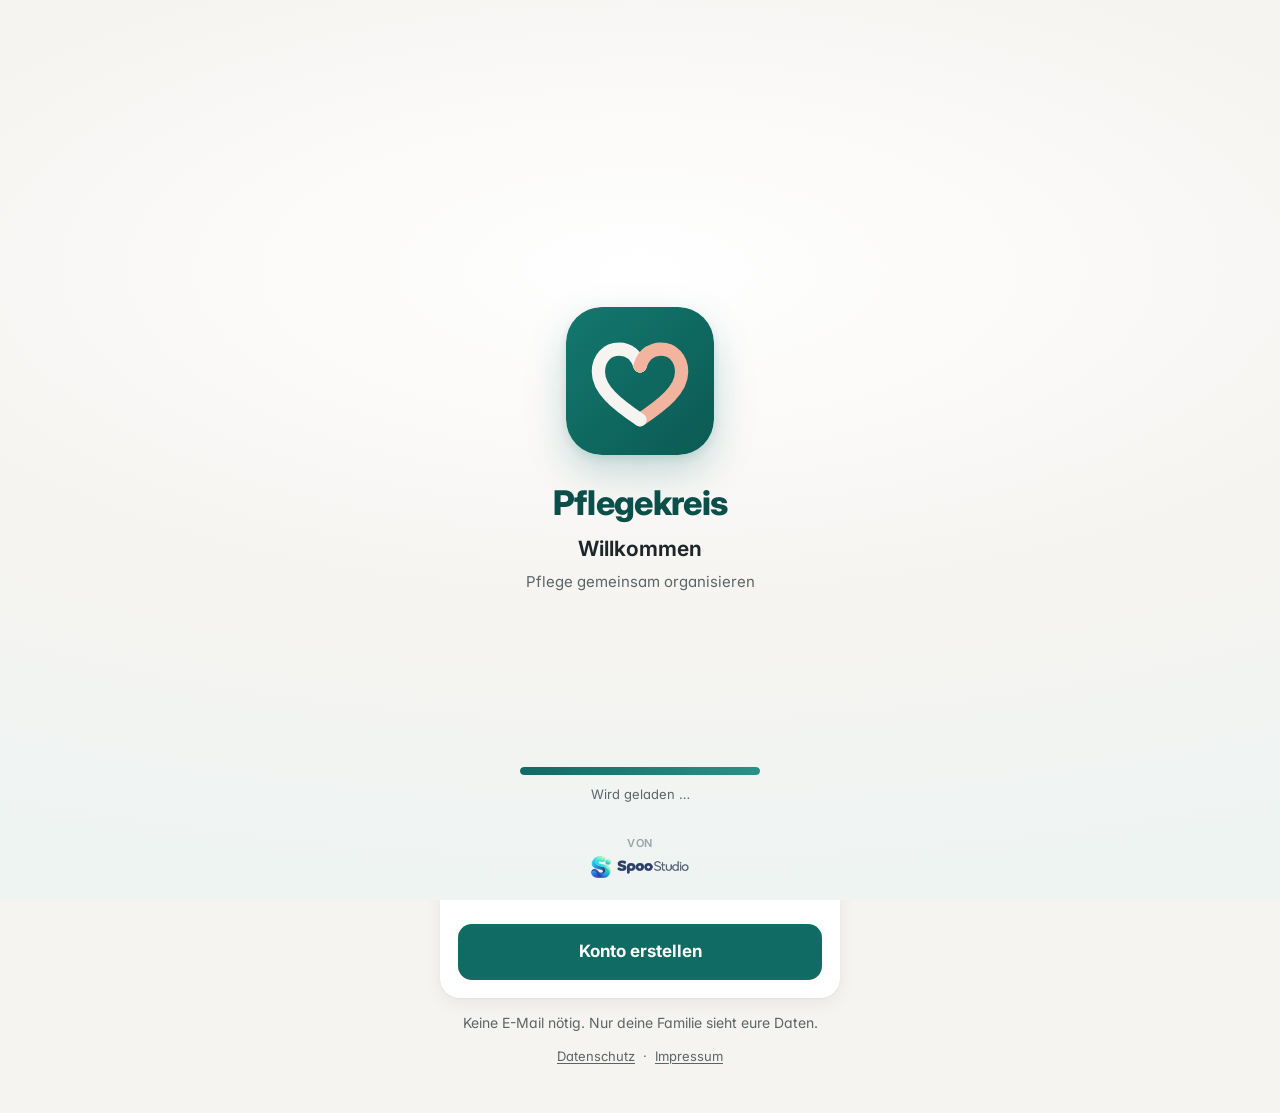
<file: index.html>
<!doctype html>
<html lang="de">
<head>
<meta charset="utf-8">
<meta name="viewport" content="width=device-width,initial-scale=1,viewport-fit=cover">
<title>Pflegekreis – Pflege gemeinsam organisieren</title>
<meta name="description" content="Pflegekreis: Familien koordinieren die Pflege ihrer Angehörigen – Aufgaben, Termine und Updates an einem Ort.">
<meta name="theme-color" content="#F6F4F1">
<link rel="manifest" href="manifest.webmanifest">
<link rel="icon" href="icons/favicon.svg?v=2" type="image/svg+xml">
<link rel="icon" href="icons/favicon-32.png?v=2" sizes="32x32" type="image/png">
<link rel="alternate icon" href="favicon.ico?v=2" sizes="16x16 32x32 48x48">
<link rel="apple-touch-icon" href="icons/apple-touch-icon.png?v=2" sizes="180x180">
<meta name="apple-mobile-web-app-capable" content="yes">
<meta name="mobile-web-app-capable" content="yes">
<meta name="apple-mobile-web-app-status-bar-style" content="default">
<meta name="apple-mobile-web-app-title" content="Pflegekreis">
<link rel="preload" href="fonts/inter-var.woff2" as="font" type="font/woff2" crossorigin>
<link rel="stylesheet" href="app.css?v=1793626260">
</head>
<body>
<div id="splash" role="status" aria-live="polite" aria-label="Pflegekreis wird geladen">
  <div class="sp-in">
    <div class="sp-logo"><img src="icons/logo.svg?v=2" alt="" width="148" height="148"></div>
    <h1 class="sp-name">Pflegekreis</h1>
    <p class="sp-hello" id="sp-hello">Willkommen</p>
    <p class="sp-sub">Pflege gemeinsam organisieren</p>
  </div>
  <div class="sp-foot"><div class="sp-bar" aria-hidden="true"><i></i></div><p class="sp-load">Wird geladen …</p></div>
  <div class="sp-by" aria-label="von Spoo Studio"><span class="sp-by-l">von</span><span class="sp-by-logo"><picture><source srcset="icons/spoo-mark.webp?v=s2" type="image/webp"><img class="sp-by-mark" src="icons/spoo-mark.png?v=s2" alt="" width="71" height="78"></picture><picture><source srcset="icons/spoo-word.webp?v=s2" type="image/webp"><img class="sp-by-word" src="icons/spoo-word.png?v=s2" alt="Spoo Studio" width="249" height="48"></picture></span></div>
</div>
<script>
/* Ladebildschirm: einmal pro App-Start, genau 2 s (Daten laden dahinter), dann sanft überblenden. Nicht bei Push-Öffnung (pf_push=1) oder Direktlink in den Chat. */
(function () {
  var d = document.getElementById("splash"), q = location.search, h = location.hash || "";
  if (/^#\/chat/.test(h) || /[?&]pf_push=1/.test(q) || /[?&]nosplash\b/.test(q)) { d.parentNode.removeChild(d); return; }
  try { var n = localStorage.getItem("pf-name"); if (n) document.getElementById("sp-hello").textContent = "Willkommen, " + n; } catch (e) {}
  document.documentElement.classList.add("splashing");
  window.PF_SPLASH = { t0: performance.now(), dur: 2000 };
  setTimeout(function () {
    d.classList.add("out"); document.documentElement.classList.remove("splashing");
    setTimeout(function () { if (d.parentNode) d.parentNode.removeChild(d); }, 600);
  }, window.PF_SPLASH.dur);
})();
</script>
<div id="app"><div class="boot"><img src="icons/logo.svg?v=2" alt="" width="72" height="72"><p>Pflegekreis wird geladen …</p></div></div>
<div id="toasts" aria-live="polite"></div>
<script src="config.js?v=1793626260"></script>
<script src="vendor/supabase.js"></script>
<script src="demo.js?v=1793626260"></script>
<script src="partners.js?v=1793626260"></script>
<script src="app.js?v=1793626260"></script>
</body>
</html>
</file>
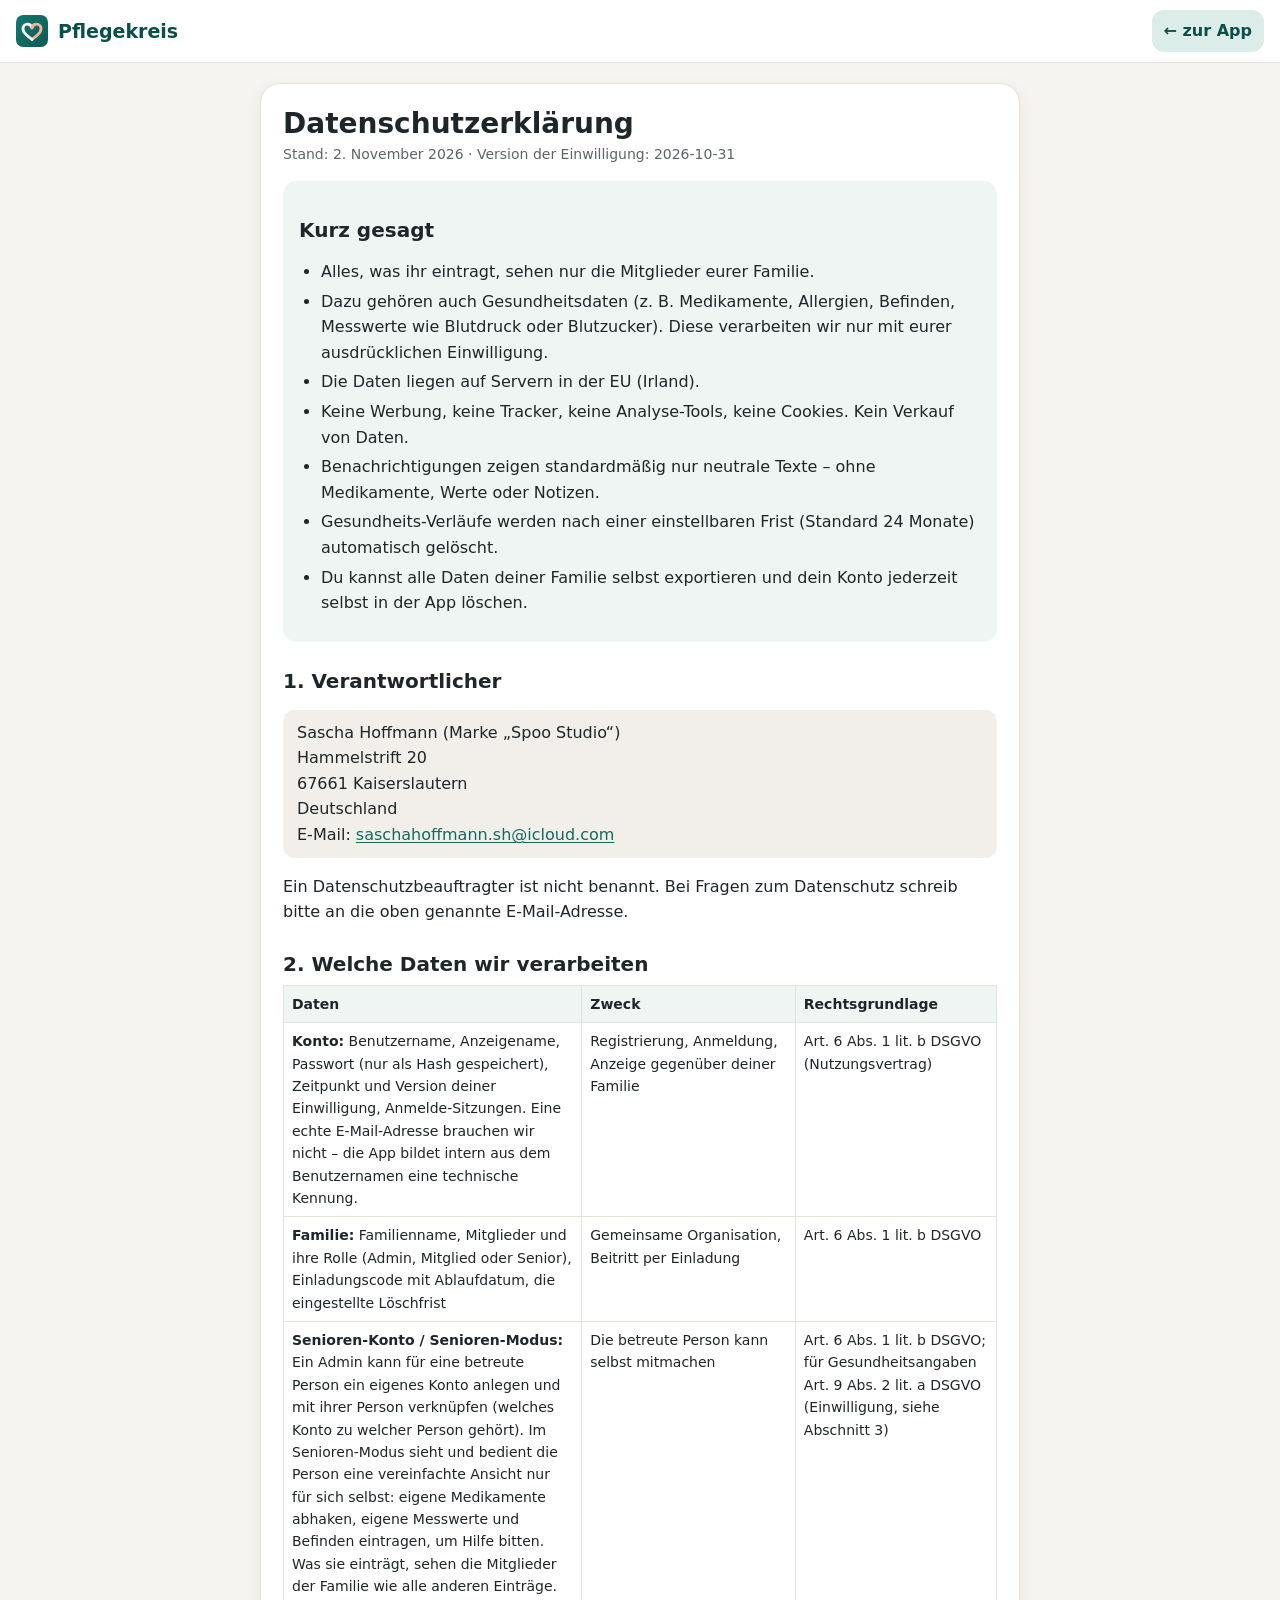
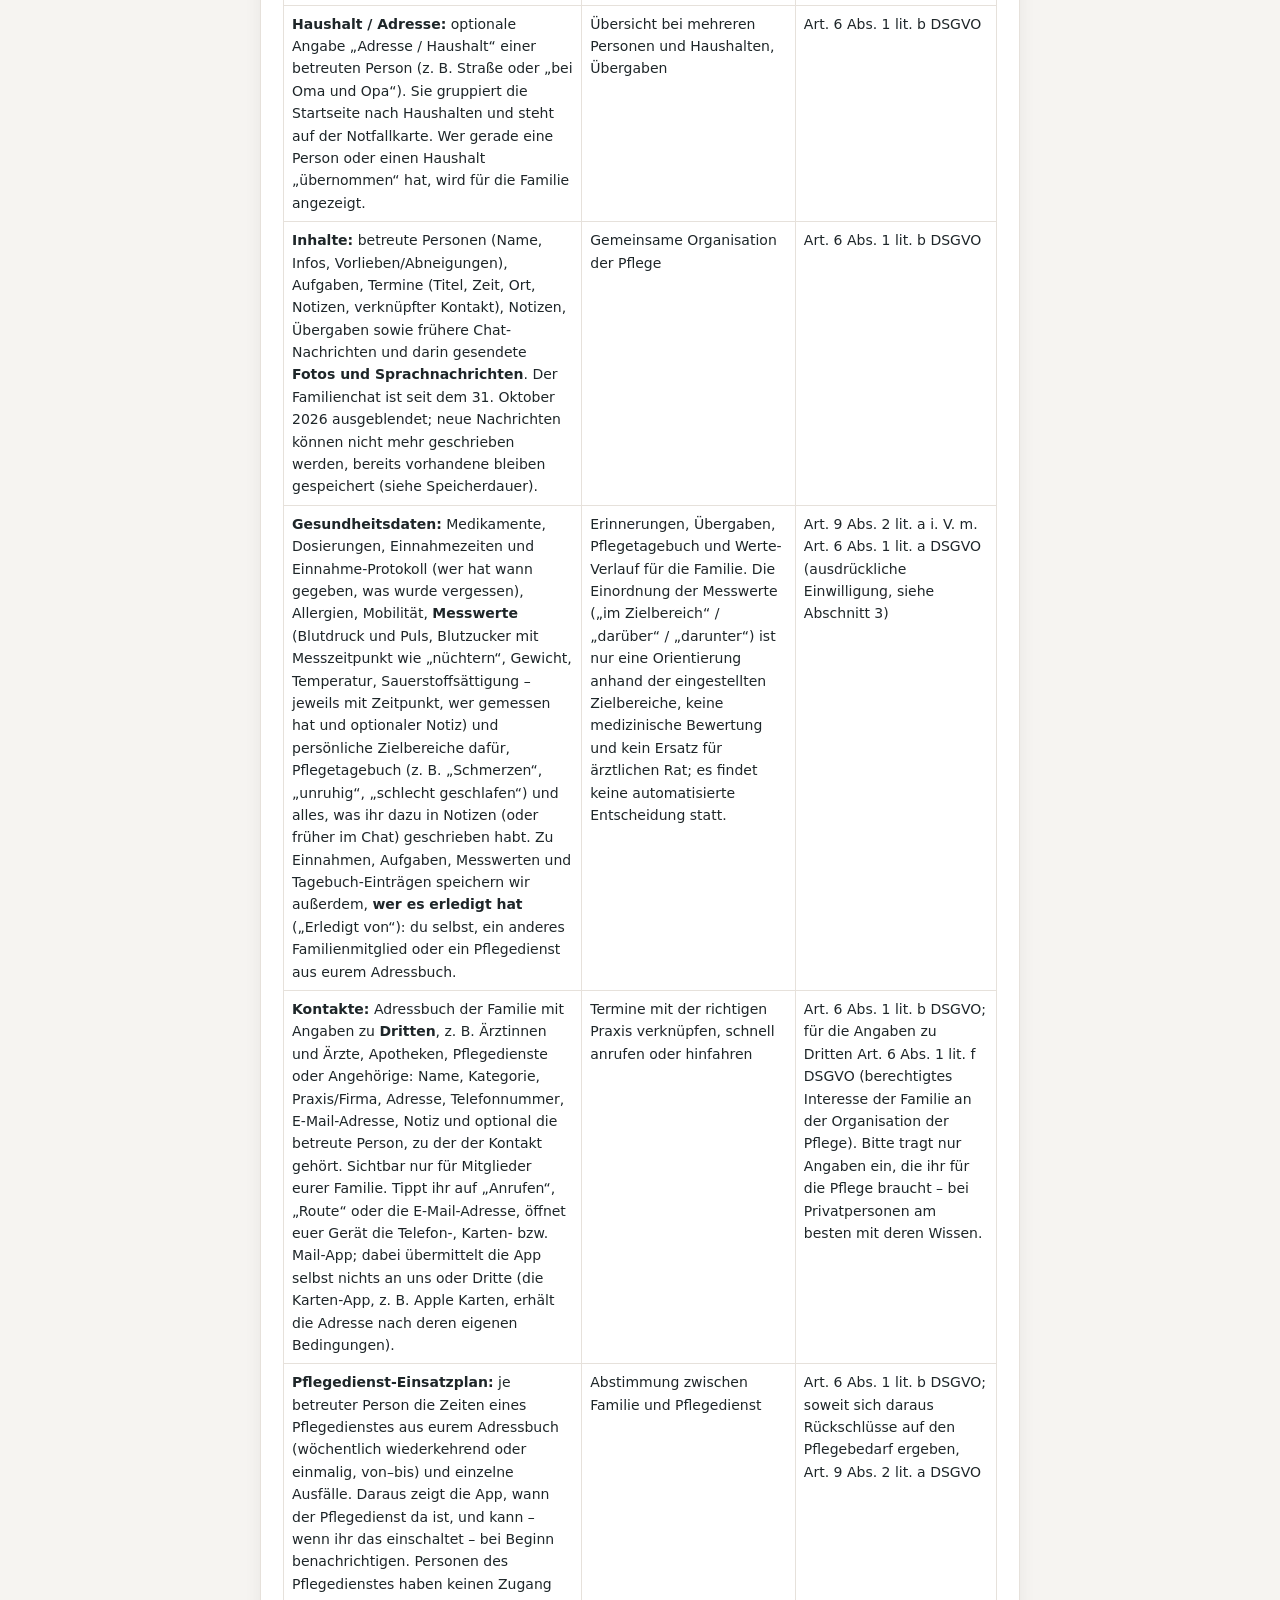
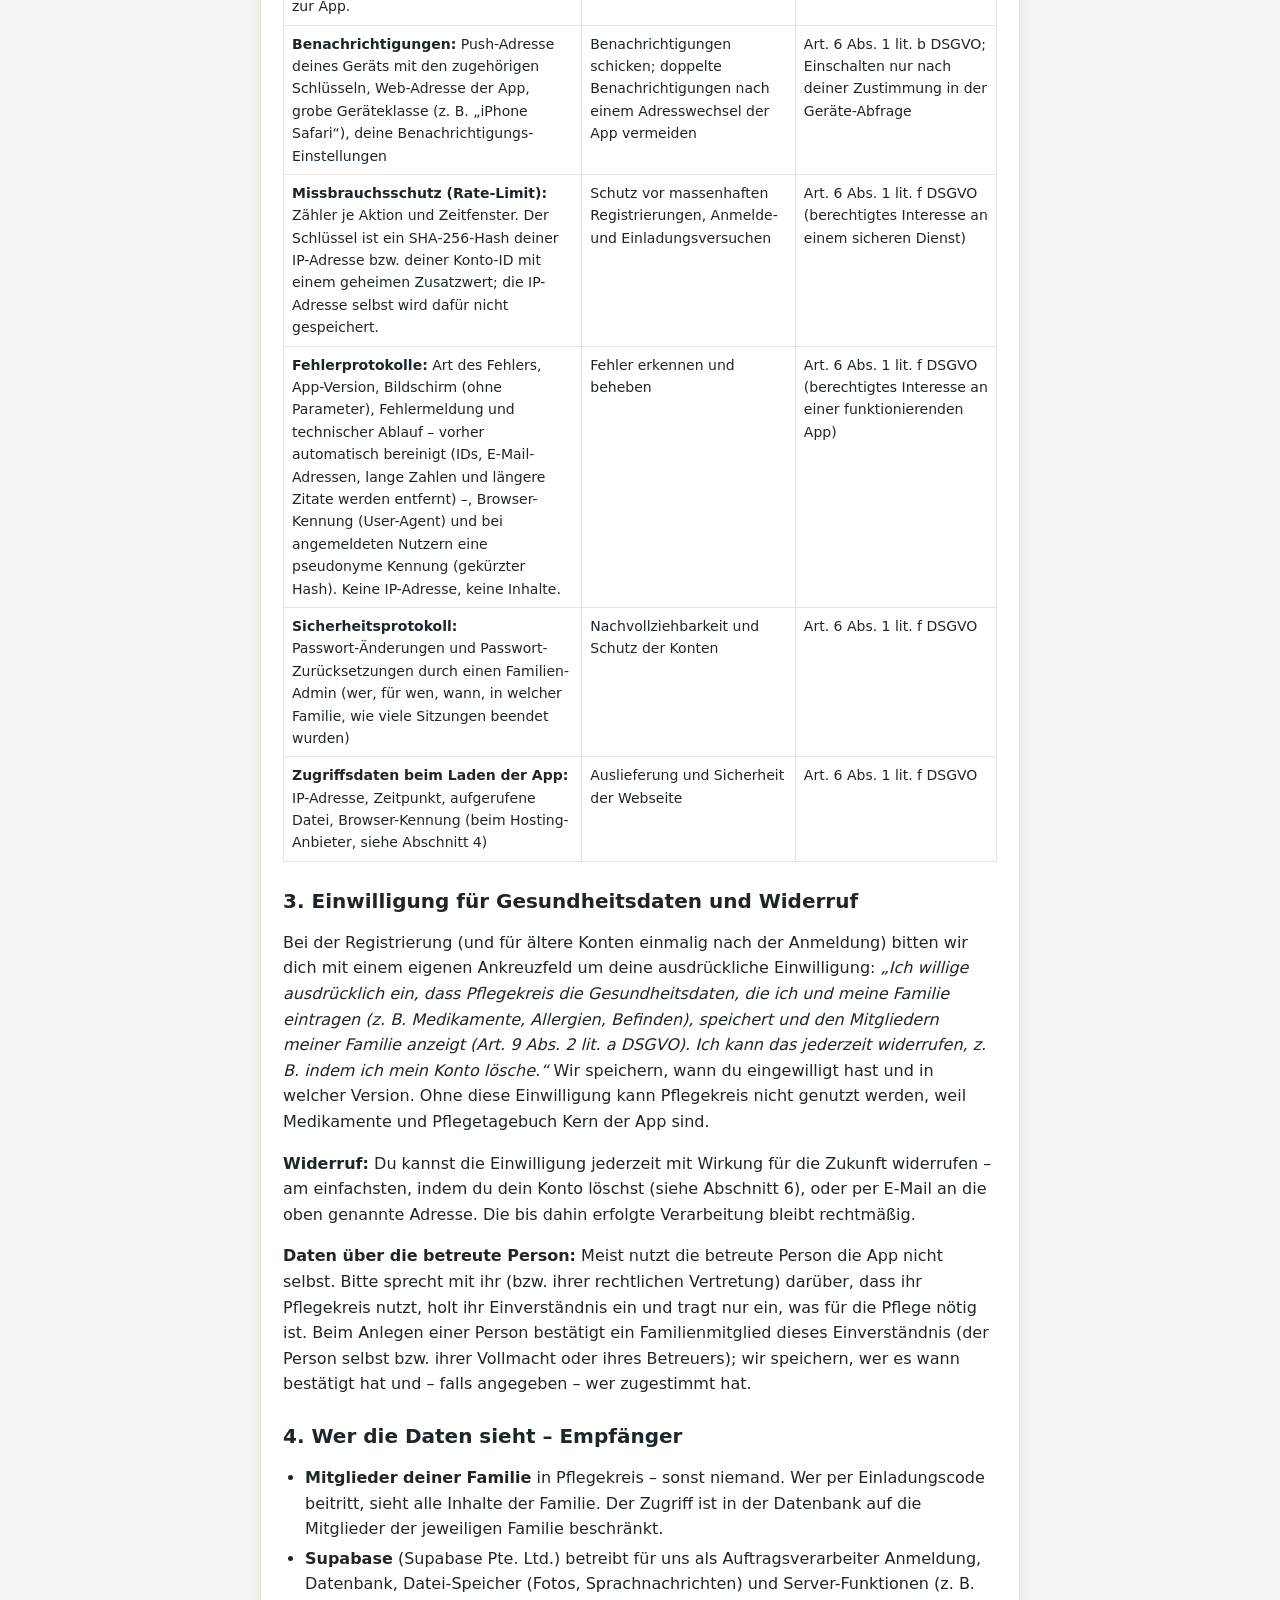
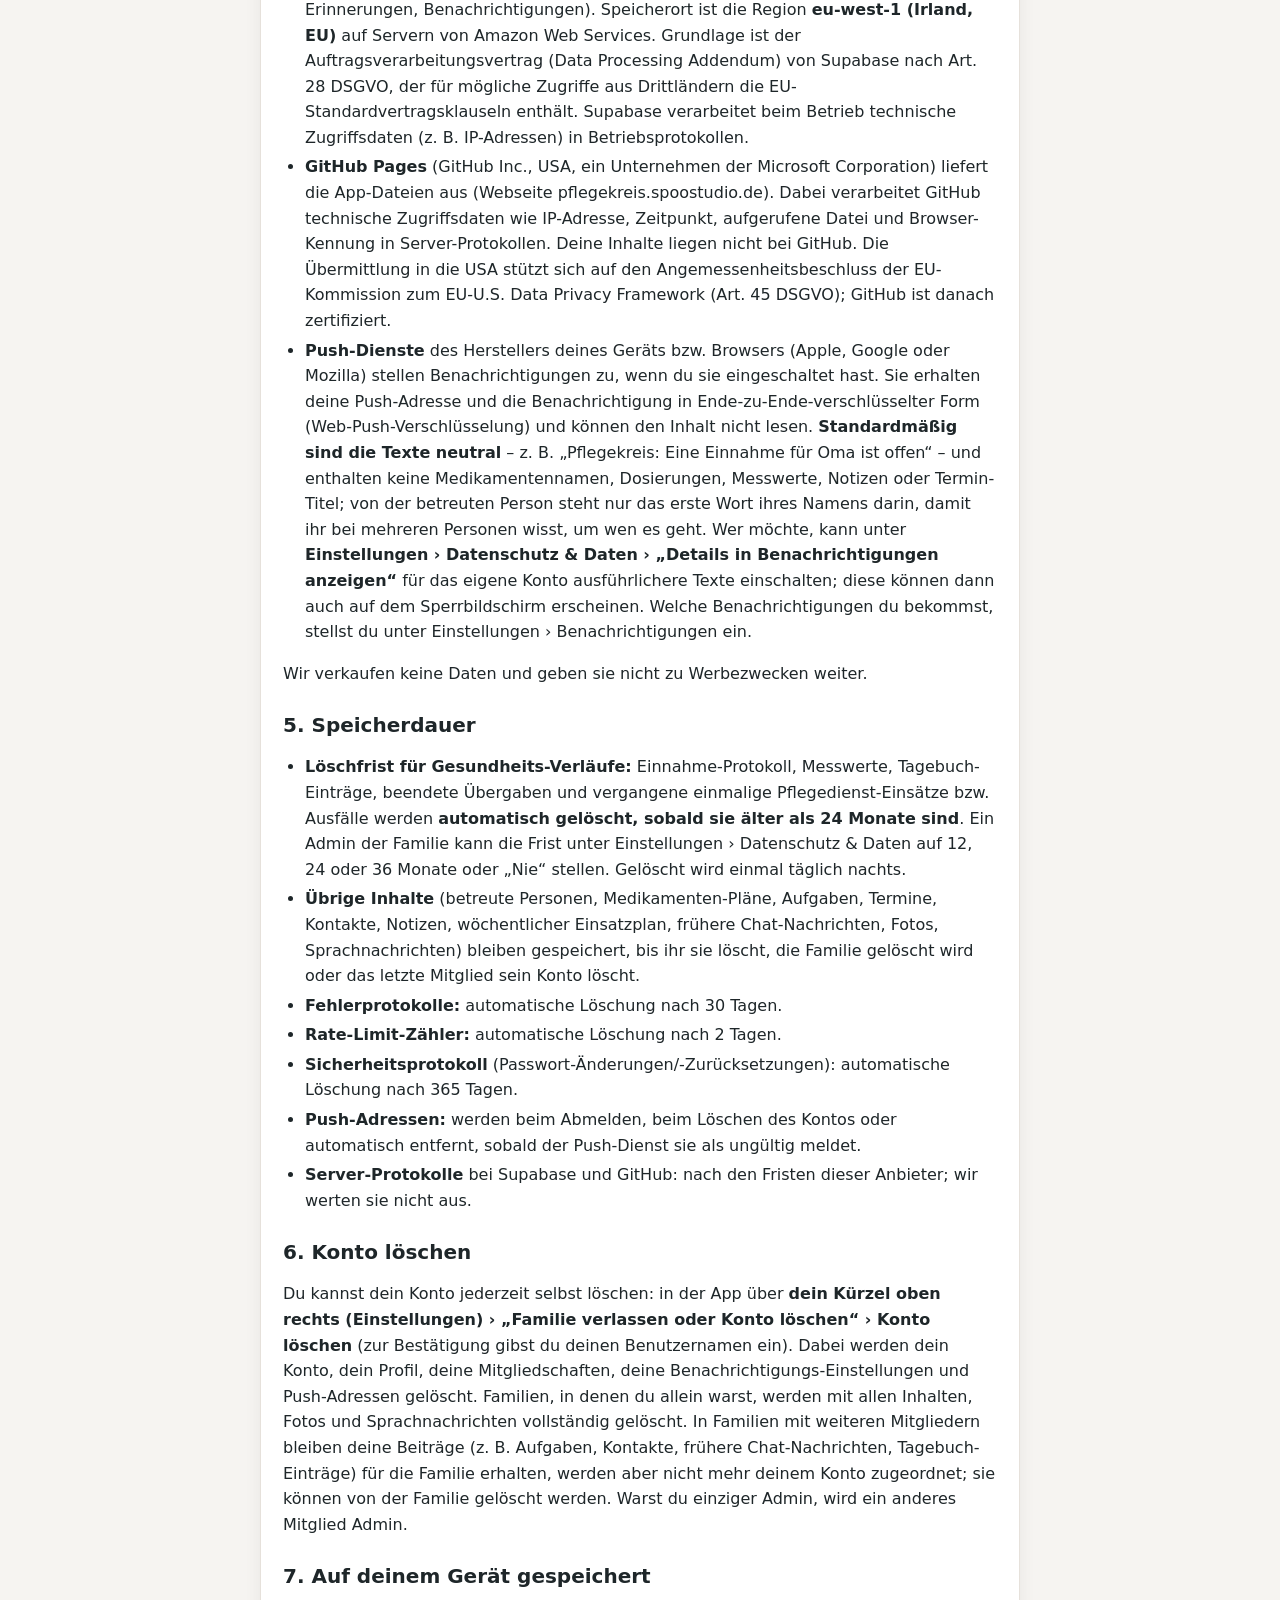
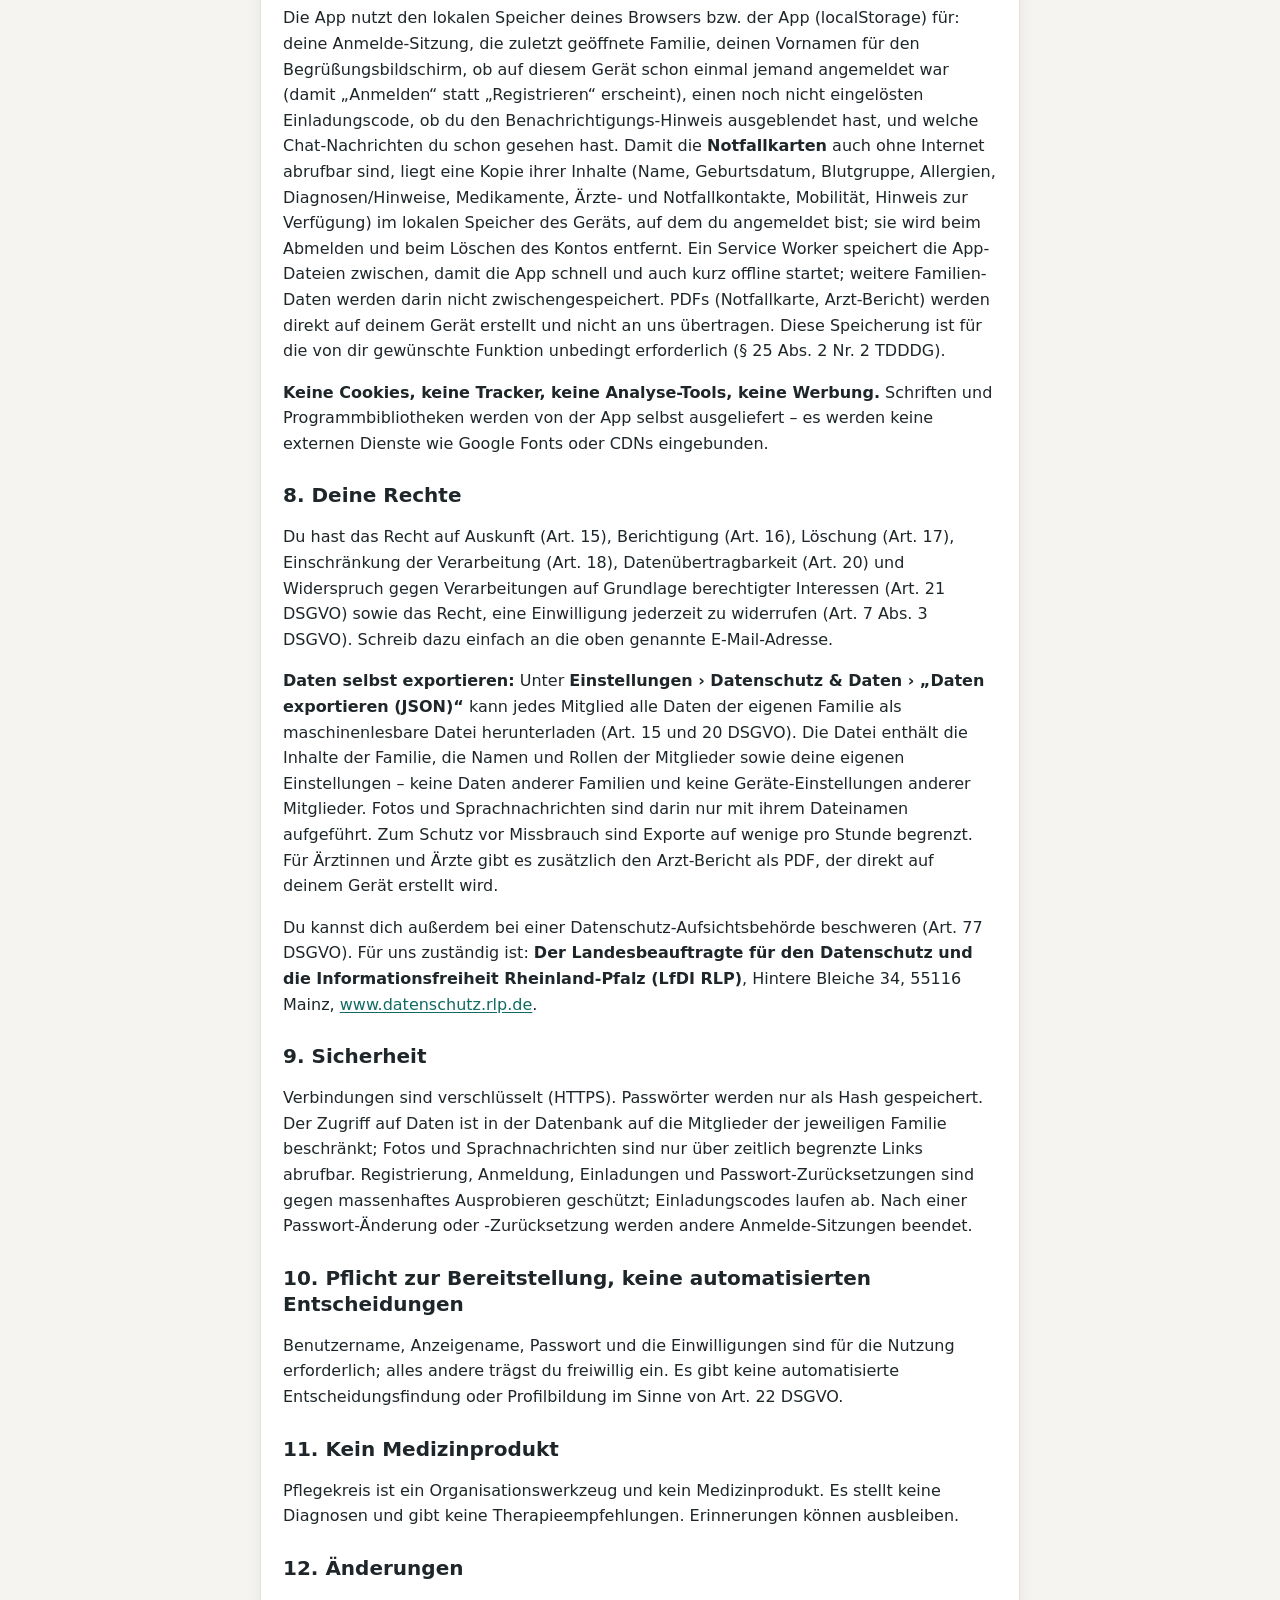
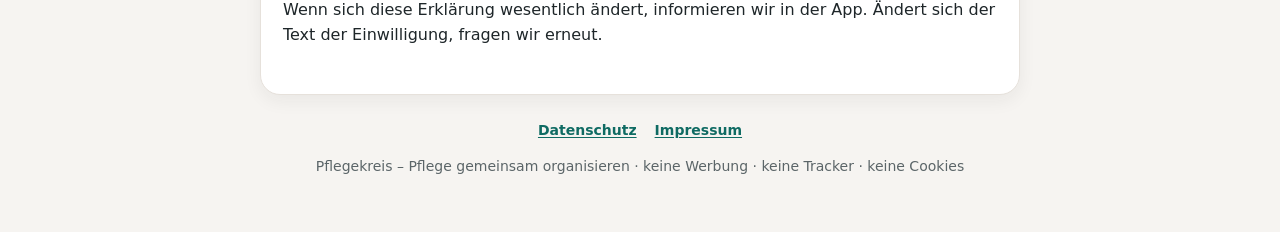
<file: datenschutz.html>
<!doctype html>
<html lang="de"><head><meta charset="utf-8"><meta name="viewport" content="width=device-width,initial-scale=1,viewport-fit=cover">
<title>Datenschutz – Pflegekreis</title><meta name="robots" content="noindex">
<meta name="theme-color" content="#F6F4F1"><link rel="icon" href="icons/favicon.svg" type="image/svg+xml"><link rel="stylesheet" href="legal.css?v=2"></head>
<body><header class="lh"><a href="./" class="home"><img src="icons/logo.svg" alt="" width="32" height="32"><span>Pflegekreis</span></a><a href="./" class="back">← zur App</a></header>
<main class="lm">
<h1>Datenschutzerklärung</h1><p class="stand">Stand: 2. November 2026 · Version der Einwilligung: 2026-10-31</p>
<div class="tldr"><h2>Kurz gesagt</h2><ul>
<li>Alles, was ihr eintragt, sehen nur die Mitglieder eurer Familie.</li>
<li>Dazu gehören auch Gesundheitsdaten (z. B. Medikamente, Allergien, Befinden, Messwerte wie Blutdruck oder Blutzucker). Diese verarbeiten wir nur mit eurer ausdrücklichen Einwilligung.</li>
<li>Die Daten liegen auf Servern in der EU (Irland).</li>
<li>Keine Werbung, keine Tracker, keine Analyse-Tools, keine Cookies. Kein Verkauf von Daten.</li>
<li>Benachrichtigungen zeigen standardmäßig nur neutrale Texte – ohne Medikamente, Werte oder Notizen.</li>
<li>Gesundheits-Verläufe werden nach einer einstellbaren Frist (Standard 24 Monate) automatisch gelöscht.</li>
<li>Du kannst alle Daten deiner Familie selbst exportieren und dein Konto jederzeit selbst in der App löschen.</li></ul></div>

<h2>1. Verantwortlicher</h2>
<p class="addr">Sascha Hoffmann (Marke „Spoo Studio“)<br>Hammelstrift 20<br>67661 Kaiserslautern<br>Deutschland<br>E-Mail: <a href="mailto:saschahoffmann.sh@icloud.com">saschahoffmann.sh@icloud.com</a></p>
<p>Ein Datenschutzbeauftragter ist nicht benannt. Bei Fragen zum Datenschutz schreib bitte an die oben genannte E-Mail-Adresse.</p>

<h2>2. Welche Daten wir verarbeiten</h2>
<table class="tbl"><tr><th>Daten</th><th>Zweck</th><th>Rechtsgrundlage</th></tr>
<tr><td><b>Konto:</b> Benutzername, Anzeigename, Passwort (nur als Hash gespeichert), Zeitpunkt und Version deiner Einwilligung, Anmelde-Sitzungen. Eine echte E-Mail-Adresse brauchen wir nicht – die App bildet intern aus dem Benutzernamen eine technische Kennung.</td><td>Registrierung, Anmeldung, Anzeige gegenüber deiner Familie</td><td>Art. 6 Abs. 1 lit. b DSGVO (Nutzungsvertrag)</td></tr>
<tr><td><b>Familie:</b> Familienname, Mitglieder und ihre Rolle (Admin, Mitglied oder Senior), Einladungscode mit Ablaufdatum, die eingestellte Löschfrist</td><td>Gemeinsame Organisation, Beitritt per Einladung</td><td>Art. 6 Abs. 1 lit. b DSGVO</td></tr>
<tr><td><b>Senioren-Konto / Senioren-Modus:</b> Ein Admin kann für eine betreute Person ein eigenes Konto anlegen und mit ihrer Person verknüpfen (welches Konto zu welcher Person gehört). Im Senioren-Modus sieht und bedient die Person eine vereinfachte Ansicht nur für sich selbst: eigene Medikamente abhaken, eigene Messwerte und Befinden eintragen, um Hilfe bitten. Was sie einträgt, sehen die Mitglieder der Familie wie alle anderen Einträge.</td><td>Die betreute Person kann selbst mitmachen</td><td>Art. 6 Abs. 1 lit. b DSGVO; für Gesundheitsangaben Art. 9 Abs. 2 lit. a DSGVO (Einwilligung, siehe Abschnitt 3)</td></tr>
<tr><td><b>Haushalt / Adresse:</b> optionale Angabe „Adresse / Haushalt“ einer betreuten Person (z. B. Straße oder „bei Oma und Opa“). Sie gruppiert die Startseite nach Haushalten und steht auf der Notfallkarte. Wer gerade eine Person oder einen Haushalt „übernommen“ hat, wird für die Familie angezeigt.</td><td>Übersicht bei mehreren Personen und Haushalten, Übergaben</td><td>Art. 6 Abs. 1 lit. b DSGVO</td></tr>
<tr><td><b>Inhalte:</b> betreute Personen (Name, Infos, Vorlieben/Abneigungen), Aufgaben, Termine (Titel, Zeit, Ort, Notizen, verknüpfter Kontakt), Notizen, Übergaben sowie frühere Chat-Nachrichten und darin gesendete <b>Fotos und Sprachnachrichten</b>. Der Familienchat ist seit dem 31. Oktober 2026 ausgeblendet; neue Nachrichten können nicht mehr geschrieben werden, bereits vorhandene bleiben gespeichert (siehe Speicherdauer).</td><td>Gemeinsame Organisation der Pflege</td><td>Art. 6 Abs. 1 lit. b DSGVO</td></tr>
<tr><td><b>Gesundheitsdaten:</b> Medikamente, Dosierungen, Einnahmezeiten und Einnahme-Protokoll (wer hat wann gegeben, was wurde vergessen), Allergien, Mobilität, <b>Messwerte</b> (Blutdruck und Puls, Blutzucker mit Messzeitpunkt wie „nüchtern“, Gewicht, Temperatur, Sauerstoffsättigung – jeweils mit Zeitpunkt, wer gemessen hat und optionaler Notiz) und persönliche Zielbereiche dafür, Pflegetagebuch (z. B. „Schmerzen“, „unruhig“, „schlecht geschlafen“) und alles, was ihr dazu in Notizen (oder früher im Chat) geschrieben habt. Zu Einnahmen, Aufgaben, Messwerten und Tagebuch-Einträgen speichern wir außerdem, <b>wer es erledigt hat</b> („Erledigt von“): du selbst, ein anderes Familienmitglied oder ein Pflegedienst aus eurem Adressbuch.</td><td>Erinnerungen, Übergaben, Pflegetagebuch und Werte-Verlauf für die Familie. Die Einordnung der Messwerte („im Zielbereich“ / „darüber“ / „darunter“) ist nur eine Orientierung anhand der eingestellten Zielbereiche, keine medizinische Bewertung und kein Ersatz für ärztlichen Rat; es findet keine automatisierte Entscheidung statt.</td><td>Art. 9 Abs. 2 lit. a i. V. m. Art. 6 Abs. 1 lit. a DSGVO (ausdrückliche Einwilligung, siehe Abschnitt 3)</td></tr>
<tr><td><b>Kontakte:</b> Adressbuch der Familie mit Angaben zu <b>Dritten</b>, z. B. Ärztinnen und Ärzte, Apotheken, Pflegedienste oder Angehörige: Name, Kategorie, Praxis/Firma, Adresse, Telefonnummer, E-Mail-Adresse, Notiz und optional die betreute Person, zu der der Kontakt gehört. Sichtbar nur für Mitglieder eurer Familie. Tippt ihr auf „Anrufen“, „Route“ oder die E-Mail-Adresse, öffnet euer Gerät die Telefon-, Karten- bzw. Mail-App; dabei übermittelt die App selbst nichts an uns oder Dritte (die Karten-App, z. B. Apple Karten, erhält die Adresse nach deren eigenen Bedingungen).</td><td>Termine mit der richtigen Praxis verknüpfen, schnell anrufen oder hinfahren</td><td>Art. 6 Abs. 1 lit. b DSGVO; für die Angaben zu Dritten Art. 6 Abs. 1 lit. f DSGVO (berechtigtes Interesse der Familie an der Organisation der Pflege). Bitte tragt nur Angaben ein, die ihr für die Pflege braucht – bei Privatpersonen am besten mit deren Wissen.</td></tr>
<tr><td><b>Pflegedienst-Einsatzplan:</b> je betreuter Person die Zeiten eines Pflegedienstes aus eurem Adressbuch (wöchentlich wiederkehrend oder einmalig, von–bis) und einzelne Ausfälle. Daraus zeigt die App, wann der Pflegedienst da ist, und kann – wenn ihr das einschaltet – bei Beginn benachrichtigen. Personen des Pflegedienstes haben keinen Zugang zur App.</td><td>Abstimmung zwischen Familie und Pflegedienst</td><td>Art. 6 Abs. 1 lit. b DSGVO; soweit sich daraus Rückschlüsse auf den Pflegebedarf ergeben, Art. 9 Abs. 2 lit. a DSGVO</td></tr>
<tr><td><b>Benachrichtigungen:</b> Push-Adresse deines Geräts mit den zugehörigen Schlüsseln, Web-Adresse der App, grobe Geräteklasse (z. B. „iPhone Safari“), deine Benachrichtigungs-Einstellungen</td><td>Benachrichtigungen schicken; doppelte Benachrichtigungen nach einem Adresswechsel der App vermeiden</td><td>Art. 6 Abs. 1 lit. b DSGVO; Einschalten nur nach deiner Zustimmung in der Geräte-Abfrage</td></tr>
<tr><td><b>Missbrauchsschutz (Rate-Limit):</b> Zähler je Aktion und Zeitfenster. Der Schlüssel ist ein SHA-256-Hash deiner IP-Adresse bzw. deiner Konto-ID mit einem geheimen Zusatzwert; die IP-Adresse selbst wird dafür nicht gespeichert.</td><td>Schutz vor massenhaften Registrierungen, Anmelde- und Einladungsversuchen</td><td>Art. 6 Abs. 1 lit. f DSGVO (berechtigtes Interesse an einem sicheren Dienst)</td></tr>
<tr><td><b>Fehlerprotokolle:</b> Art des Fehlers, App-Version, Bildschirm (ohne Parameter), Fehlermeldung und technischer Ablauf – vorher automatisch bereinigt (IDs, E-Mail-Adressen, lange Zahlen und längere Zitate werden entfernt) –, Browser-Kennung (User-Agent) und bei angemeldeten Nutzern eine pseudonyme Kennung (gekürzter Hash). Keine IP-Adresse, keine Inhalte.</td><td>Fehler erkennen und beheben</td><td>Art. 6 Abs. 1 lit. f DSGVO (berechtigtes Interesse an einer funktionierenden App)</td></tr>
<tr><td><b>Sicherheitsprotokoll:</b> Passwort-Änderungen und Passwort-Zurücksetzungen durch einen Familien-Admin (wer, für wen, wann, in welcher Familie, wie viele Sitzungen beendet wurden)</td><td>Nachvollziehbarkeit und Schutz der Konten</td><td>Art. 6 Abs. 1 lit. f DSGVO</td></tr>
<tr><td><b>Zugriffsdaten beim Laden der App:</b> IP-Adresse, Zeitpunkt, aufgerufene Datei, Browser-Kennung (beim Hosting-Anbieter, siehe Abschnitt 4)</td><td>Auslieferung und Sicherheit der Webseite</td><td>Art. 6 Abs. 1 lit. f DSGVO</td></tr></table>

<h2>3. Einwilligung für Gesundheitsdaten und Widerruf</h2>
<p>Bei der Registrierung (und für ältere Konten einmalig nach der Anmeldung) bitten wir dich mit einem eigenen Ankreuzfeld um deine ausdrückliche Einwilligung: <i>„Ich willige ausdrücklich ein, dass Pflegekreis die Gesundheitsdaten, die ich und meine Familie eintragen (z. B. Medikamente, Allergien, Befinden), speichert und den Mitgliedern meiner Familie anzeigt (Art. 9 Abs. 2 lit. a DSGVO). Ich kann das jederzeit widerrufen, z. B. indem ich mein Konto lösche.“</i> Wir speichern, wann du eingewilligt hast und in welcher Version. Ohne diese Einwilligung kann Pflegekreis nicht genutzt werden, weil Medikamente und Pflegetagebuch Kern der App sind.</p>
<p><b>Widerruf:</b> Du kannst die Einwilligung jederzeit mit Wirkung für die Zukunft widerrufen – am einfachsten, indem du dein Konto löschst (siehe Abschnitt 6), oder per E-Mail an die oben genannte Adresse. Die bis dahin erfolgte Verarbeitung bleibt rechtmäßig.</p>
<p><b>Daten über die betreute Person:</b> Meist nutzt die betreute Person die App nicht selbst. Bitte sprecht mit ihr (bzw. ihrer rechtlichen Vertretung) darüber, dass ihr Pflegekreis nutzt, holt ihr Einverständnis ein und tragt nur ein, was für die Pflege nötig ist. Beim Anlegen einer Person bestätigt ein Familienmitglied dieses Einverständnis (der Person selbst bzw. ihrer Vollmacht oder ihres Betreuers); wir speichern, wer es wann bestätigt hat und – falls angegeben – wer zugestimmt hat.</p>

<h2>4. Wer die Daten sieht – Empfänger</h2>
<ul><li><b>Mitglieder deiner Familie</b> in Pflegekreis – sonst niemand. Wer per Einladungscode beitritt, sieht alle Inhalte der Familie. Der Zugriff ist in der Datenbank auf die Mitglieder der jeweiligen Familie beschränkt.</li>
<li><b>Supabase</b> (Supabase Pte. Ltd.) betreibt für uns als Auftragsverarbeiter Anmeldung, Datenbank, Datei-Speicher (Fotos, Sprachnachrichten) und Server-Funktionen (z. B. Erinnerungen, Benachrichtigungen). Speicherort ist die Region <b>eu-west-1 (Irland, EU)</b> auf Servern von Amazon Web Services. Grundlage ist der Auftragsverarbeitungsvertrag (Data Processing Addendum) von Supabase nach Art. 28 DSGVO, der für mögliche Zugriffe aus Drittländern die EU-Standardvertragsklauseln enthält. Supabase verarbeitet beim Betrieb technische Zugriffsdaten (z. B. IP-Adressen) in Betriebsprotokollen.</li>
<li><b>GitHub Pages</b> (GitHub Inc., USA, ein Unternehmen der Microsoft Corporation) liefert die App-Dateien aus (Webseite pflegekreis.spoostudio.de). Dabei verarbeitet GitHub technische Zugriffsdaten wie IP-Adresse, Zeitpunkt, aufgerufene Datei und Browser-Kennung in Server-Protokollen. Deine Inhalte liegen nicht bei GitHub. Die Übermittlung in die USA stützt sich auf den Angemessenheitsbeschluss der EU-Kommission zum EU-U.S. Data Privacy Framework (Art. 45 DSGVO); GitHub ist danach zertifiziert.</li>
<li><b>Push-Dienste</b> des Herstellers deines Geräts bzw. Browsers (Apple, Google oder Mozilla) stellen Benachrichtigungen zu, wenn du sie eingeschaltet hast. Sie erhalten deine Push-Adresse und die Benachrichtigung in Ende-zu-Ende-verschlüsselter Form (Web-Push-Verschlüsselung) und können den Inhalt nicht lesen. <b>Standardmäßig sind die Texte neutral</b> – z. B. „Pflegekreis: Eine Einnahme für Oma ist offen“ – und enthalten keine Medikamentennamen, Dosierungen, Messwerte, Notizen oder Termin-Titel; von der betreuten Person steht nur das erste Wort ihres Namens darin, damit ihr bei mehreren Personen wisst, um wen es geht. Wer möchte, kann unter <b>Einstellungen › Datenschutz &amp; Daten › „Details in Benachrichtigungen anzeigen“</b> für das eigene Konto ausführlichere Texte einschalten; diese können dann auch auf dem Sperrbildschirm erscheinen. Welche Benachrichtigungen du bekommst, stellst du unter Einstellungen › Benachrichtigungen ein.</li></ul>
<p>Wir verkaufen keine Daten und geben sie nicht zu Werbezwecken weiter.</p>

<h2>5. Speicherdauer</h2>
<ul><li><b>Löschfrist für Gesundheits-Verläufe:</b> Einnahme-Protokoll, Messwerte, Tagebuch-Einträge, beendete Übergaben und vergangene einmalige Pflegedienst-Einsätze bzw. Ausfälle werden <b>automatisch gelöscht, sobald sie älter als 24 Monate sind</b>. Ein Admin der Familie kann die Frist unter Einstellungen › Datenschutz &amp; Daten auf 12, 24 oder 36 Monate oder „Nie“ stellen. Gelöscht wird einmal täglich nachts.</li>
<li><b>Übrige Inhalte</b> (betreute Personen, Medikamenten-Pläne, Aufgaben, Termine, Kontakte, Notizen, wöchentlicher Einsatzplan, frühere Chat-Nachrichten, Fotos, Sprachnachrichten) bleiben gespeichert, bis ihr sie löscht, die Familie gelöscht wird oder das letzte Mitglied sein Konto löscht.</li>
<li><b>Fehlerprotokolle:</b> automatische Löschung nach 30 Tagen.</li>
<li><b>Rate-Limit-Zähler:</b> automatische Löschung nach 2 Tagen.</li>
<li><b>Sicherheitsprotokoll</b> (Passwort-Änderungen/-Zurücksetzungen): automatische Löschung nach 365 Tagen.</li>
<li><b>Push-Adressen:</b> werden beim Abmelden, beim Löschen des Kontos oder automatisch entfernt, sobald der Push-Dienst sie als ungültig meldet.</li>
<li><b>Server-Protokolle</b> bei Supabase und GitHub: nach den Fristen dieser Anbieter; wir werten sie nicht aus.</li></ul>

<h2>6. Konto löschen</h2>
<p>Du kannst dein Konto jederzeit selbst löschen: in der App über <b>dein Kürzel oben rechts (Einstellungen) › „Familie verlassen oder Konto löschen“ › Konto löschen</b> (zur Bestätigung gibst du deinen Benutzernamen ein). Dabei werden dein Konto, dein Profil, deine Mitgliedschaften, deine Benachrichtigungs-Einstellungen und Push-Adressen gelöscht. Familien, in denen du allein warst, werden mit allen Inhalten, Fotos und Sprachnachrichten vollständig gelöscht. In Familien mit weiteren Mitgliedern bleiben deine Beiträge (z. B. Aufgaben, Kontakte, frühere Chat-Nachrichten, Tagebuch-Einträge) für die Familie erhalten, werden aber nicht mehr deinem Konto zugeordnet; sie können von der Familie gelöscht werden. Warst du einziger Admin, wird ein anderes Mitglied Admin.</p>

<h2>7. Auf deinem Gerät gespeichert</h2>
<p>Die App nutzt den lokalen Speicher deines Browsers bzw. der App (localStorage) für: deine Anmelde-Sitzung, die zuletzt geöffnete Familie, deinen Vornamen für den Begrüßungsbildschirm, ob auf diesem Gerät schon einmal jemand angemeldet war (damit „Anmelden“ statt „Registrieren“ erscheint), einen noch nicht eingelösten Einladungscode, ob du den Benachrichtigungs-Hinweis ausgeblendet hast, und welche Chat-Nachrichten du schon gesehen hast. Damit die <b>Notfallkarten</b> auch ohne Internet abrufbar sind, liegt eine Kopie ihrer Inhalte (Name, Geburtsdatum, Blutgruppe, Allergien, Diagnosen/Hinweise, Medikamente, Ärzte- und Notfallkontakte, Mobilität, Hinweis zur Verfügung) im lokalen Speicher des Geräts, auf dem du angemeldet bist; sie wird beim Abmelden und beim Löschen des Kontos entfernt. Ein Service Worker speichert die App-Dateien zwischen, damit die App schnell und auch kurz offline startet; weitere Familien-Daten werden darin nicht zwischengespeichert. PDFs (Notfallkarte, Arzt-Bericht) werden direkt auf deinem Gerät erstellt und nicht an uns übertragen. Diese Speicherung ist für die von dir gewünschte Funktion unbedingt erforderlich (§ 25 Abs. 2 Nr. 2 TDDDG).</p>
<p><b>Keine Cookies, keine Tracker, keine Analyse-Tools, keine Werbung.</b> Schriften und Programmbibliotheken werden von der App selbst ausgeliefert – es werden keine externen Dienste wie Google Fonts oder CDNs eingebunden.</p>

<h2>8. Deine Rechte</h2>
<p>Du hast das Recht auf Auskunft (Art. 15), Berichtigung (Art. 16), Löschung (Art. 17), Einschränkung der Verarbeitung (Art. 18), Datenübertragbarkeit (Art. 20) und Widerspruch gegen Verarbeitungen auf Grundlage berechtigter Interessen (Art. 21 DSGVO) sowie das Recht, eine Einwilligung jederzeit zu widerrufen (Art. 7 Abs. 3 DSGVO). Schreib dazu einfach an die oben genannte E-Mail-Adresse.</p>
<p><b>Daten selbst exportieren:</b> Unter <b>Einstellungen › Datenschutz &amp; Daten › „Daten exportieren (JSON)“</b> kann jedes Mitglied alle Daten der eigenen Familie als maschinenlesbare Datei herunterladen (Art. 15 und 20 DSGVO). Die Datei enthält die Inhalte der Familie, die Namen und Rollen der Mitglieder sowie deine eigenen Einstellungen – keine Daten anderer Familien und keine Geräte-Einstellungen anderer Mitglieder. Fotos und Sprachnachrichten sind darin nur mit ihrem Dateinamen aufgeführt. Zum Schutz vor Missbrauch sind Exporte auf wenige pro Stunde begrenzt. Für Ärztinnen und Ärzte gibt es zusätzlich den Arzt-Bericht als PDF, der direkt auf deinem Gerät erstellt wird.</p>
<p>Du kannst dich außerdem bei einer Datenschutz-Aufsichtsbehörde beschweren (Art. 77 DSGVO). Für uns zuständig ist: <b>Der Landesbeauftragte für den Datenschutz und die Informationsfreiheit Rheinland-Pfalz (LfDI RLP)</b>, Hintere Bleiche 34, 55116 Mainz, <a href="https://www.datenschutz.rlp.de" target="_blank" rel="noopener">www.datenschutz.rlp.de</a>.</p>

<h2>9. Sicherheit</h2>
<p>Verbindungen sind verschlüsselt (HTTPS). Passwörter werden nur als Hash gespeichert. Der Zugriff auf Daten ist in der Datenbank auf die Mitglieder der jeweiligen Familie beschränkt; Fotos und Sprachnachrichten sind nur über zeitlich begrenzte Links abrufbar. Registrierung, Anmeldung, Einladungen und Passwort-Zurücksetzungen sind gegen massenhaftes Ausprobieren geschützt; Einladungscodes laufen ab. Nach einer Passwort-Änderung oder -Zurücksetzung werden andere Anmelde-Sitzungen beendet.</p>

<h2>10. Pflicht zur Bereitstellung, keine automatisierten Entscheidungen</h2>
<p>Benutzername, Anzeigename, Passwort und die Einwilligungen sind für die Nutzung erforderlich; alles andere trägst du freiwillig ein. Es gibt keine automatisierte Entscheidungsfindung oder Profilbildung im Sinne von Art. 22 DSGVO.</p>

<h2>11. Kein Medizinprodukt</h2>
<p>Pflegekreis ist ein Organisationswerkzeug und kein Medizinprodukt. Es stellt keine Diagnosen und gibt keine Therapieempfehlungen. Erinnerungen können ausbleiben.</p>

<h2>12. Änderungen</h2>
<p>Wenn sich diese Erklärung wesentlich ändert, informieren wir in der App. Ändert sich der Text der Einwilligung, fragen wir erneut.</p>
</main>
<footer class="lf"><nav><a href="datenschutz.html">Datenschutz</a><a href="impressum.html">Impressum</a></nav><p>Pflegekreis – Pflege gemeinsam organisieren · keine Werbung · keine Tracker · keine Cookies</p></footer></body></html>
</file>
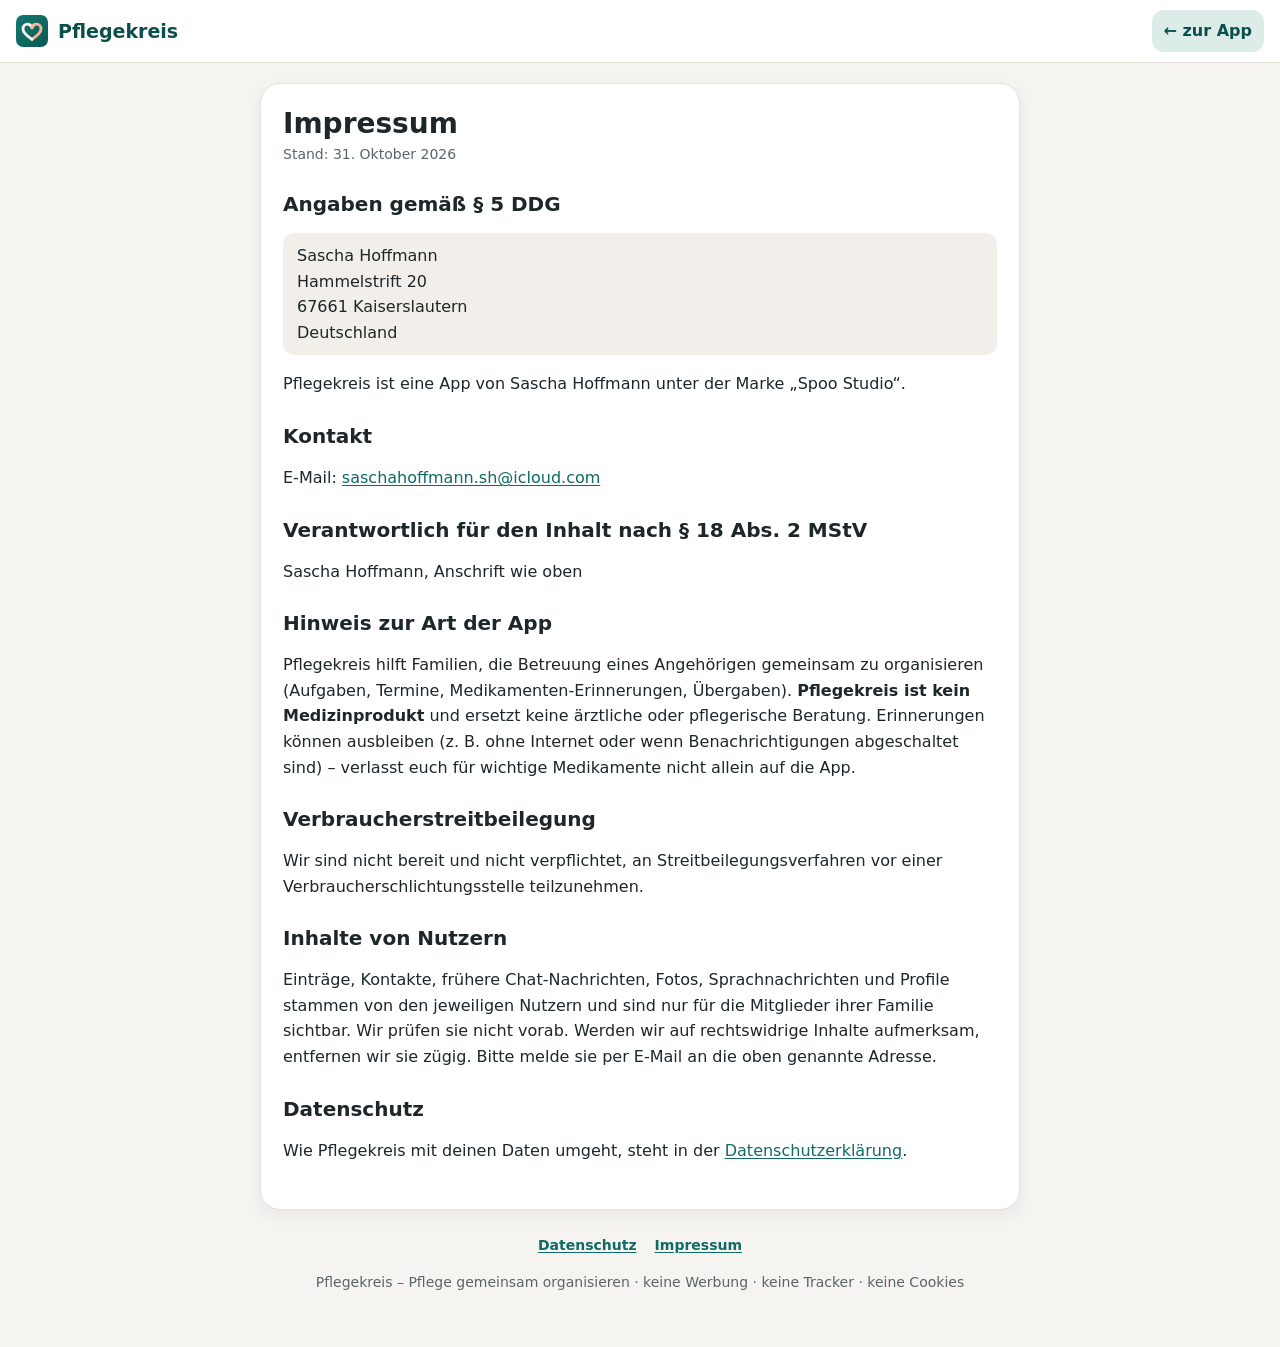
<file: impressum.html>
<!doctype html>
<html lang="de"><head><meta charset="utf-8"><meta name="viewport" content="width=device-width,initial-scale=1,viewport-fit=cover">
<title>Impressum – Pflegekreis</title><meta name="robots" content="noindex">
<meta name="theme-color" content="#F6F4F1"><link rel="icon" href="icons/favicon.svg" type="image/svg+xml"><link rel="stylesheet" href="legal.css?v=2"></head>
<body><header class="lh"><a href="./" class="home"><img src="icons/logo.svg" alt="" width="32" height="32"><span>Pflegekreis</span></a><a href="./" class="back">← zur App</a></header>
<main class="lm">
<h1>Impressum</h1><p class="stand">Stand: 31. Oktober 2026</p>
<h2>Angaben gemäß § 5 DDG</h2>
<p class="addr">Sascha Hoffmann<br>Hammelstrift 20<br>67661 Kaiserslautern<br>Deutschland</p>
<p>Pflegekreis ist eine App von Sascha Hoffmann unter der Marke „Spoo Studio“.</p>
<h2>Kontakt</h2>
<p>E-Mail: <a href="mailto:saschahoffmann.sh@icloud.com">saschahoffmann.sh@icloud.com</a></p>
<h2>Verantwortlich für den Inhalt nach § 18 Abs. 2 MStV</h2>
<p>Sascha Hoffmann, Anschrift wie oben</p>
<h2>Hinweis zur Art der App</h2>
<p>Pflegekreis hilft Familien, die Betreuung eines Angehörigen gemeinsam zu organisieren (Aufgaben, Termine, Medikamenten-Erinnerungen, Übergaben). <strong>Pflegekreis ist kein Medizinprodukt</strong> und ersetzt keine ärztliche oder pflegerische Beratung. Erinnerungen können ausbleiben (z. B. ohne Internet oder wenn Benachrichtigungen abgeschaltet sind) – verlasst euch für wichtige Medikamente nicht allein auf die App.</p>
<h2>Verbraucherstreitbeilegung</h2>
<p>Wir sind nicht bereit und nicht verpflichtet, an Streitbeilegungsverfahren vor einer Verbraucherschlichtungsstelle teilzunehmen.</p>
<h2>Inhalte von Nutzern</h2>
<p>Einträge, Kontakte, frühere Chat-Nachrichten, Fotos, Sprachnachrichten und Profile stammen von den jeweiligen Nutzern und sind nur für die Mitglieder ihrer Familie sichtbar. Wir prüfen sie nicht vorab. Werden wir auf rechtswidrige Inhalte aufmerksam, entfernen wir sie zügig. Bitte melde sie per E-Mail an die oben genannte Adresse.</p>
<h2>Datenschutz</h2>
<p>Wie Pflegekreis mit deinen Daten umgeht, steht in der <a href="datenschutz.html">Datenschutzerklärung</a>.</p>
</main>
<footer class="lf"><nav><a href="datenschutz.html">Datenschutz</a><a href="impressum.html">Impressum</a></nav><p>Pflegekreis – Pflege gemeinsam organisieren · keine Werbung · keine Tracker · keine Cookies</p></footer></body></html>
</file>
<file: app.css>
@font-face{font-family:"InterApp";src:url(fonts/inter-var.woff2) format("woff2");font-weight:100 900;font-style:normal;font-display:swap}
/* Pflegekreis – warm, herzlich, gut lesbar. Mobil zuerst, große Tippflächen. */
:root{
  --bg:#F6F4F1; --card:#FFFFFF; --ink:#1E2629; --muted:#5B6568; --line:#E6E1DB;
  --acc:#0F6B63; --acc-d:#0A4F49; --acc2:#3A9488; --acc-soft:#DCECE8; --acc-tint:#EEF5F3;
  --coral:#BA4D33; --coral-soft:#FBEAE4;
  --rose:#EFF5F3; --peach:#FAF2E9; --sand:#F2EEE9; --mist:#ECE8E3;
  --ok:#2D7350; --ok-soft:#E3F1E8; --warn:#975A0C; --warn-soft:#FAEFDC; --bad:#B0442C; --bad-soft:#FBE9E3;
  --r:20px; --sh:0 1px 2px rgba(30,38,41,.04),0 6px 18px rgba(30,38,41,.06);
  --safe-b:env(safe-area-inset-bottom,0px); --nav-h:calc(69px + var(--safe-b)); --kb:0px; --comp-h:64px; --safe-t:env(safe-area-inset-top,0px)}
*{box-sizing:border-box;-webkit-tap-highlight-color:transparent}
html,body{margin:0;background:var(--bg);color:var(--ink);font:16px/1.5 InterApp,Inter,ui-sans-serif,system-ui,-apple-system,BlinkMacSystemFont,"Segoe UI",Roboto,"Helvetica Neue",Arial,sans-serif;font-feature-settings:"cv11","ss01";-webkit-font-smoothing:antialiased}
body.noscroll{overflow:hidden}
h1,h2,h3{margin:0;line-height:1.2;letter-spacing:-.01em}
h1{font-size:26px;font-weight:720;letter-spacing:-.02em}h2{font-size:18px;font-weight:680;letter-spacing:-.01em}h3{font-size:16px;font-weight:650}
p{margin:.4em 0}
a{color:var(--acc);text-decoration:none}
svg{width:22px;height:22px;fill:none;stroke:currentColor;stroke-width:2;stroke-linecap:round;stroke-linejoin:round;flex:none}
:focus-visible{outline:3px solid #3A9488;outline-offset:2px}
.muted{color:var(--muted)}.small{font-size:14px}.center{text-align:center}.pad{padding:12px 16px}.hidden{display:none!important}
.pre{white-space:pre-wrap;word-break:break-word}.ell{white-space:nowrap;overflow:hidden;text-overflow:ellipsis;display:block}
.boot{padding:40px 24px;text-align:center}
button{font:inherit;color:inherit}
.link{background:none;border:0;color:var(--acc);font-weight:650;padding:6px 4px;cursor:pointer;min-height:36px}
.link.small{font-size:14px}
.hint{margin:14px 0 0;background:var(--sand);padding:10px 12px;border-radius:12px;color:#465053}

/* Buttons */
.btn{display:inline-flex;align-items:center;justify-content:center;gap:8px;min-height:48px;padding:0 20px;border-radius:14px;border:0;background:var(--acc);color:#fff;font-weight:700;font-size:16px;cursor:pointer;transition:transform .08s,background .15s;text-decoration:none}
.btn:active{transform:scale(.98);background:var(--acc-d)}
.btn:disabled{opacity:.6}
.btn svg{width:20px;height:20px}
.btn.ghost{background:#fff;color:var(--ink);box-shadow:inset 0 0 0 1.5px var(--line)}
.btn.soft{background:var(--acc-soft);color:var(--acc-d)}
.btn.danger{background:var(--bad)}
.btn.big{min-height:56px;font-size:17px}
.btn.block{display:flex;width:100%}
.btn.small{min-height:42px;padding:0 14px;font-size:15px}
.btn.icon{width:48px;padding:0}
.danger-t,.danger-t b{color:var(--bad)!important}
.btns{display:flex;gap:10px;margin-top:16px}.btns>.btn{flex:1}.btns.col{flex-direction:column}
.iconbtn{width:46px;height:46px;border-radius:14px;border:0;background:var(--acc-tint);color:var(--acc-d);font-size:24px;cursor:pointer}
.spin{width:20px;height:20px;border-radius:50%;border:2.5px solid currentColor;border-right-color:transparent;animation:sp .7s linear infinite;display:inline-block}
@keyframes sp{to{transform:rotate(360deg)}}

/* Formular */
.form{display:flex;flex-direction:column}
.f{font-size:14px;font-weight:700;color:var(--muted);margin:14px 0 6px}
.form>.f:first-child,.form>.step+.f{margin-top:4px}
.inp{width:100%;min-height:50px;padding:12px 14px;border:1.5px solid var(--line);border-radius:14px;background:#fff;font:inherit;font-size:16px;color:var(--ink);outline:none;transition:border .15s;-webkit-appearance:none;appearance:none}
textarea.inp{resize:vertical;min-height:64px}
select.inp{background:#fff url("data:image/svg+xml,%3Csvg xmlns='http://www.w3.org/2000/svg' viewBox='0 0 24 24' fill='none' stroke='%235B6568' stroke-width='2'%3E%3Cpath d='m6 9 6 6 6-6'/%3E%3C/svg%3E") no-repeat right 12px center/18px;padding-right:38px}
.inp:focus{border-color:var(--acc2);box-shadow:0 0 0 4px var(--acc-soft)}
.inp.code{text-transform:uppercase;letter-spacing:.25em;font-weight:800;text-align:center;font-size:20px}
.grid2{display:grid;grid-template-columns:1fr 1fr;gap:0 12px}
.cbx{display:flex;gap:12px;align-items:flex-start;margin-top:16px;font-size:14px;color:var(--muted);cursor:pointer}
.cbx input{width:24px;height:24px;flex:none;margin:0;accent-color:var(--acc)}
.err{color:var(--bad);font-size:14px;font-weight:600;min-height:1.2em;margin:10px 0 6px}
.suggest{display:flex;flex-wrap:wrap;gap:8px;margin-top:10px}
.pill{border:0;background:#fff;box-shadow:inset 0 0 0 1px var(--line);color:#3E484B;border-radius:999px;padding:8px 13px;font-size:14px;font-weight:600;cursor:pointer;min-height:40px}

/* Segmente & Chips */
.seg{display:flex;background:var(--mist);border-radius:15px;padding:4px;gap:4px;margin:16px 0}
.seg button{flex:1;min-height:46px;border:0;background:none;border-radius:12px;font-weight:650;color:#4B5558;cursor:pointer;font-size:15px}
.seg button.on{background:#fff;color:var(--ink);box-shadow:0 1px 3px rgba(30,38,41,.12)}
.seg.small{margin:0}.seg.small button{min-height:44px;font-size:14px}
.seg.wrap{flex-wrap:wrap}.seg.wrap button{flex:1 1 40%}
.seg.status button.on.open{background:var(--acc);color:#fff}.seg.status button.on.in_progress{background:var(--warn);color:#fff}.seg.status button.on.done{background:var(--ok);color:#fff}
.chips{display:flex;gap:8px;overflow-x:auto;padding:2px 0 12px;scrollbar-width:none}.chips::-webkit-scrollbar{display:none}
.chips.sub{padding-top:0}
.chip{flex:none;min-height:44px;padding:0 16px;border-radius:999px;border:0;background:#fff;box-shadow:inset 0 0 0 1px var(--line);font-weight:600;font-size:15px;color:#3E484B;cursor:pointer}
.chip.on{background:var(--acc);color:#fff;box-shadow:none}
.chips.sub .chip{min-height:38px;font-size:14px}.chips.sub .chip.on{background:var(--ink);color:#fff}
.chip-s{display:inline-flex;align-items:center;font-size:13px;font-weight:650;color:#fff;background:var(--c);color:color-mix(in srgb,var(--c) 78%,#000);background:color-mix(in srgb,var(--c) 13%,#fff);padding:3px 10px;border-radius:999px}

/* Karten */
.card{background:var(--card);border-radius:var(--r);padding:18px;box-shadow:var(--sh);margin-bottom:14px}
.card.empty{text-align:center;padding:24px 18px;background:var(--sand);box-shadow:none}.card.empty h3{margin-bottom:4px}.card.empty .btn{margin-top:10px}
.card.empty.slim{padding:16px}.card.empty.slim p{margin:0}
.banner{background:var(--acc-tint);color:var(--acc-d);border-radius:16px;padding:12px 14px;font-size:15px;margin:12px 0}
.banner.demo{background:var(--warn-soft);color:#5C3A08}
.banner.push{display:flex;flex-direction:column;gap:8px}.banner .row{display:flex;gap:12px;align-items:center}
.list{display:flex;flex-direction:column;gap:10px}
.list-card{padding:6px}

/* Auth */
.auth{max-width:440px;margin:0 auto;padding:calc(28px + var(--safe-t)) 20px 40px}
.brand{display:flex;gap:14px;align-items:center;margin-bottom:22px}.brand img{border-radius:16px;box-shadow:var(--sh)}
.brand h1{font-size:24px;color:var(--ink)}.brand p{margin:0}
.hero{font-size:30px;line-height:1.15;margin:10px 0 8px;font-weight:800;letter-spacing:-.02em}.hero.sm{font-size:26px}
.lead{font-size:17px;margin-bottom:8px}
.step{font-size:12.5px;font-weight:750;letter-spacing:.07em;text-transform:uppercase;color:var(--acc);margin:0 0 8px}
.or{display:flex;align-items:center;gap:12px;color:var(--muted);font-size:14px;margin:8px 0 14px}.or::before,.or::after{content:"";flex:1;height:1px;background:var(--line)}
.invite h3{margin-bottom:2px}
.codebox{font-size:30px;font-weight:750;letter-spacing:.3em;text-align:center;padding:14px;margin:12px 0 0;border-radius:14px;background:var(--acc-soft);color:var(--acc-d);font-family:ui-monospace,SFMono-Regular,Menlo,monospace}

/* Kopf & Navigation */
.top{position:sticky;top:0;z-index:20;display:flex;align-items:center;gap:10px;padding:calc(10px + var(--safe-t)) 16px 10px;background:rgba(246,244,241,.86);backdrop-filter:saturate(1.4) blur(14px);-webkit-backdrop-filter:saturate(1.4) blur(14px)}
.fam-switch{display:flex;align-items:center;gap:10px;border:0;background:none;padding:4px;cursor:pointer;min-height:44px;text-align:left;flex:1;min-width:0}
.fam-switch span{display:flex;flex-direction:column;min-width:0}.fam-switch small{font-size:12px;color:var(--acc);font-weight:700}
.fam-switch b{font-size:16px;white-space:nowrap;overflow:hidden;text-overflow:ellipsis}.fam-switch .caret{color:var(--muted)}
.logo-dot{width:36px;height:36px;border-radius:11px}
.demo-tag{font-size:12px;font-weight:800;color:#5C3A08;background:var(--warn-soft);padding:4px 10px;border-radius:999px}
.me{display:flex;padding:2px}
.page{max-width:640px;margin:0 auto;padding:6px 16px calc(var(--nav-h) + 28px)}
.page section{margin-bottom:24px}
.page-h{margin:6px 0 14px}.page-h p{margin:4px 0 0}
.sec-h{display:flex;align-items:baseline;justify-content:space-between;margin:0 0 10px}.sec-h .link{font-size:15px}
.grp{font-size:13px;text-transform:uppercase;letter-spacing:.07em;color:var(--muted);margin:18px 0 8px;font-weight:750}.grp .muted{font-weight:600}
.sec{font-size:15px;margin:20px 0 8px}
.nav{position:fixed;left:0;right:0;bottom:0;z-index:40;display:flex;justify-content:space-around;background:rgba(255,255,255,.94);backdrop-filter:blur(14px);-webkit-backdrop-filter:blur(14px);border-top:1px solid var(--line);padding:6px 4px calc(6px + var(--safe-b))}
.nav a{position:relative;flex:1;display:flex;flex-direction:column;align-items:center;gap:3px;min-height:56px;justify-content:center;color:#5B6568;font-size:12px;font-weight:600;border-radius:14px;margin:0 2px}
.nav a svg{width:24px;height:24px;stroke-width:1.8}
.nav a.on{color:var(--acc-d);background:var(--acc-tint)}.nav a.on svg{stroke-width:2.2}
/* „Neu“ fest in der Leiste: verdeckt nie Inhalte oder Knöpfe in Kacheln */
.nav-new{flex:1;display:flex;flex-direction:column;align-items:center;justify-content:center;gap:0;min-height:56px;margin:0 2px;padding:0;border:0;background:none;color:var(--acc-d);font:inherit;font-size:11.5px;font-weight:750;border-radius:14px;cursor:pointer;-webkit-tap-highlight-color:transparent}
.nav-new i{display:flex;align-items:center;justify-content:center;width:46px;height:28px;border-radius:11px;margin-bottom:-1px;background:var(--acc);color:#fff;box-shadow:0 4px 12px rgba(15,107,99,.28);transition:transform .15s}
.nav-new i svg{width:22px;height:22px;stroke:currentColor;stroke-width:2.6;fill:none;stroke-linecap:round}
.nav-new:active i{transform:scale(.92)}
.nav-new:focus-visible{outline:3px solid var(--acc);outline-offset:-3px}
.badge{position:absolute;top:4px;left:calc(50% + 6px);min-width:20px;height:20px;padding:0 6px;border-radius:999px;background:var(--coral);color:#fff;font-size:12px;font-weight:750;display:flex;align-items:center;justify-content:center;box-shadow:0 0 0 2px #fff}
.back{display:inline-flex;align-items:center;gap:4px;font-weight:700;margin:4px 0 10px;min-height:42px}.back svg{width:18px;height:18px}

/* Dashboard */
.hello{margin:4px 0 20px;padding:22px 20px 20px;border-radius:24px;color:var(--ink);background:linear-gradient(135deg,#E2EFEB 0%,#EEF2EC 45%,#F7EEE4 100%);box-shadow:inset 0 0 0 1px rgba(15,107,99,.06)}
.hello .date{margin:0 0 4px;font-size:14px;color:var(--acc);font-weight:650}
.hello h1{color:var(--ink)}.hello .sum{color:#3E484B;margin-top:8px}.hello .sum b{color:var(--acc-d)}
.seniors{display:grid;gap:12px}
.senior-card{display:block;background:#fff;background:linear-gradient(135deg,color-mix(in srgb,var(--c) 12%,#fff) 0%,color-mix(in srgb,var(--c) 4%,#fff) 100%);border-radius:var(--r);padding:16px 18px;box-shadow:var(--sh);color:var(--ink)}
.senior-card .ava{box-shadow:0 0 0 3px #fff}
.sc-head{display:flex;align-items:center;gap:10px;margin-bottom:10px}.sc-head b{flex:1;font-size:18px}
.sc-stats{display:flex;flex-direction:column;gap:5px;font-size:15px;color:#3E484B}.sc-stats em{color:var(--ink);font-style:normal;font-weight:750;background:rgba(255,255,255,.75);padding:0 6px;border-radius:6px}
.sc-stats .muted{color:var(--muted)}
.senior-card .chev{color:var(--muted)}
.chev{color:#9AA2A4;display:flex}.chev svg{width:18px;height:18px}

/* Avatare */
.ava{display:inline-flex;align-items:center;justify-content:center;width:38px;height:38px;border-radius:50%;color:#fff;font-weight:800;font-size:14px;flex:none}
.ava.xs{width:24px;height:24px;font-size:10px}.ava.lg{width:58px;height:58px;font-size:20px}

/* Aufgaben – farbig gefüllte Kacheln */
.task{display:flex;gap:12px;align-items:flex-start;background:var(--rose);border-radius:18px;padding:14px 14px 14px 12px;cursor:pointer;box-shadow:inset 0 0 0 1px rgba(15,107,99,.06)}
.task.ip{background:var(--warn-soft)}
.task.done{background:var(--sand)}
.tick{flex:none;width:36px;height:36px;margin:-2px 0;border-radius:50%;border:2px solid var(--acc2);background:#fff;display:flex;align-items:center;justify-content:center;cursor:pointer;color:#fff;position:relative}
.tick::after{content:"";position:absolute;inset:-7px}
.tick svg{width:18px;height:18px;stroke-width:3}
.task.done .tick{background:var(--ok);border-color:var(--ok)}
.task.ip .tick{border-color:var(--warn)}
.tick .half{width:16px;height:16px;border-radius:50%;background:linear-gradient(90deg,var(--warn) 50%,transparent 50%)}
.t-body{flex:1;min-width:0}
.t-title{font-weight:720;font-size:16.5px}
.task.done .t-title{color:#687174;text-decoration:line-through;text-decoration-color:#A2A8AA}
.t-meta{display:flex;flex-wrap:wrap;gap:6px 10px;align-items:center;font-size:13.5px;color:#465053;margin-top:5px}
.t-meta svg{width:14px;height:14px;vertical-align:-2px;margin-right:3px}
.overdue{color:var(--bad);background:var(--bad-soft);padding:1px 8px;border-radius:999px;font-weight:700}
.t-who{display:flex;gap:10px;align-items:center;margin-top:6px;font-size:13.5px;flex-wrap:wrap}
.who{display:inline-flex;align-items:center;gap:6px;color:#465053}
.who.free{color:var(--acc-d);font-weight:700}.who.ip{color:#7A3F00;font-weight:750}.who.done-by{color:var(--ok);font-weight:700}
.nn{color:#465053;font-weight:600}.nn.new{color:var(--acc-d);background:var(--acc-soft);padding:1px 8px;border-radius:999px}

/* Termine */
.appt{display:flex;align-items:center;gap:14px;width:100%;text-align:left;background:var(--peach);border:0;border-radius:18px;padding:12px 14px;cursor:pointer;min-height:68px;color:var(--ink)}
.when{display:flex;flex-direction:column;align-items:center;justify-content:center;min-width:64px;padding:7px 4px;border-radius:13px;background:#fff;color:var(--acc-d);box-shadow:inset 0 0 0 1px rgba(30,38,41,.06)}
.when b{font-size:16px}.when small{font-size:11.5px;font-weight:650;color:var(--muted)}
.a-body{flex:1;min-width:0;display:flex;flex-direction:column}.a-title{font-weight:720}
.appt .t-meta{color:#465053}
.kind-badge{display:inline-block;font-size:13px;font-weight:700;color:var(--acc-d);background:var(--acc-soft);padding:4px 10px;border-radius:999px;margin-bottom:8px}

img.full{display:block;width:100%;border-radius:14px}
body.kb .nav{display:none}
/* Sheets bei Tastatur: Höhe bleibt fest, Position/Innenabstand setzt sheetKb() in app.js (kein Schrumpfen mehr) */
@keyframes pulse{50%{opacity:.25}}
.spacer{flex:1}
/* Person */
.person-h{display:flex;gap:14px;align-items:flex-start;background:#fff;background:linear-gradient(135deg,color-mix(in srgb,var(--c,var(--acc)) 13%,#fff) 0%,color-mix(in srgb,var(--c,var(--acc)) 4%,#fff) 100%);color:var(--ink);border-radius:var(--r);padding:18px;box-shadow:var(--sh)}
.person-h .ava{box-shadow:0 0 0 3px #fff}
.person-h .muted{color:var(--muted)}.person-h .link{color:var(--acc)}
.ph-t{flex:1;min-width:0}.ph-t p{margin:6px 0 0;font-size:15px}
.notes{list-style:none;margin:0;padding:0;display:flex;flex-direction:column;gap:12px}
.notes li{display:flex;gap:10px;align-items:flex-start}.notes li>div{flex:1}.notes small .link{min-height:0;padding:0;font-size:13px}
.note-add{display:flex;gap:8px;margin-top:14px}.note-add .inp{flex:1}.note-add .btn{width:50px;padding:0;flex:none}

/* Familie */
.mrow{display:flex;align-items:center;gap:12px;width:100%;min-height:62px;padding:10px 12px;border:0;background:none;border-radius:14px;text-align:left;cursor:pointer;color:var(--ink)}
.mrow+.mrow{border-top:1px solid #EEEAE5}
.mrow>span:nth-child(2){flex:1;min-width:0;display:flex;flex-direction:column}
.mrow small{font-size:13px}
.mrow .ico{width:40px;height:40px;border-radius:12px;background:var(--sand);display:flex;align-items:center;justify-content:center;font-size:18px;flex:none}
.mrow .ico.plus{background:var(--acc);color:#fff}
.role{font-size:12.5px;font-weight:700;padding:4px 10px;border-radius:999px;background:var(--mist);color:#465053}.role.admin{background:var(--acc-soft);color:var(--acc-d)}
.push-state{display:flex;align-items:center;justify-content:space-between;gap:10px;margin-bottom:4px}
.prefs{margin:10px 0 6px}
.switch{display:flex;align-items:center;justify-content:space-between;gap:14px;min-height:56px;border-top:1px solid #EEEAE5;cursor:pointer;font-size:15px}
.switch input{position:absolute;opacity:0}
.switch i{flex:none;width:52px;height:32px;border-radius:999px;background:#CBC5BE;position:relative;transition:background .2s}
.switch i::after{content:"";position:absolute;top:3px;left:3px;width:26px;height:26px;border-radius:50%;background:#fff;box-shadow:0 1px 3px rgba(0,0,0,.2);transition:transform .2s}
.switch input:checked+i{background:var(--acc)}.switch input:checked+i::after{transform:translateX(20px)}
.switch input:focus-visible+i{outline:3px solid #3A9488;outline-offset:2px}
.colors{display:flex;gap:10px;flex-wrap:wrap}
.colors input{position:absolute;opacity:0}
.colors span{display:block;width:42px;height:42px;border-radius:50%;cursor:pointer}
.colors input:checked+span{box-shadow:0 0 0 3px #fff,0 0 0 5px var(--ink)}
.row-btn{display:flex;justify-content:space-between;align-items:center;width:100%;min-height:58px;padding:0 16px;border-radius:14px;border:1.5px solid var(--line);background:#fff;cursor:pointer}
.row-btn.on{border-color:var(--acc2);background:var(--acc-tint)}

/* Bottom-Sheet */
.backdrop{position:fixed;inset:0;z-index:50;background:rgba(20,28,30,.42);opacity:0;transition:opacity .2s}
.backdrop.in{opacity:1}
.sheet{position:fixed;left:0;right:0;bottom:0;z-index:51;max-height:92vh;overflow-y:auto;overscroll-behavior:contain;background:var(--bg);border-radius:26px 26px 0 0;padding:8px 18px calc(18px + var(--safe-b));transform:translateY(100%);transition:transform .25s cubic-bezier(.2,.8,.2,1);max-width:640px;margin:0 auto}
.sheet.in{transform:none}
.sheet>h2{margin:8px 0 12px}
.grab{width:44px;height:5px;border-radius:9px;background:#D6D0C9;margin:2px auto 12px}
.sheet-head{margin:6px 0 10px}.sheet-head h2{margin-bottom:8px}.sheet-head.row{display:flex;gap:14px;align-items:center}.sheet-head.row h2{margin:0}
.facts{display:grid;grid-template-columns:auto 1fr;gap:10px 16px;background:#fff;border-radius:16px;padding:14px 16px;margin:12px 0;font-size:15px}
.facts dt{color:var(--muted);font-weight:700}.facts dd{margin:0;min-width:0}
.facts .link{padding:0;min-height:0;text-align:left}
.done-line{background:var(--ok-soft);color:#14513A;padding:10px 14px;border-radius:12px;font-size:15px}
.ip-line{background:var(--warn-soft);color:#5C3A08;padding:10px 14px;border-radius:12px;font-size:15px}

/* Toast */
#toasts{position:fixed;left:0;right:0;bottom:calc(96px + var(--safe-b));z-index:80;display:flex;flex-direction:column;align-items:center;gap:8px;pointer-events:none;padding:0 16px}
.toast{background:var(--ink);color:#fff;padding:12px 18px;border-radius:14px;font-size:15px;font-weight:650;box-shadow:0 8px 24px rgba(0,0,0,.25);animation:tin .2s ease-out;max-width:460px;text-align:center}
@keyframes tin{from{opacity:0;transform:translateY(8px)}}
@media (min-width:700px){.seniors{grid-template-columns:1fr 1fr}}
@media (prefers-reduced-motion:reduce){*{transition:none!important;animation:none!important}}

/* Medikamente */
.dose{display:flex;align-items:center;gap:12px;background:#fff;border-radius:18px;padding:12px;min-height:72px;box-shadow:var(--sh)}
.dose.given{background:var(--ok-soft);box-shadow:none}
.dose.missed{background:var(--bad-soft);box-shadow:inset 4px 0 0 var(--bad)}
.d-time{display:flex;flex-direction:column;align-items:center;justify-content:center;min-width:58px;padding:6px 4px;border-radius:13px;background:var(--acc-tint);color:var(--acc-d)}.dose.missed .d-time{background:#fff;color:var(--bad)}
.dose.given .d-time{background:#fff;color:var(--ok)}
.d-time b{font-size:16px}.d-time small{font-size:11px;color:inherit;opacity:.75;font-weight:650}
.d-body{flex:1;min-width:0;display:flex;flex-direction:column;gap:3px}
.d-name{font-size:16px}.d-dos{font-weight:600;color:#465053}
.d-who{display:flex}
.d-st{font-size:13.5px;font-weight:700;color:#465053}.d-st.ok{color:#14513A}.d-st.bad{color:var(--bad)}
.btn.give{flex:none;padding:0 12px}.btn.give svg{width:18px;height:18px;stroke-width:3}
.dose.given .link{flex:none}
.med{display:flex;align-items:center;gap:12px;width:100%;text-align:left;border:0;background:#fff;border-radius:18px;padding:12px 14px;box-shadow:var(--sh);cursor:pointer;color:var(--ink);min-height:64px}
.m-ico{font-size:22px;width:44px;height:44px;border-radius:14px;background:var(--sand);display:flex;align-items:center;justify-content:center;flex:none}
.m-b{flex:1;min-width:0;display:flex;flex-direction:column;gap:4px}
.m-times{display:flex;flex-wrap:wrap;gap:6px}.m-times i{font-style:normal;font-size:13px;font-weight:700;background:var(--acc-tint);color:var(--acc-d);padding:2px 9px;border-radius:999px}
.times{display:flex;flex-wrap:wrap;gap:8px;margin-bottom:10px}
.tm{position:relative;display:flex;align-items:center}.tm .inp{width:156px;padding-right:40px}
.tm .x{position:absolute;right:6px;width:30px;height:30px;border-radius:50%;border:0;background:var(--acc-soft);color:var(--acc-d);font-size:18px;cursor:pointer}

/* Übergabe */
.ho-tile{display:flex;align-items:center;gap:14px;padding:16px 18px;margin:0 0 18px;border-radius:var(--r);background:#fff;color:var(--ink);box-shadow:var(--sh);text-decoration:none}
.ho-tile .ho-i{font-size:24px;line-height:1;width:48px;height:48px;border-radius:15px;display:flex;align-items:center;justify-content:center;background:var(--peach);flex:none}.ho-tile>span:nth-child(2){flex:1;display:flex;flex-direction:column;gap:2px}.ho-tile b{font-size:17px}.ho-tile small{color:var(--muted);font-size:14.5px}
.ho-tile .chev,.ho-pick .chev{color:var(--muted)}
.ho-pick{display:flex;align-items:center;gap:12px;padding:14px 16px;border-radius:var(--r);background:var(--card);box-shadow:var(--sh);color:var(--ink);text-decoration:none}
.ho-pick>span:nth-child(2){flex:1;display:flex;flex-direction:column;gap:6px}
.ho-head{margin:4px 0 14px;padding:18px 18px 16px;border-radius:24px;color:var(--ink);background:#fff;background:linear-gradient(135deg,color-mix(in srgb,var(--c) 14%,#fff) 0%,color-mix(in srgb,var(--c) 4%,#F7F3EE) 100%);box-shadow:var(--sh)}
.ho-head .ho-k{margin:0;font-size:12.5px;font-weight:700;letter-spacing:.07em;text-transform:uppercase;color:var(--muted)}
.ho-head h1{color:var(--ink);margin:2px 0 12px}
.ho-head .resp{background:rgba(255,255,255,.8);border-radius:14px;padding:10px 12px;margin-bottom:12px}
.ho-head .resp small{color:var(--muted)}
.resp{display:flex;align-items:center;gap:10px}.resp>span:last-child{display:flex;flex-direction:column;line-height:1.25}.resp small{font-size:13.5px;color:var(--muted)}
.ava.ghost{background:#C5CBCC!important}
.btn.light{background:var(--acc);color:#fff}.btn.light:active{background:var(--acc-d)}
.banner.alert{background:var(--bad-soft);color:#6E2616;border:1.5px solid #E9B7A8;font-size:16px}
.care-list{list-style:none;margin:0 0 12px;padding:0;display:flex;flex-direction:column;gap:8px}
.ce{display:flex;gap:10px;align-items:flex-start;padding:10px 12px;border-radius:14px;background:var(--sand)}
.ce.imp{background:var(--warn-soft);box-shadow:inset 3px 0 0 #C98A2E}
.ce-e{font-size:22px;line-height:1.2}.ce-b{flex:1;display:flex;flex-direction:column;gap:1px;min-width:0}.ce-b span{word-break:break-word}.ce-b small{font-size:13px}
.ce .x{border:0;background:transparent;color:var(--muted);font-size:22px;line-height:1;width:36px;height:36px;border-radius:10px;cursor:pointer}
.qchips{display:flex;flex-wrap:wrap;gap:8px}
.qchip{display:inline-flex;align-items:center;gap:6px;min-height:44px;padding:0 14px;border-radius:999px;border:1.5px solid var(--line);background:#fff;font-weight:650;font-size:15px;cursor:pointer}
.qchip span{font-size:18px}.qchip.imp{border-color:#E8CFA4;background:#FFFAF1}.qchip:active{transform:scale(.97)}
.last-st{margin:0 0 10px;font-weight:650}
.profile dl{margin:0;display:flex;flex-direction:column;gap:10px}
.profile .pr dt{font-size:13.5px;font-weight:700;color:var(--muted);display:flex;gap:6px;align-items:center}
.profile .pr dd{margin:2px 0 0}
.profile .pr.alert{background:var(--bad-soft);border-radius:12px;padding:8px 10px}.profile .pr.alert dt{color:#8A3420}
.profile .pr-f{display:flex;justify-content:space-between;align-items:center;margin-top:10px;gap:8px}
.ho-log{list-style:none;margin:0;padding:0;display:flex;flex-direction:column;gap:6px}
.ho-log summary{display:flex;gap:10px;align-items:flex-start;cursor:pointer;list-style:none;padding:6px 0}
.ho-log summary::-webkit-details-marker{display:none}
.ho-log summary>span:last-child{display:flex;flex-direction:column;line-height:1.3}
.ho-log li+li{border-top:1px solid var(--line);padding-top:6px}
.ho-snap{margin:2px 0 8px 38px;font-size:14.5px;background:var(--sand);border-radius:12px;padding:8px 12px}.ho-snap p{margin:3px 0}
.ho-sum{margin:8px 0 4px;padding-left:20px}.ho-sum li{margin:3px 0}
.ok-t{color:var(--ok)}
.person-h+.btn{margin:14px 0 22px}

/* ---------- Phase 8: Ordnung & Struktur ---------- */
/* Ruhigere Kartentypen: alle Listeneinträge weiß mit weichem Schatten, Farbe nur für Status */
.page section{margin-bottom:30px}
.sec-h{margin:0 0 12px;align-items:center}.sec-h h2{font-size:19px;margin:0}.sec-h button.link{font-size:15px;min-height:40px}
.task{background:#fff;box-shadow:var(--sh)}
.task.ip{background:#fff;box-shadow:inset 4px 0 0 var(--warn),var(--sh)}
.task.done{background:var(--sand);box-shadow:none}
.appt{background:#fff;box-shadow:var(--sh)}
.when{background:var(--peach);box-shadow:none}
.t-meta{gap:4px 6px;color:var(--muted)}
.t-meta .sep{color:#B4B9BA}
.overdue{background:none;padding:0;color:var(--bad)}
.t-who{display:flex;align-items:center;justify-content:space-between;gap:10px;margin-top:6px;font-size:13.5px}
.who.free{font-weight:650}
.nn{font-size:13px;color:var(--muted);font-weight:600}
.sdot{display:inline-flex;align-items:center;gap:6px}
.sdot::before{content:"";width:8px;height:8px;border-radius:50%;background:var(--c);flex:none}
.d-who{font-size:13px;color:var(--muted)}
.dose.given{background:#fff;box-shadow:none;border:1px solid var(--line)}
/* Startseite */
.hello{padding:18px 20px;margin:2px 0 26px;border-radius:22px}
.hello h1{font-size:25px}
.here-list{padding:4px}
.here{display:flex;align-items:center;gap:12px;padding:12px;min-height:68px;border-radius:14px;color:var(--ink);text-decoration:none}
.here+.here{border-top:1px solid #EEEAE5}
.here-b{flex:1;min-width:0;display:flex;flex-direction:column;gap:2px}
.here-b small{font-size:14px;color:#3E484B}
.here-b small.muted{color:var(--muted);font-size:13.5px}
.dot-ok{display:inline-block;width:8px;height:8px;border-radius:50%;background:var(--ok);margin-right:6px;vertical-align:1px}
.ell{white-space:nowrap;overflow:hidden;text-overflow:ellipsis}
.card.empty.ok{background:var(--ok-soft)}.card.empty.ok p{color:#1F5A3A}
.link-row{display:flex;align-items:center;justify-content:space-between;gap:10px;width:100%;min-height:50px;padding:0 6px;border:0;background:none;color:var(--acc-d);font-weight:650;font-size:15px;text-decoration:none;cursor:pointer;text-align:left}
.link-row svg{width:18px;height:18px;flex:none}
/* „Mehr anzeigen“ */
details.more>summary{list-style:none;display:flex;align-items:center;justify-content:center;min-height:46px;border-radius:14px;color:var(--acc-d);font-weight:650;font-size:15px;cursor:pointer;background:var(--acc-tint)}
details.more>summary::-webkit-details-marker{display:none}
details.more[open]>summary{display:none}
details.more>.list{margin-top:0}
details.more.zone{margin:8px 0 18px}
details.more.zone>summary{background:none;color:var(--muted);font-weight:600}
details.more.zone[open]>summary{display:flex}
/* Neu-Auswahl */

.choices{display:flex;flex-direction:column;gap:10px;margin:8px 0 6px}
.choice{display:grid;grid-template-columns:48px 1fr;column-gap:14px;align-items:center;text-align:left;padding:14px;border:1px solid var(--line);border-radius:16px;background:#fff;cursor:pointer;min-height:72px;color:var(--ink);font-size:16px}
.choice span{grid-row:1/3;font-size:24px;width:48px;height:48px;border-radius:14px;background:var(--sand);display:flex;align-items:center;justify-content:center}
.choice small{color:var(--muted);font-size:13.5px}
.choice:active{transform:scale(.99)}
/* Personen-Hub */
.ph-row{display:flex;gap:14px;align-items:center;margin-bottom:14px}
.ph-t{flex:1;min-width:0}
.ph-row h1{margin:0 0 4px;font-size:24px}
.ph-row .resp,.ho-head .ph-row .resp{background:none;padding:0;margin:0}
.ph-row .resp .ava{display:none}
.ph-row>.link{align-self:flex-start}
.tabs{display:flex;gap:2px;background:var(--mist);border-radius:14px;padding:4px;margin:4px 0 22px;overflow-x:auto;scrollbar-width:none}
.tabs::-webkit-scrollbar{display:none}
.tabs button{flex:1 0 auto;min-height:44px;border:0;background:none;border-radius:11px;font-weight:650;color:#4B5558;font-size:14.5px;white-space:nowrap;padding:0 12px;cursor:pointer}
.tabs button.on{background:#fff;color:var(--ink);box-shadow:0 1px 3px rgba(30,38,41,.12)}
.qlabel{margin:16px 0 8px;font-size:13px;font-weight:700;letter-spacing:.06em;text-transform:uppercase;color:var(--muted)}
.card>.care-list+.link{margin-top:6px}
.pad{padding:12px}
.card .qchips{display:grid;grid-template-columns:1fr 1fr;gap:8px}
.card .qchip{justify-content:flex-start;padding:0 12px;font-size:14.5px;border-radius:14px;min-height:48px;text-align:left;line-height:1.2}
@media (max-width:340px){.card .qchips{grid-template-columns:1fr}}

/* ---------- Phase 9: Tagebuch (Zeitstrahl, „Wer war da?“-Band, Woche) ---------- */
.sr{position:absolute;width:1px;height:1px;overflow:hidden;clip:rect(0 0 0 0);white-space:nowrap}
.seg.jv{margin:6px 0 12px}
.jnav{display:flex;align-items:center;gap:10px;margin:4px 0 6px}
.jnav .btn.icon{width:46px;min-height:46px;border-radius:14px}.jnav .btn.icon:disabled{opacity:.35}
.jnav-d{position:relative;flex:1;display:flex;flex-direction:column;align-items:center;justify-content:center;min-height:52px;background:#fff;border-radius:14px;box-shadow:var(--sh);cursor:pointer;line-height:1.25}
.jnav-d b{font-size:17px}.jnav-d small{font-size:13px}
.jnav-d input{position:absolute;inset:0;opacity:0;width:100%;height:100%;cursor:pointer;border:0}
.jnav-d:focus-within{outline:3px solid #3A9488;outline-offset:2px}
.jtoday{display:block;margin:0 auto 4px}
.jsum{padding:16px}
.rib{display:flex;align-items:center;gap:10px;margin:10px 0 4px}
.rib-l{width:96px;flex:none;font-size:13px;overflow:hidden;white-space:nowrap;text-overflow:ellipsis}
.rib-bar{position:relative;flex:1;height:28px;border-radius:9px;background:var(--sand);overflow:hidden}
.rib.c{margin:0}.rib.c .rib-bar{height:12px;border-radius:6px}
.rib .rib-tick{position:absolute;top:0;bottom:0;width:1px;background:rgba(30,38,41,.08)}
.seg-b{position:absolute;top:3px;bottom:3px;background:var(--m);border-radius:6px;display:flex;align-items:center;padding-left:5px;overflow:hidden;min-width:4px}
.rib.c .seg-b{top:2px;bottom:2px;border-radius:4px}
.seg-b em{font-style:normal;color:#fff;font-size:11px;font-weight:800;letter-spacing:.02em}
.rib .now{position:absolute;top:0;bottom:0;width:2px;background:var(--coral);border-radius:2px}
.rib-scale{position:relative;height:16px;font-size:11px;color:var(--muted);margin:2px 0 0}
.rib-scale span{position:absolute;top:0;transform:translateX(-50%)}
.rib-scale span:nth-child(1){left:0;transform:none}.rib-scale span:nth-child(2){left:25%}.rib-scale span:nth-child(3){left:50%}.rib-scale span:nth-child(4){left:75%}.rib-scale span:nth-child(5){right:0;transform:none}
.jsum.lbl .rib-scale{margin-left:106px}
.jstats{display:flex;flex-wrap:wrap;gap:8px;margin-top:14px}
.js{background:var(--sand);border-radius:999px;padding:6px 12px;font-size:14px;color:#3E484B}
.js.ok{background:var(--ok-soft);color:#235C40}.js.bad{background:var(--bad-soft);color:var(--bad)}
.jwho{display:flex;flex-wrap:wrap;gap:8px;margin-top:12px}
.jw{display:inline-flex;align-items:center;gap:6px;min-height:40px;padding:0 12px 0 6px;border-radius:999px;border:0;background:#fff;box-shadow:inset 0 0 0 1.5px color-mix(in srgb,var(--m) 45%,#fff);font-size:14px;font-weight:600;cursor:pointer}
.jw b{background:var(--m);color:#fff;border-radius:999px;font-size:12px;padding:1px 7px}
.jw.on{background:color-mix(in srgb,var(--m) 14%,#fff);box-shadow:inset 0 0 0 2px var(--m)}
.jfilter{margin:-8px 0 0;color:var(--muted)}
/* Zeitstrahl: Zeit links, Stamm mit farbigem Band (wer gerade verantwortlich ist), Knoten = Mitglied, Ast zur Karte */
.tl{list-style:none;margin:0;padding:0}
.tl-i,.tl-part,.tl-now{position:relative}
.tl-i{display:grid;grid-template-columns:46px 42px 1fr;align-items:start;padding-bottom:12px}
.tl-i::before,.tl-part::before,.tl-now::before{content:"";position:absolute;left:66px;top:0;bottom:0;width:2px;background:var(--line)}
.tl-i::after{content:"";position:absolute;left:63px;top:0;bottom:0;width:8px;border-radius:4px;background:var(--r);opacity:.5}
.tl-i:last-child::before,.tl-i:last-child::after{bottom:calc(100% - 24px)}
.tl-t{font-size:13px;font-weight:700;color:var(--muted);text-align:right;padding:11px 6px 0 0;font-variant-numeric:tabular-nums}
.tl-node{position:relative;z-index:1;width:36px;height:36px;margin:4px 0 0 3px;border-radius:50%;background:var(--m);color:#fff;font-weight:800;font-size:13px;display:flex;align-items:center;justify-content:center;box-shadow:0 0 0 3px var(--bg)}
.tl-cat{position:absolute;right:-7px;bottom:-5px;font-style:normal;font-size:12px;width:21px;height:21px;border-radius:50%;background:#fff;display:flex;align-items:center;justify-content:center;box-shadow:0 1px 3px rgba(30,38,41,.18)}
.tl-card{position:relative;margin-left:10px;background:#fff;border-radius:16px;box-shadow:var(--sh);padding:10px 14px}
.tl-card::before{content:"";position:absolute;left:-12px;top:21px;width:12px;height:2px;background:var(--line)}
.tl-card[data-appt]{cursor:pointer}
.tl-h{margin:0;font-weight:650;line-height:1.35}
.tl-who{color:color-mix(in srgb,var(--m) 72%,#000)}
.tl-n{margin:3px 0 0;color:#3E484B;font-size:15px}
.tl-m{margin:5px 0 0;font-size:13px;color:var(--muted);display:flex;flex-wrap:wrap;align-items:center;gap:2px 0}
.tl-m .sep{margin:0 6px}
.tl-del{position:absolute;top:4px;right:4px;width:40px;height:40px;border:0;background:none;border-radius:12px;color:var(--muted);font-size:22px;line-height:1;cursor:pointer}
.tl-del:hover,.tl-del:focus-visible{background:var(--bad-soft);color:var(--bad)}
.tl-card:has(.tl-del) .tl-h{padding-right:30px}
.tl-i.warn .tl-card{box-shadow:inset 4px 0 0 var(--warn),var(--sh)}
.tl-i.bad .tl-card{background:var(--bad-soft);box-shadow:inset 4px 0 0 var(--bad)}
.tl-i.bad .tl-h{color:var(--bad)}
.tl-i.cat-handoff .tl-card,.tl-i.cat-appt .tl-card{background:var(--acc-tint);box-shadow:none}
.tl-i.cat-appt .tl-node,.tl-i.bad .tl-node{background:#fff;color:var(--ink);font-size:17px;box-shadow:0 0 0 3px var(--bg),inset 0 0 0 1.5px var(--line)}
.tl-more{margin-top:6px;font-size:14px}.tl-more summary{color:var(--acc);font-weight:650;cursor:pointer}.tl-more p{margin:4px 0}
.tl-part{padding:2px 0 10px 96px}
.tl-part span{font-size:12px;font-weight:750;text-transform:uppercase;letter-spacing:.07em;color:var(--muted)}
.tl-now{padding:0 0 12px 96px}
.tl-now::after{content:"";position:absolute;left:61px;top:5px;width:12px;height:12px;border-radius:50%;background:var(--coral);box-shadow:0 0 0 3px var(--bg)}
.tl-now span{font-size:13px;font-weight:700;color:var(--coral)}
/* Woche */
.jweek{padding:14px 16px}
.wk{display:flex;align-items:center;gap:10px;width:100%;border:0;background:none;padding:9px 0;border-bottom:1px solid var(--line);text-align:left;cursor:pointer;min-height:52px}
.wk:last-of-type{border-bottom:0}
.wk-d{width:46px;flex:none;display:flex;flex-direction:column;line-height:1.2}.wk-d small{color:var(--muted);font-size:12px}
.wk-r{flex:1;display:flex;flex-direction:column;gap:5px;min-width:0}
.wk-dots{display:flex;flex-wrap:wrap;gap:4px;min-height:18px}
.wk-dots i{font-style:normal;background:var(--m);color:#fff;font-size:11px;font-weight:800;border-radius:999px;padding:1px 7px}
.wk-dots i.bad{background:var(--bad)}
.jweek .rib-scale{margin-left:56px}
.legend{display:flex;flex-wrap:wrap;gap:6px 14px;margin-top:12px;font-size:13px;color:#3E484B}
.legend i{display:inline-block;width:10px;height:10px;border-radius:50%;background:var(--m);margin-right:6px;vertical-align:0}
.nav a{font-size:11.5px;margin:0 1px}

/* ---------- Kategorien: je Bereich ein Symbol + eine feste, dezente Farbe ---------- */
.k-appt{--k:#0F6B63;--ks:#DCECE8}.k-task{--k:#9A6410;--ks:#FBEFD6}.k-med{--k:#D23C47;--ks:#FDE6E8}
.k-here,.k-fam,.k-chat{--k:#2F66A0;--ks:#E3ECF7}.k-care{--k:#B0533A;--ks:#FBEAE4}.k-journal,.k-like{--k:#3F7A4A;--ks:#E3F0E4}
.k-note,.k-hint{--k:#7E6643;--ks:#F2ECE1}.k-info,.k-mob{--k:#46627E;--ks:#E6ECF2}.k-settings{--k:#56656A;--ks:#ECEFEF}
.k-soon{--k:#2E6F88;--ks:#E1EEF3}.k-late,.k-allergy{--k:#A8571A;--ks:#FCEBDD}.k-done{--k:#2F7A4F;--ks:#E2F1E7}
.k-handoff{--k:#23756F;--ks:#DDF0EC}.k-dislike{--k:#6B6F73;--ks:#EDEDEC}
.sico{width:32px;height:32px;border-radius:50%;background:var(--ks);color:var(--k);display:inline-flex;align-items:center;justify-content:center;flex:none}
.sico svg{width:18px;height:18px;stroke-width:2}
.sico.xs{width:22px;height:22px}.sico.xs svg{width:13px;height:13px;stroke-width:2.3}
.sico.lg{width:46px;height:46px;border-radius:14px}.sico.lg svg{width:24px;height:24px;stroke-width:1.9}
.sico.c{margin:0 auto 8px}
h2.hi{display:flex;align-items:center;gap:10px}
.card.empty p.emp{display:flex;align-items:center;justify-content:center;gap:10px;color:#4B5558}
.card.empty.ok p.emp{color:#1F5A3A}
.card.empty.ok .sico{background:#fff}
/* Neu-Menü */
.choice .sico{grid-row:1/3}
/* Medikamentenplan */
.med>.sico.lg{border-radius:14px}
/* Profil-Zeilen */
.profile .pr dt{gap:8px}
.profile .pr.alert{background:#FDF1E6}.profile .pr.alert dt{color:#8A4515}
/* Familie: Linien-Symbole, Personen mit Farbe */
.mrow .ico.ln{background:#ECEFEF;color:#56656A}.mrow .ico.ln svg{width:20px;height:20px}
.mrow.danger-t .ico.ln{background:var(--bad-soft);color:var(--bad)}
/* Tabs der Person */
.tabs button{display:inline-flex;align-items:center;justify-content:center;gap:6px}
.tabs button svg{width:16px;height:16px;color:#8A9497}
.tabs button.on svg{color:var(--k)}
/* Termin/Kategorie inline */
.ti{display:inline-flex;align-items:center;gap:4px;color:var(--k);font-weight:650}
.ti svg{width:13px;height:13px;margin:0;stroke-width:2.3}
.tl-c.ti{font-weight:650}
.t-meta .chip-s,.tl-m .chip-s{padding:1px 9px 1px 7px;gap:5px}
.t-meta .chip-s::before,.tl-m .chip-s::before{content:"";width:7px;height:7px;border-radius:50%;background:var(--c)}
/* Plan: Kalender mit Personenfarben – Punkt = Termin, Ring = Aufgabe */
.grp{display:flex;align-items:center;gap:7px}
.grp.late{color:#A8571A}
details.pdone{margin:22px 0 8px}
details.pdone summary{display:flex;align-items:center;gap:8px;min-height:44px;font-weight:700;cursor:pointer;color:#3E484B;list-style:none}
details.pdone summary::-webkit-details-marker{display:none}
details.pdone summary::after{content:"›";margin-left:auto;font-size:22px;color:#9AA2A4;transition:transform .2s}
details.pdone[open] summary::after{transform:rotate(90deg)}
.dose:not(.missed):not(.given) .d-time{background:#FDE6E8;color:#A9232E}
.choice .sico.lg{background:var(--ks);color:var(--k);font-size:0;width:48px;height:48px;border-radius:14px}
.tabs button{flex-direction:column;gap:3px;min-height:56px;font-size:13.5px;padding:6px 8px;flex:1 1 0;min-width:0}
.tabs button svg{width:19px;height:19px}
.m-times i{background:#FDE6E8;color:#A9232E}

/* ---------- Medikamente-Kachel: bewusst rot hervorgehoben (nur hier) ---------- */
.medtile{background:linear-gradient(160deg,#FFF1F2 0%,#FDE3E6 100%);border:1px solid #F6CDD2;border-radius:24px;padding:14px 12px 12px;margin-left:-4px;margin-right:-4px}
.medtile .sec-h{padding:0 4px;flex-wrap:wrap;gap:6px}
.medtile .sec-h h2{color:#8E1F29}
.medtile .sec-h .sico{background:#D23C47;color:#fff;box-shadow:0 3px 10px rgba(210,60,71,.32)}
.medtile .sec-h .link{color:#A9232E}
.mpills{display:flex;gap:6px;flex-wrap:wrap}
.mpill{font-size:13px;font-weight:700;padding:4px 10px;border-radius:999px;background:#fff;color:#A9232E;box-shadow:inset 0 0 0 1px #F3C4CA}
.mpill.bad{background:#D23C47;color:#fff;box-shadow:none}
.mpill.ok{background:#2D7350;color:#fff;box-shadow:none}
.medtile .dose{box-shadow:0 1px 3px rgba(142,31,41,.10)}
.medtile .dose.missed{background:#fff;box-shadow:inset 5px 0 0 #D23C47,0 2px 8px rgba(210,60,71,.22);border:1px solid #F1B9C0}
.medtile .dose.missed .d-time{background:#D23C47;color:#fff}
.medtile .dose.missed .d-st{color:#B3232F;font-weight:750}
.medtile .more summary,.medtile .more>button{color:#A9232E}
/* alles gegeben: Kachel bleibt rot erkennbar, Zustand klar grün */
.medtile.all-ok{background:linear-gradient(160deg,#FFF6F6 0%,#FBEDEE 100%);border-color:#F3DADD}
.medtile.all-ok .card.empty.ok{background:#E3F1E8;border:1px solid #C7E3D1}
.medtile.has-missed{border-color:#EFA9B1;box-shadow:0 0 0 3px rgba(210,60,71,.08)}

/* ---------- Ladebildschirm (5 s) ---------- */
#splash{position:fixed;inset:0;z-index:9999;display:flex;flex-direction:column;align-items:center;justify-content:center;
  background:radial-gradient(120% 70% at 50% 30%,#FFFFFF 0%,#F6F4F1 55%,#EEF4F2 100%);color:var(--ink);
  padding:env(safe-area-inset-top) 24px env(safe-area-inset-bottom);transition:opacity .55s ease,transform .55s ease}
#splash.out{opacity:0;transform:scale(1.02);pointer-events:none}
html.splashing,html.splashing body{overflow:hidden}
.sp-in{display:flex;flex-direction:column;align-items:center;text-align:center;animation:spUp .8s cubic-bezier(.2,.8,.2,1) both}
.sp-logo{width:148px;height:148px;border-radius:36px;box-shadow:0 18px 40px rgba(15,107,99,.22),0 4px 10px rgba(15,107,99,.12);animation:spBeat 2.5s ease-in-out .9s infinite}
.sp-logo img{width:100%;height:100%;display:block;border-radius:36px}
.sp-name{margin:28px 0 0;font-size:34px;font-weight:800;letter-spacing:-.02em;color:var(--acc-d)}
.sp-hello{margin:10px 0 0;font-size:21px;font-weight:650;color:var(--ink)}
.sp-sub{margin:6px 0 0;font-size:15px;color:var(--muted)}
.sp-foot{position:absolute;left:0;right:0;bottom:calc(env(safe-area-inset-bottom) + 96px);display:flex;flex-direction:column;align-items:center;gap:10px}
.sp-bar{width:min(240px,64vw);height:8px;border-radius:999px;background:#DCE6E3;overflow:hidden}
.sp-bar i{display:block;height:100%;border-radius:inherit;background:linear-gradient(90deg,#0F6B63,#2A9187);transform-origin:left center;transform:scaleX(0);animation:spFill 2s linear forwards}
.sp-load{margin:0;font-size:13px;color:var(--muted)}
@keyframes spFill{to{transform:scaleX(1)}}
@keyframes spUp{from{opacity:0;transform:translateY(14px)}}
@keyframes spBeat{0%,100%{transform:scale(1)}12%{transform:scale(1.045)}24%{transform:scale(1)}36%{transform:scale(1.03)}48%{transform:scale(1)}}
/* Hersteller-Hinweis „von Spoo Studio“: klein, dezent, unten über der Safe-Area, blendet sanft nach dem Pflegekreis-Logo ein */
.sp-by{position:absolute;left:0;right:0;bottom:calc(env(safe-area-inset-bottom) + 22px);display:flex;flex-direction:column;align-items:center;gap:5px;opacity:0;animation:spBy .6s ease .25s forwards;pointer-events:none}
.sp-by-l{font-size:11px;font-weight:600;letter-spacing:.08em;text-transform:uppercase;color:#8A9396}
.sp-by-logo{display:flex;align-items:center;gap:6px}
.sp-by picture{display:block;line-height:0}
.sp-by-mark{display:block;width:auto;height:22px}
.sp-by-word{display:block;width:auto;height:14px}
@keyframes spBy{to{opacity:.82}}
@media (prefers-reduced-motion:reduce){.sp-in,.sp-logo{animation:none}.sp-by{animation:none;opacity:.82}}
.medtile .card.empty.ok .sico{color:#2D7350}

@media (max-width:359px){.nav a,.nav-new{font-size:10.5px;margin:0}.nav-new i{width:40px}}
/* Ausgeblendete Ebenen dürfen nie Taps abfangen */
#splash.out{pointer-events:none!important}
.nav,.top{pointer-events:auto}
@media (max-height:640px){.sp-foot{bottom:calc(env(safe-area-inset-bottom) + 80px)}.sp-by{bottom:calc(env(safe-area-inset-bottom) + 12px)}.sp-in{margin-top:-40px}}
/* Phase 18: lange Einladungscodes, Ablauf, Rechtliches */
.codebox{font-size:clamp(20px,6.6vw,28px);letter-spacing:.14em;white-space:nowrap;overflow-wrap:normal}
.codebox.expired{opacity:.45;text-decoration:line-through}
.inv-valid{margin:8px 0 0}.inv-exp{margin:10px 0 0}
.legal-links{display:flex;justify-content:center;gap:8px;margin:14px 0 6px;font-size:13px;color:var(--muted)}
.legal-links a{color:var(--muted);text-decoration:underline;text-underline-offset:2px}
.cbx a{color:var(--acc);text-decoration:underline}
.cbx+.cbx{margin-top:12px}
.captcha{margin-top:14px;min-height:65px}

/* Phase 19: Passwort ändern / Admin-Reset */
.forgot{display:flex;gap:12px;align-items:flex-start;margin:14px 0 4px;padding:12px 14px;background:var(--acc-tint);border:1px solid var(--acc-soft);border-radius:16px;font-size:14px;color:#33464A;line-height:1.45}
.forgot b{color:var(--acc-d)}
.forgot .ico,.pw-note .ico{width:34px;height:34px;border-radius:11px;background:var(--acc-soft);color:var(--acc);display:flex;align-items:center;justify-content:center;flex:none}
.forgot .ico svg,.pw-note .ico svg{width:19px;height:19px}
.pw-note{display:flex;gap:12px;align-items:flex-start;padding:12px 14px;margin:0 0 6px;background:var(--acc-tint);border-radius:14px;font-size:15px;color:#33464A}
.pw-note p{margin:0}
.codebox.pwbox{letter-spacing:.06em;font-size:clamp(19px,6vw,27px)}
.pw-steps{margin:10px 0 4px;padding-left:22px;color:#465053;font-size:15px}.pw-steps li{margin:3px 0}
.btn .ico.ln{display:inline-flex;vertical-align:-5px;margin-right:4px;background:none}.btn .ico.ln svg{width:19px;height:19px}

/* ===================== Phase 21: Redesign (Entwürfe Bild 1 + 2) ===================== */
:root{--oma:#D9785F;--oma-s:#FCEBE4;--opa:#5B86A6;--opa-s:#E4EEF5;--med:#D23C47;--med-s:#FDE6E8}
.k-contact{--k:#7A5BA6;--ks:#EEE8F6}
/* Kopf: Logo + Familienname + eigenes Kürzel (öffnet Einstellungen) */
.me{border:0;background:none;padding:2px;border-radius:50%;cursor:pointer;min-width:44px;min-height:44px;align-items:center;justify-content:center}
.me .ava{width:40px;height:40px;font-size:15px;box-shadow:0 0 0 2px #fff,0 3px 10px rgba(30,38,41,.14)}
.me:active .ava{transform:scale(.95)}
/* Navigation: 5 Plätze */
.nav{background:rgba(255,255,255,.985)}
/* Avatare */
.ava.xxs{width:18px;height:18px;font-size:8px}.ava.sm{width:28px;height:28px;font-size:11px}.ava.xl{width:76px;height:76px;font-size:26px}
.ava.pava{background:none;overflow:visible;padding:0}
.ava.pava svg{width:100%;height:100%;display:block;stroke:none;border-radius:50%}
.ava.pring{box-shadow:0 0 0 3px #fff,0 0 0 5.5px var(--pc),0 6px 16px rgba(30,38,41,.12);background:none}
.ava.pring>i{display:flex;width:100%;height:100%;border-radius:50%;align-items:center;justify-content:center;font-style:normal;color:#fff}
.ava.sm.pring,.ava.xs.pring{box-shadow:0 0 0 2px #fff,0 0 0 3.5px var(--pc)}
/* Personen-Chip */
.chip-s.tagp,.tagp{display:inline-flex;align-items:center;gap:5px;font-size:12.5px;font-weight:700;padding:2px 9px 2px 3px;border-radius:999px;background:var(--ps);color:var(--pd);white-space:nowrap;line-height:1.35}
.t-meta .chip-s.tagp::before,.tl-m .chip-s.tagp::before{content:none}
.t-meta .chip-s.tagp,.tl-m .chip-s.tagp{padding:2px 9px 2px 3px}
/* Begrüßung */
.hello2{position:relative;overflow:hidden;margin:2px 0 18px;padding:18px 20px;border-radius:24px;background:linear-gradient(135deg,#DDEDE8 0%,#EEF2EA 50%,#F9EDE2 100%)}
.hello2 h1{font-size:27px;letter-spacing:-.025em}
.hello2 .sum{margin:6px 0 0;font-size:15.5px}
.hello2 .sun{position:absolute;right:-26px;top:-26px;width:112px;height:112px;color:#F0B35A;opacity:.6;pointer-events:none}
.hello2 .sun svg{width:100%;height:100%;stroke-width:1.4}
.hello2 .sun.night{color:#7C8FB0;opacity:.45}
.hello2>*:not(.sun){position:relative;z-index:1}
.hello2 .attn{display:flex;align-items:center;gap:7px;margin:10px 0 0;color:var(--bad);font-size:15px}.hello2 .attn svg{width:18px;height:18px}
/* Personenkarten */
.people{display:grid;grid-template-columns:repeat(auto-fit,minmax(140px,1fr));gap:12px}
.pcard{position:relative;overflow:hidden;display:flex;flex-direction:column;align-items:center;text-align:center;background:#fff;border-radius:22px;padding:16px 10px 14px;box-shadow:var(--sh);color:var(--ink);text-decoration:none;min-height:150px}
.pcard::before{content:"";position:absolute;left:0;right:0;top:0;height:48px;background:var(--ps)}
.pcard>*{position:relative}
.pcard .ava{margin:4px auto 12px}
.pcard b{font-size:16.5px;line-height:1.25}
.pc-l,.pc-s{display:flex;align-items:center;justify-content:center;gap:5px;font-size:13px;color:#4B5558;margin-top:3px;line-height:1.3;max-width:100%}
.pc-l.isthere{color:#1F5A3A;font-weight:650}
.pc-s svg{width:13px;height:13px;flex:none}
.pc-s.ell{display:block}
.dotok{display:inline-block;width:8px;height:8px;border-radius:50%;background:#2D9A62;flex:none;box-shadow:0 0 0 3px rgba(45,154,98,.15)}
.people.one .pcard{flex-direction:row;text-align:left;align-items:center;gap:4px 14px;min-height:0;padding:14px 16px;display:grid;grid-template-columns:auto 1fr;justify-items:start}
.people.one .pcard::before{width:96px;height:auto;bottom:0;right:auto}
.people.one .pcard .ava{grid-row:1/4;margin:0 6px 0 4px}
.people.one .pc-l,.people.one .pc-s{justify-content:flex-start}
.pcard:active{transform:scale(.985)}
/* Medikamente: Mini-Kachel */
.medmini{display:flex;align-items:center;gap:14px;background:linear-gradient(160deg,#FFF3F4 0%,#FDE6E9 100%);border:1px solid #F6CDD2;border-radius:22px;padding:12px 14px;margin:0 0 22px;cursor:pointer}
.medmini.ok{background:linear-gradient(160deg,#F1FAF4 0%,#E2F2E8 100%);border-color:#C7E3D1}
.medmini.bad{border-color:#EFA9B1;box-shadow:0 0 0 3px rgba(210,60,71,.08)}
.mm-b{flex:1;min-width:0;display:flex;flex-direction:column}.mm-b>b{font-size:16px;color:#8E1F29}.medmini.ok .mm-b>b{color:#1F5A3A}
.mm-b small{font-size:13.5px;color:#7A4A4F}
.medmini .btn.give{flex:none}
/* Ring */
.ring{position:relative;width:132px;height:132px;flex:none}
.ring.sm{width:64px;height:64px}
.ring svg{width:100%;height:100%;transform:rotate(-90deg);display:block}
.ring circle.rv{transition:stroke-dasharray .7s cubic-bezier(.2,.8,.2,1)}
.ring-c{position:absolute;inset:0;display:flex;flex-direction:column;align-items:center;justify-content:center;line-height:1.1}
.ring-c b{font-size:30px;font-weight:800;color:#8E1F29;letter-spacing:-.03em}.ring-c b span{font-size:18px;color:#C2737A;font-weight:700}
.ring-c small{font-size:13px;color:#A9232E;font-weight:650;margin-top:2px}
.ring.sm .ring-c{flex-direction:row;align-items:center}.ring.sm .ring-c b{font-size:18px}.ring.sm .ring-c small{font-size:12px;margin:0;color:#C2737A;font-weight:700}
.okc{display:flex;align-items:center;justify-content:center;width:30px;height:30px;border-radius:50%;background:#2D7350;color:#fff;animation:okpop .45s cubic-bezier(.2,1.4,.4,1)}
.okc svg{width:18px;height:18px;stroke-width:3}
.okc.big{width:52px;height:52px}.okc.big svg{width:28px;height:28px}
.ringtile.ok .ring-c small{color:#1F5A3A}
@keyframes okpop{from{transform:scale(.4);opacity:0}}
.ringtile{background:linear-gradient(160deg,#FFF3F4 0%,#FDE6E9 100%);border:1px solid #F6CDD2;border-radius:24px;padding:16px 16px 14px;margin:0 -4px 22px}
.ringtile.ok{background:linear-gradient(160deg,#F1FAF4 0%,#E2F2E8 100%);border-color:#C7E3D1}
.rt-top{display:flex;align-items:center;gap:16px}
.rside{flex:1;min-width:0}
.rside h2{color:#8E1F29;font-size:19px;margin-bottom:8px}.ringtile.ok .rside h2{color:#1F5A3A}
.minis{display:flex;flex-direction:column;gap:8px}
.mini{display:flex;align-items:center;gap:8px;font-size:14px;font-weight:650}
.mini .bar{flex:1;height:7px;border-radius:4px;background:rgba(210,60,71,.13);overflow:hidden}
.mini .bar i{display:block;height:100%;border-radius:4px;transition:width .6s cubic-bezier(.2,.8,.2,1)}
.mini small{font-size:13px;color:var(--muted);min-width:30px;text-align:right}
.ringtile.ok .mini .bar{background:rgba(45,115,80,.14)}
.nextd-list{display:flex;flex-direction:column;gap:9px;margin-top:14px}
.nextd{display:flex;align-items:center;gap:12px;background:#fff;border-radius:18px;padding:11px 12px;box-shadow:0 1px 3px rgba(142,31,41,.10)}
.nextd.missed{box-shadow:inset 5px 0 0 #D23C47,0 2px 8px rgba(210,60,71,.2)}
.nt{width:56px;height:50px;flex:none;border-radius:14px;background:#FDE6E8;color:#A9232E;display:flex;flex-direction:column;align-items:center;justify-content:center;line-height:1.1}
.nextd.missed .nt{background:#D23C47;color:#fff}
.nt b{font-size:17px}.nt small{font-size:11px;font-weight:650}
.nb{flex:1;min-width:0;display:flex;flex-direction:column;align-items:flex-start;gap:4px}.nb>b{font-size:15.5px}
.gdone-l{margin-top:12px}.gdone-l summary{cursor:pointer;font-weight:700;color:#5B6568;font-size:14px;min-height:36px;display:flex;align-items:center}
.gdone{display:flex;align-items:center;gap:10px;padding:7px 4px;font-size:14px;color:#3E484B}
.gdone>svg{width:22px;height:22px;padding:4px;border-radius:50%;background:#2D7350;color:#fff;stroke-width:3.2;flex:none}
.gdone>span{flex:1;min-width:0}.gdone small{color:var(--muted)}
.okmsg{margin:14px 0 0;background:#fff;border-radius:18px;padding:12px 14px;font-size:15px;color:#1F5A3A;font-weight:600;box-shadow:0 1px 3px rgba(45,115,80,.12)}
/* Heute-Agenda */
.today-s .sec-h h2{font-size:19px}
.agenda.card{padding:6px}
.ag{display:flex;align-items:center;gap:12px;width:100%;padding:11px 10px;border:0;background:none;border-radius:16px;text-align:left;cursor:pointer;color:var(--ink)}
.agenda>.ag+.ag,.agenda .list>.ag+.ag{border-top:1px solid #F0ECE7}
.ag:active{background:var(--sand)}
.ag-t{width:44px;flex:none;font-size:14px;color:var(--muted);font-variant-numeric:tabular-nums}.ag-t b{font-weight:750}.ag-t small{font-size:12px}
.ag-b{flex:1;min-width:0;display:flex;flex-direction:column}.ag-b>b{font-size:15.5px;font-weight:650;white-space:nowrap;overflow:hidden;text-overflow:ellipsis}
.ag-b small{font-size:13px;color:var(--muted)}
.ag .sico{width:36px;height:36px}.ag .sico svg{width:19px;height:19px}
.ag.given .ag-b>b{color:#687174}
.agenda details.more>summary{margin:4px}
.agenda .list{gap:0}
.emp-ag{display:flex;align-items:center;gap:10px;justify-content:center;margin:0;padding:16px;color:#4B5558}
.soon-row{background:#fff;border-radius:16px;box-shadow:var(--sh);padding:6px 12px;gap:12px;color:var(--ink);font-weight:600}
.soon-row>span:nth-child(2){flex:1}
/* Plan */
.pchips{display:flex;gap:8px;margin:0 0 10px;overflow-x:auto;scrollbar-width:none;padding:2px}
.pchips::-webkit-scrollbar{display:none}
.pchip{flex:none;display:inline-flex;align-items:center;gap:7px;min-height:42px;padding:5px 14px 5px 5px;border:0;border-radius:999px;font-weight:700;font-size:14.5px;background:#fff;box-shadow:inset 0 0 0 1.5px var(--line);cursor:pointer;color:var(--ink)}
.pchip:first-child{padding:5px 16px}
.pchip.on{background:var(--ps,var(--acc-soft));color:var(--pd,var(--acc-d));box-shadow:inset 0 0 0 1.5px var(--pc,var(--acc2))}
.fchips{padding-bottom:4px}.fchips .chip{min-height:38px;font-size:14px}.fchips .chip.on{background:var(--ink)}
.pgrp{margin-bottom:6px!important}
.pgrp.today>.grp{color:var(--acc-d)}
.task{transition:background .25s,box-shadow .25s}
.task .tick{transition:background .2s,border-color .2s,transform .2s,box-shadow .3s}
.task .tick.pulse{background:var(--ok);border-color:var(--ok);animation:tpulse .45s cubic-bezier(.2,1.3,.4,1);box-shadow:0 0 0 7px rgba(45,115,80,.18),0 0 0 15px rgba(45,115,80,.08)}
.task.ticking .t-title{color:#687174}
@keyframes tpulse{0%{transform:scale(.8)}55%{transform:scale(1.18)}100%{transform:scale(1)}}
.spark{position:absolute;inset:0;pointer-events:none}
.spark b{position:absolute;left:50%;top:50%;width:6px;height:6px;margin:-3px;border-radius:50%;background:#2D9A62;animation:spk .5s ease-out forwards}
.spark b:nth-child(2n){background:#F0B35A}.spark b:nth-child(3n){background:#5B86A6}
.spark b:nth-child(1){--a:0deg}.spark b:nth-child(2){--a:60deg}.spark b:nth-child(3){--a:120deg}.spark b:nth-child(4){--a:180deg}.spark b:nth-child(5){--a:240deg}.spark b:nth-child(6){--a:300deg}
@keyframes spk{from{transform:rotate(var(--a)) translateX(8px) scale(1);opacity:1}to{transform:rotate(var(--a)) translateX(30px) scale(.3);opacity:0}}
.t-who .nn svg{width:15px;height:15px;color:var(--muted)}
/* Toast mit Aktion */
.toast2{display:flex;align-items:center;gap:10px;pointer-events:auto;text-align:left;width:100%;max-width:460px;border-radius:16px;padding:10px 10px 10px 14px;background:#1E2629}
.toast2 .tk{width:26px;height:26px;border-radius:50%;background:#2D9A62;display:flex;align-items:center;justify-content:center;flex:none}
.toast2 .tk svg{width:15px;height:15px;stroke:#fff;stroke-width:3.2}
.toast2 .tx{flex:1;min-width:0}
.toast2 .undo{flex:none;border:0;background:none;color:#8FE0D4;font-weight:750;font-size:15px;min-height:40px;padding:0 8px;border-radius:10px;cursor:pointer}
.toast2 .undo:active{background:rgba(255,255,255,.08)}
.toast.out{opacity:0;transform:translateY(8px);transition:opacity .2s,transform .2s}
/* Bottom-Sheet: Griff bleibt oben (sticky), Ziehen nach unten schließt */
.sheet>.grab{position:sticky;top:-8px;z-index:3;display:flex;justify-content:center;align-items:center;width:auto;height:30px;margin:-8px -18px 4px;padding:0;border-radius:26px 26px 0 0;background:var(--bg);cursor:grab;touch-action:none}
.sheet>.grab i{display:block;width:44px;height:5px;border-radius:9px;background:#CFC8C0}
.sheet.dragging{transition:none!important;user-select:none}
.sheet.spring{transition:transform .34s cubic-bezier(.2,1.25,.4,1)!important}
.sheet.leaving{transition:transform .2s ease-in!important;pointer-events:none}
.backdrop{transition:opacity .2s}
.sheet.settings .sheet-head{margin-bottom:4px}
.sheet .sec .sico.xs{vertical-align:-5px;margin-right:4px}
.set-head h2{margin:0 0 2px}
/* Kontakte */
.csearch{position:relative;display:block;margin:0 0 6px}
.csearch svg{position:absolute;left:14px;top:50%;margin-top:-10px;width:20px;height:20px;color:var(--muted)}
.csearch .inp{padding-left:44px}
.cgroup{margin-bottom:8px!important}
.clist{padding:4px}
.crow{display:flex;align-items:center;gap:6px}
.crow+.crow{border-top:1px solid #EEEAE5}
.cr-main{flex:1;min-width:0;display:flex;align-items:center;gap:12px;padding:10px 8px;border:0;background:none;text-align:left;cursor:pointer;border-radius:14px;color:var(--ink);min-height:64px}
.cr-main:active{background:var(--sand)}
.cr-b{flex:1;min-width:0;display:flex;flex-direction:column;align-items:flex-start;gap:3px}.cr-b>b{font-size:16px}.cr-b small{font-size:13.5px;max-width:100%}
.cr-call{flex:none;width:48px;height:48px;margin-right:6px;border-radius:50%;background:var(--ok-soft);color:var(--ok);display:flex;align-items:center;justify-content:center}
.cr-call svg{width:22px;height:22px}
.cr-call:active{transform:scale(.94)}
.ccard{background:#fff;border-radius:18px;padding:8px 12px 12px;margin:0 0 14px;box-shadow:var(--sh)}
.cc-h{display:flex;align-items:center;gap:12px;width:100%;padding:6px 0;border:0;background:none;text-align:left;cursor:pointer;color:var(--ink)}
.cc-h>span:nth-child(2){flex:1;min-width:0;display:flex;flex-direction:column}
.cc-addr{display:flex;gap:8px;align-items:flex-start;padding:6px 2px 10px;color:#3E484B;font-size:15px}.cc-addr svg{width:18px;height:18px;margin-top:2px;color:var(--k,#7A5BA6)}
.cc-act{display:flex;gap:8px}.cc-act .btn{flex:1}
.cc-act.big{margin:4px 0 4px}
.btn.cact{min-height:50px}.btn.cact svg{width:20px;height:20px}
.btn.cact.call{background:var(--ok)}
.kind-badge.k-contact{background:var(--ks);color:var(--k)}
.cpick{display:flex;gap:8px}.cpick .inp{flex:1;min-width:0}
.btn.cnew{flex:none;padding:0 14px;min-height:50px}.btn.cnew svg{width:18px;height:18px}
.cp-hint{margin:6px 0 0}
#cf-cat button{flex:1 1 30%}
@media (max-width:359px){.ava.xl{width:64px;height:64px}.pcard b{font-size:15px}.ring{width:112px;height:112px}}
@media (prefers-reduced-motion:reduce){.spark{display:none}.ring circle.rv,.mini .bar i{transition:none}}
/* Plan: schmaler Wochenstreifen (wischbar) */
.wkstrip{display:flex;gap:8px;overflow-x:auto;scroll-snap-type:x mandatory;scroll-padding-inline:4px;scrollbar-width:none;margin:0 -4px 10px;padding:3px 4px 6px;-webkit-overflow-scrolling:touch;overscroll-behavior-x:contain}
.wkstrip::-webkit-scrollbar{display:none}
.wkp{flex:0 0 100%;scroll-snap-align:start;display:grid;grid-template-columns:repeat(7,1fr);gap:3px;padding:6px 4px;background:#fff;border-radius:18px;box-shadow:var(--sh)}
.wd{display:flex;flex-direction:column;align-items:center;gap:1px;padding:4px 0 5px;border:0;background:none;border-radius:12px;cursor:pointer;color:var(--ink);min-height:52px;font-variant-numeric:tabular-nums}
.wd small{font-size:11px;font-weight:650;color:var(--muted)}
.wd b{font-size:16px;font-weight:700;line-height:1.15}
.wd.past b{color:#A2A8AA}
.wd.today b{color:var(--acc);font-weight:850}
.wd.today{box-shadow:inset 0 0 0 1.5px var(--acc-soft)}
.wd.on{background:var(--acc);box-shadow:none}.wd.on b,.wd.on small{color:#fff}
.wd .dots{display:flex;gap:3px;height:6px;align-items:center}
.wd .dots i{width:6px;height:6px;border-radius:50%;background:var(--c);box-sizing:border-box}
.wd .dots i.t{background:transparent;border:1.5px solid var(--c)}
.wd.on .dots i{box-shadow:0 0 0 1.5px #fff}
.wd:active{transform:scale(.95)}
.pday .grp{display:flex;align-items:center;gap:6px}.pday .grp .link{margin-left:auto;text-transform:none;letter-spacing:0;font-size:13.5px;min-height:32px}

/* ---------- Werte (Phase 22) ---------- */
.k-vit{--k:#3D66A6;--ks:#E5ECF6}
.cat-vit .tl-node{--m:#3D66A6}
.plan-s{margin-top:8px}.plan-s .plan-h{margin-top:6px}
.vgrid{display:grid;gap:12px;margin:12px 0}.vgrid.big{grid-template-columns:1fr 1fr}.vgrid.sm{grid-template-columns:repeat(3,1fr)}
@media (max-width:360px){.vgrid.big{grid-template-columns:1fr}}
.vtile{display:flex;flex-direction:column;align-items:flex-start;gap:4px;text-align:left;background:var(--card);border:1px solid var(--line);border-radius:var(--r);padding:12px;box-shadow:var(--sh);cursor:pointer;min-height:84px;position:relative;overflow:hidden}
.vtile:active{transform:scale(.985)}
.vtile.big{min-height:178px;padding:14px}
.vt-h{display:flex;align-items:center;gap:8px;width:100%;font-size:14px}.vt-h b{font-weight:650}.vt-h .chev{margin-left:auto;color:var(--muted)}.vt-h .chev svg{width:18px;height:18px}
.vtile:not(.big) .vt-h{font-size:13px;gap:6px}.sico.sm{width:26px;height:26px}.sico.sm svg{width:15px;height:15px}
.vt-v{display:flex;align-items:baseline;gap:5px;margin-top:2px}.vt-v b{font-size:30px;font-weight:720;letter-spacing:-.02em;font-variant-numeric:tabular-nums;line-height:1.1}.vt-v small{color:var(--muted);font-size:13px}
.vtile:not(.big) .vt-v b{font-size:21px}.vtile:not(.big) .vt-v small{font-size:12px}
.vt-x{font-size:13px;color:var(--muted);min-height:18px}
.vt-m{font-size:12px;color:var(--muted);margin-top:auto}
.vt-e{display:flex;align-items:center;gap:4px;margin-top:auto}.vt-e svg{width:16px;height:16px}
.vtile.empty{border-style:dashed;box-shadow:none;background:transparent}
.vpill{display:inline-flex;align-items:center;gap:4px;font-size:12px;font-weight:650;border-radius:99px;padding:2px 9px 2px 7px;background:#E3F0EC;color:#245E55}
.vpill svg{width:13px;height:13px;stroke-width:2.6}
.vpill.hi,.vpill.lo{background:#FBF0DC;color:#8A5A12}
.vtile:not(.big) .vpill{font-size:11px;padding:1px 7px}
.vspark{width:100%;height:34px;display:block;margin:2px 0}
.vspark .vline{stroke-width:1.8}.vspark .vdot{display:none}
.vtile:not(.big) .vt-h{flex-direction:column;align-items:flex-start;gap:5px}.vtile:not(.big){padding:10px}.sp-empty{stroke:var(--line);stroke-dasharray:3 4}
.vline{fill:none;stroke:#3D66A6;stroke-width:2.2;stroke-linejoin:round;stroke-linecap:round;vector-effect:non-scaling-stroke}
.vline.l2{stroke:#8FA8CE}
.vdot{fill:#3D66A6;stroke:#fff;stroke-width:1.2}.vdot.l2{fill:#8FA8CE}.vdot.out{fill:#C98A1E}
.vband{fill:#3A9488;opacity:.12}
.vpost{stroke:#3A9488;stroke-dasharray:5 4;stroke-width:1.3;opacity:.7;vector-effect:non-scaling-stroke}
.vchart .vgl{stroke:#EEE9E3;stroke-width:1;vector-effect:non-scaling-stroke}
.vax{font-size:10px;fill:#7A8487;font-family:inherit}
.vchart{width:100%;height:190px;display:block}
.vchart-c{padding:10px 10px 6px}.vchart-empty{height:120px;display:flex;align-items:center;justify-content:center}
.vleg{display:flex;flex-wrap:wrap;align-items:center;gap:4px 10px;font-size:12px;color:var(--muted);margin:4px 2px 0}
.vleg i{display:inline-block;width:14px;height:3px;border-radius:2px;background:#3D66A6;margin-right:-4px}.vleg i.l2{background:#8FA8CE}.vleg i.bd{height:10px;background:rgba(58,148,136,.18)}.vleg i.dash{background:none;border-top:2px dashed #3A9488;height:0}
.vstats{display:grid;grid-template-columns:repeat(3,1fr);gap:8px;margin:12px 0 4px}
.vstats span{background:var(--card);border:1px solid var(--line);border-radius:14px;padding:8px 10px;display:flex;flex-direction:column}
.vstats small{font-size:12px;color:var(--muted)}.vstats b{font-size:17px;font-variant-numeric:tabular-nums}
.vsheet .seg{margin:10px 0}
.vrow{display:flex;align-items:center;gap:12px;background:var(--card);border-radius:14px;padding:10px 12px;border:1px solid var(--line)}
.vrow[role=button]{cursor:pointer}
.vrow time{font-variant-numeric:tabular-nums;font-weight:650;color:var(--muted);min-width:44px}
.vr-b{display:flex;flex-direction:column;min-width:0;flex:1}.vr-b b{font-variant-numeric:tabular-nums}.vr-b b small{font-weight:500;color:var(--muted)}
.vdot-l{width:10px;height:10px;border-radius:50%;background:#3A9488;flex:none}.vdot-l.hi,.vdot-l.lo{background:#D79A2E}
.vrow .chev{color:var(--muted)}.vrow .chev svg{width:16px;height:16px}
.vlist{gap:6px}.vdh{margin:12px 2px 2px}
.vday{display:flex;flex-wrap:wrap;align-items:center;gap:8px;padding:10px 12px;margin:-2px 0 12px}
.vday>span.muted{width:100%}
.vchip{display:inline-flex;flex-direction:column;align-items:flex-start;gap:0;background:#EEF3FA;border:1px solid #DCE5F2;border-radius:14px;padding:6px 10px;font:inherit;cursor:pointer;text-align:left}
.vchip b{font-variant-numeric:tabular-nums;font-size:16px}.vchip small{font-size:11.5px;color:var(--muted)}
.vchip.st-hi,.vchip.st-lo{background:#FBF3E3;border-color:#F1DFBC}
.vchip.add{align-items:center;justify-content:center;color:#3D66A6;border-style:dashed;background:transparent;min-width:72px}
.vchip.add svg{width:18px;height:18px}
.vmini{display:flex;gap:8px;flex-wrap:wrap}
.vlinks{display:flex;flex-wrap:wrap;justify-content:space-between;gap:4px;margin:6px 0}
.vlinks .link{display:inline-flex;align-items:center;gap:6px}.vlinks svg{width:17px;height:17px}
.vnote{display:flex;gap:10px;align-items:flex-start;font-size:13px;color:#4C575A;background:var(--sand);border-radius:14px;padding:10px 12px;margin:12px 0}
.vnote svg{width:18px;height:18px;flex:none;margin-top:1px;color:#3D66A6}
.vkinds button{display:inline-flex;align-items:center;gap:6px}.vkinds svg{width:17px;height:17px}
.grid3{display:grid;grid-template-columns:1fr 1fr 1fr;gap:10px}
.inp-u{position:relative;display:block}.inp-u small{position:absolute;right:12px;top:50%;transform:translateY(-50%);color:var(--muted);font-size:13px;pointer-events:none}
.inp.big{font-size:22px;font-weight:650;font-variant-numeric:tabular-nums;padding-right:54px}
.grid3 .inp.big{padding-right:46px}.grid3 .inp-u small{right:8px;font-size:12px}
.vtf .vtr{display:flex;align-items:center;justify-content:space-between;gap:10px;padding:8px 0;border-bottom:1px solid var(--line)}
.vtf .vtl{font-size:14px;flex:1}.vtf .vtl small{display:block}
.vtf .vtv{display:flex;align-items:center;gap:6px}.vtf .vtv .inp{width:72px;text-align:center;padding:8px 6px;min-height:42px}
.choice.on{border-color:var(--acc);box-shadow:0 0 0 2px var(--acc-soft)}
.daylist .grp.dpart{margin:14px 2px 4px;font-size:14px;color:var(--muted);font-weight:650}
/* Phase 23: Zuständigkeit – „Für dich“ (petrol), „Offen“ (+ Übernehmen), andere mit Kürzel */
.t-who{justify-content:flex-start}
.t-who .nn{margin-left:auto}
.who svg{width:15px;height:15px}
.who.forme{gap:6px;padding:2px 10px 2px 2px;border-radius:999px;background:var(--acc-soft);color:var(--acc-d);font-weight:780}
.who.forme .ava{box-shadow:0 0 0 2px #fff}
.who.other{color:#465053;font-weight:600}
.who.free{gap:5px;padding:1px 9px 1px 6px;border-radius:999px;color:var(--acc-d);font-weight:700;box-shadow:inset 0 0 0 1.5px var(--acc2);background:#fff;border:0}
.who.free svg{width:14px;height:14px;color:var(--acc2)}
.take{border:0;background:var(--acc);color:#fff;font:inherit;font-size:13px;font-weight:750;min-height:30px;padding:0 12px;border-radius:999px;cursor:pointer;margin-left:2px}
.take:active{transform:scale(.97)}.take:disabled{opacity:.55}
.task.mine{box-shadow:inset 4px 0 0 var(--acc),var(--sh)}
.task.mine.ip{box-shadow:inset 4px 0 0 var(--warn),var(--sh)}
.appt.mine{box-shadow:inset 4px 0 0 var(--acc),var(--sh)}
.appt .t-who{margin-top:5px}
div.appt:focus-visible{outline:3px solid var(--acc2);outline-offset:2px}
.fchips .chip{display:inline-flex;align-items:center;gap:6px}
.fchips .chip .ava{box-shadow:0 0 0 1.5px #fff}
.fchips .chip .cn{display:inline-flex;align-items:center;justify-content:center;min-width:20px;height:20px;padding:0 6px;border-radius:999px;background:var(--acc-soft);color:var(--acc-d);font-size:12px;font-weight:800}
.fchips .chip.on .cn{background:rgba(255,255,255,.22);color:#fff}
.fchips .chip.f-mine.on{background:var(--acc)}
.odot{display:inline-block;width:12px;height:12px;border-radius:50%;box-shadow:inset 0 0 0 2px var(--acc2)}
.fchips .chip.on .odot{box-shadow:inset 0 0 0 2px #fff}
.asg{display:flex;align-items:center;gap:12px;padding:12px 14px;margin:4px 0 14px;border-radius:16px;background:#fff;box-shadow:inset 0 0 0 1px var(--line)}
.asg>div{flex:1;min-width:0;display:flex;flex-direction:column}.asg b{font-size:15.5px}.asg small{color:var(--muted);font-size:13px}
.asg.forme{background:var(--acc-tint);box-shadow:inset 0 0 0 1.5px var(--acc-soft)}.asg.forme b{color:var(--acc-d)}
.asg.free{background:#fff;box-shadow:inset 0 0 0 1.5px var(--acc2)}
.asg-ico{display:inline-flex;align-items:center;justify-content:center;width:38px;height:38px;border-radius:50%;background:var(--acc-tint);color:var(--acc);flex:none}.asg-ico svg{width:20px;height:20px}
.asg .btn.small{min-height:40px;padding:0 14px;flex:none}

/* ---------- Notfallkarte & Arzt-Bericht (ruhiges Petrol, Hinweise in sanftem Bernstein, kein Alarmrot) ---------- */
.k-sos{--k:#0F6B63;--ks:#DCECE8}
.sheet.tall{height:92vh}
.ph-a{display:flex;flex-direction:column;align-items:flex-end;gap:8px;flex:none}
.sos-btn{display:inline-flex;align-items:center;gap:6px;min-height:40px;padding:0 13px 0 9px;border-radius:999px;background:#fff;color:var(--acc-d);font-weight:700;font-size:14px;box-shadow:inset 0 0 0 1.5px var(--acc-soft)}
.sos-btn svg{width:20px;height:20px;color:var(--acc)}
.sos-links .link-row{min-height:64px;color:var(--ink)}
.sos-links .link-row>span:nth-child(2){flex:1;display:flex;flex-direction:column}
.sos-links .link-row small{font-weight:500;color:var(--muted);font-size:13px}
.lr-ic{width:38px;height:38px;border-radius:12px;background:var(--acc-soft);color:var(--acc-d);display:grid;place-items:center;flex:none}
.lr-ic svg{width:20px!important;height:20px!important}
.rep-btn{margin-top:10px}
.sos{font-size:18px}
.sos-head{background:var(--acc);color:#fff;border-radius:var(--r);padding:18px 18px 16px;margin:6px 0 12px}
.sos-head h1{font-size:32px;color:#fff;margin:8px 0 4px}
.sos-badge{display:inline-flex;align-items:center;gap:6px;font-size:13px;font-weight:750;letter-spacing:.06em;text-transform:uppercase;background:rgba(255,255,255,.16);padding:4px 10px 4px 6px;border-radius:999px}
.sos-badge svg{width:18px;height:18px}
.sos-id{margin:0;font-size:17px;opacity:.95}.sos-id .muted{color:#D6EAE6}
.btn.sos-112{min-height:64px;font-size:21px;gap:10px;background:var(--acc-d);margin:0 0 12px}
.btn.sos-112 small{font-weight:500;font-size:14px;opacity:.85}
.btn.sos-112 svg{width:24px;height:24px}
.sos-flag{display:flex;gap:12px;align-items:flex-start;background:var(--warn-soft);color:#5E3A08;border-radius:16px;padding:14px 16px;margin:0 0 10px;box-shadow:inset 0 0 0 1.5px #EBD3A8}
.sos-flag svg{color:var(--warn);width:26px;height:26px;margin-top:1px}
.sos-flag b{display:block;font-size:20px;line-height:1.25}.sos-flag span{display:block;font-size:16px}
.sos-c{padding:16px 16px 14px;margin:0 0 12px}
.sos-c h2{display:flex;align-items:center;gap:8px;font-size:15px;text-transform:uppercase;letter-spacing:.05em;color:var(--acc-d);margin-bottom:6px}
.sos-c h2 svg{width:20px;height:20px;color:var(--acc)}
.sos-big{font-size:20px;line-height:1.4;font-weight:600;margin:2px 0}
.sos-big.hl{background:var(--warn-soft);border-radius:10px;padding:6px 10px}
.pre{white-space:pre-line}
.sos-meds{list-style:none;margin:0;padding:0}
.sos-meds li{display:flex;justify-content:space-between;gap:12px;padding:10px 0;border-top:1px solid var(--line)}
.sos-meds li:first-child{border-top:0}
.sos-meds li.hl{background:var(--warn-soft);margin:0 -10px;padding:10px;border-radius:12px;border-top-color:transparent}
.sos-meds b{display:block;font-size:19px}.sos-meds span{display:block;font-size:17px}.sos-meds small{display:block;color:var(--muted);font-size:14px}
.sos-meds time{font-weight:700;color:var(--acc-d);white-space:nowrap;font-size:17px}
.sos-p{display:flex;align-items:center;justify-content:space-between;gap:12px;padding:10px 0;border-top:1px solid var(--line)}
.sos-c h2+.sos-p{border-top:0}
.sos-p small{display:block;color:var(--muted);font-size:13.5px;font-weight:600}
.sos-p b{display:block;font-size:19px}.sos-p span{display:block;font-size:15px;color:var(--muted)}
.sos-p .sos-tel{color:var(--ink);font-size:17px;font-variant-numeric:tabular-nums}
.sos-p .btn.call{flex:none;padding:0 16px;font-size:16px}
.sos-stand{display:flex;align-items:center;gap:6px;justify-content:center}.sos-stand svg{width:16px;height:16px;color:var(--ok)}
.sos-act{margin-top:8px}.sos-act .btn{flex:1}
.sos-off{padding:18px 16px 40px;max-width:640px;margin:0 auto}
.sos-pick{min-height:64px;margin:0 0 10px;color:var(--ink);font-size:19px}
.sos-offbtn{margin-top:14px;display:inline-flex;gap:8px;align-items:center}
.fmt-pick{display:grid;grid-template-columns:1fr 1fr;gap:10px;margin:12px 0}
.fmt-pick button{display:flex;flex-direction:column;align-items:flex-start;gap:4px;text-align:left;padding:14px;border:0;border-radius:16px;background:#fff;box-shadow:inset 0 0 0 1.5px var(--line);font:inherit;color:var(--ink);cursor:pointer}
.fmt-pick button[aria-checked=true]{box-shadow:inset 0 0 0 2.5px var(--acc);background:var(--acc-tint)}
.fmt-pick b{font-size:15.5px}.fmt-pick small{font-size:12.5px;color:var(--muted);line-height:1.35}
.fmt-ill{display:flex;gap:2px;height:38px;margin-bottom:6px}
.fmt-ill span{display:block;background:var(--acc-soft);border-radius:3px;box-shadow:inset 0 5px 0 var(--acc)}
.fmt-ill.card span{width:22px;height:34px;margin-top:4px}
.fmt-ill.sheet span{width:30px;height:40px;margin-top:-2px}
.pdf-out:empty{display:none}
.pdf-out{margin:14px 0 4px}
.pdf-ok{display:flex;gap:12px;align-items:center;background:var(--ok-soft);border-radius:16px;padding:12px 14px}
.pdf-ok b{display:block}.pdf-ok small{color:var(--muted);font-size:13px;word-break:break-all}
.pdf-ico{width:40px;height:40px;border-radius:12px;background:#fff;color:var(--ok);display:grid;place-items:center;flex:none}
.pdf-btns{display:flex;flex-wrap:wrap;gap:8px;margin-top:10px}.pdf-btns .btn{flex:1 1 30%;min-width:0;gap:6px}
.rep-appt{display:flex;gap:8px;align-items:center;background:var(--acc-tint);border-radius:14px;padding:10px 12px;font-size:14.5px}
.rep-appt svg{color:var(--acc);width:20px;height:20px}
.rep-for{font-size:14px;color:var(--muted);margin:4px 0 0}
#rep-cnt{font-size:13.5px}
.rep-secs .switch{min-height:52px}.rep-secs .switch:first-child{border-top:0}

/* ---------- Senioren-Modus: groß, ruhig, kontrastreich (Petrol), wenige Elemente ---------- */
.role.senior{background:#E4EEF6;color:#1F4A6B}
.srv{--srz:1;font-size:calc(20px * var(--srz));line-height:1.35;min-height:100vh;min-height:100dvh;background:#F3F6F5;color:#102326;padding:0 0 calc(28px + var(--safe-b))}
.srv svg{width:1.1em;height:1.1em}
.sr-top{position:sticky;top:0;z-index:5;display:flex;align-items:center;gap:.6em;padding:calc(12px + var(--safe-t)) 18px 12px;background:#F3F6F5}
.sr-hi{flex:1;min-width:0}.sr-hi small{display:block;font-size:.75em;color:#3B5256;font-weight:600}.sr-hi b{display:block;font-size:1.3em;font-weight:760;letter-spacing:-.01em}
.sr-back{flex:1;display:inline-flex;align-items:center;gap:.3em;font-weight:750;font-size:1em;color:#0A4F49;min-height:2.6em}
.sr-back svg{width:1.2em;height:1.2em}
.sr-me .ava{width:2.4em;height:2.4em;font-size:.8em}
.sr-me{min-width:56px;min-height:56px;-webkit-touch-callout:none;user-select:none}
.sr-page{padding:4px 18px 0;max-width:680px;margin:0 auto}
.sr-title{font-size:1.45em;font-weight:780;margin:.2em 0 .3em}
.sr-sub{color:#3B5256;margin:0 0 .8em;font-size:.95em}
.sr-h{font-size:1.05em;font-weight:760;margin:1.1em 0 .45em;color:#0A4F49}
.sr-grid{display:grid;grid-template-columns:1fr 1fr;gap:12px}
.sr-tile{display:flex;flex-direction:column;justify-content:space-between;gap:.5em;min-height:7.2em;padding:.85em .85em .8em;border-radius:22px;background:#fff;color:#102326;box-shadow:0 0 0 2px #D2E1DE inset;text-decoration:none}
.sr-tile:active{transform:scale(.98);background:#EEF5F3}
.sr-ico{font-size:1.9em;line-height:1}
.sr-tt b{display:block;font-size:1em;font-weight:760;line-height:1.2}.sr-tt small{display:block;font-size:.78em;color:#3B5256;margin-top:.2em;font-weight:600}
.sr-tile.due{background:#0F6B63;color:#fff;box-shadow:none}.sr-tile.due small,.sr-tile.due .sr-due{color:#fff}
.sr-tile.sos{background:#FBEAE4;box-shadow:0 0 0 2px #EFC5B8 inset}.sr-tile.sos b{color:#8E2F1C}
.sr-help{display:flex;align-items:center;gap:.7em;width:100%;margin:14px 0 0;padding:.85em 1em;min-height:4.2em;border:0;border-radius:22px;background:#975A0C;color:#fff;text-align:left;cursor:pointer;font-size:1em}
.sr-help>span:first-child{font-size:1.7em}.sr-help b{display:block;font-size:1.1em}.sr-help small{display:block;font-size:.78em;opacity:.95;font-weight:600}
.sr-help:active{transform:scale(.99)}
.sr-list{display:grid;gap:10px}
.sr-dose,.sr-appt{display:flex;align-items:center;gap:.7em;padding:.75em .8em;border-radius:20px;background:#fff;box-shadow:0 0 0 2px #D2E1DE inset}
.sr-dose.given{background:#EAF4EE;box-shadow:0 0 0 2px #C6E1D1 inset}
.sr-dose.missed{box-shadow:0 0 0 2.5px #D9A35E inset}
.sr-dt{flex:none;width:3.3em;text-align:center}.sr-dt b{display:block;font-size:1.05em;font-weight:780}.sr-dt small{font-size:.65em;color:#3B5256;font-weight:600}
.sr-db{flex:1;min-width:0}.sr-db b{display:block;font-weight:740;word-break:break-word}.sr-db small{display:block;font-size:.78em;color:#3B5256}
.sr-ok{display:block;font-size:.8em;font-weight:700;color:#2D7350;margin-top:.15em}.sr-late{display:block;font-size:.8em;font-weight:700;color:#7A4708;margin-top:.15em}
.sr-take{flex:none;display:flex;flex-direction:column;align-items:center;justify-content:center;gap:.1em;min-width:5.2em;min-height:3.6em;padding:.3em .5em;border:0;border-radius:16px;background:#0F6B63;color:#fff;font-weight:760;font-size:.85em;cursor:pointer}
.sr-take svg{width:1.5em;height:1.5em;stroke-width:2.6}.sr-take:active{background:#0A4F49;transform:scale(.97)}
.sr-undo{flex:none;border:0;background:none;color:#0A4F49;font-weight:700;font-size:.8em;min-height:2.6em;padding:0 .4em;text-decoration:underline;cursor:pointer}
.sr-empty{font-size:1em;padding:1em;border-radius:20px;background:#fff;box-shadow:0 0 0 2px #D2E1DE inset;margin:.4em 0}
.sr-empty.good{background:#EAF4EE;box-shadow:0 0 0 2px #C6E1D1 inset;font-weight:700}
.sr-feel{display:grid;grid-template-columns:1fr 1fr;gap:12px}
.sr-face{display:flex;flex-direction:column;align-items:center;justify-content:center;gap:.25em;min-height:5.4em;border:0;border-radius:22px;background:#fff;box-shadow:0 0 0 2px #D2E1DE inset;cursor:pointer;font-size:1em;padding:.5em}
.sr-face span{font-size:2.1em;line-height:1}.sr-face b{font-size:.9em;font-weight:740;text-align:center}
.sr-face:active{background:#DCECE8;transform:scale(.97)}
.sr-form{margin:1em 0 0;display:grid;gap:.6em}
.sr-lab{font-weight:740;font-size:.95em;display:block;margin:.6em 0 .2em}
.srv textarea,.sr-sheet textarea{font:inherit;font-size:1em;width:100%;padding:.6em .7em;border-radius:16px;border:2px solid #B9CFCB;background:#fff;color:#102326}
.sr-btn{display:inline-flex;align-items:center;justify-content:center;gap:.4em;min-height:3em;padding:0 1.1em;border:0;border-radius:16px;background:#0F6B63;color:#fff;font-weight:760;font-size:1em;cursor:pointer;width:100%}
.sr-btn.big{min-height:3.4em;font-size:1.05em}.sr-btn.ghost{background:#fff;color:#102326;box-shadow:0 0 0 2px #B9CFCB inset}.sr-btn.warn{background:#975A0C}
.sr-btn:active{transform:scale(.98)}.sr-btn svg{width:1.2em;height:1.2em;stroke-width:2.6}
.sr-seg{display:flex;gap:8px;padding:5px;background:#E2ECEA;border-radius:18px;margin:.2em 0 .6em}
.sr-seg button{flex:1;min-height:2.7em;border:0;border-radius:14px;background:none;font-weight:740;font-size:.95em;color:#2C4246;cursor:pointer}
.sr-seg button.on{background:#fff;color:#0A4F49;box-shadow:0 1px 3px rgba(0,0,0,.12)}
.sr-bp{display:flex;align-items:flex-end;gap:.4em}.sr-bp label{flex:1}.sr-bp i{font-style:normal;font-size:2em;font-weight:300;color:#3B5256;padding-bottom:.15em}
.sr-bp span,.sr-one span{display:block;font-weight:740;font-size:.9em;margin-bottom:.2em}.sr-one span small{font-weight:600;color:#3B5256;font-size:.85em}
.sr-bp input,.sr-one input{width:100%;font:inherit;font-size:1.8em;font-weight:760;text-align:center;padding:.25em .2em;border-radius:16px;border:2px solid #B9CFCB;background:#fff;color:#102326;min-height:2em}
.sr-bp input:focus,.sr-one input:focus,.srv textarea:focus{outline:3px solid #3A9488;outline-offset:1px;border-color:#0F6B63}
.sr-ctx{display:grid;grid-template-columns:1fr 1fr;gap:8px}
.sr-ctx label{position:relative}.sr-ctx input{position:absolute;opacity:0;inset:0}
.sr-ctx span{display:flex;align-items:center;justify-content:center;text-align:center;min-height:2.8em;padding:.2em .4em;border-radius:14px;background:#fff;box-shadow:0 0 0 2px #B9CFCB inset;font-weight:700;font-size:.85em}
.sr-ctx input:checked+span{background:#0F6B63;color:#fff;box-shadow:none}.sr-ctx input:focus-visible+span{outline:3px solid #3A9488;outline-offset:2px}
.srv .err{color:#8E2F1C;font-weight:700;font-size:.85em;margin:0;min-height:0}
.sr-mini{padding:.55em .75em;border-radius:16px;background:#fff;box-shadow:0 0 0 2px #E0E9E7 inset;font-size:.9em}.sr-mini small{color:#3B5256;font-size:.85em}
.sr-vc{display:inline-block;font-size:.75em;font-weight:750;padding:.1em .55em;border-radius:999px;background:#E3F1E8;color:#24603F}.sr-vc.hi,.sr-vc.lo{background:#FAEFDC;color:#6E4006}
.sr-calls{display:grid;gap:10px}
.sr-call{display:flex;align-items:center;gap:.7em;padding:.75em .85em;min-height:4em;border-radius:20px;background:#fff;color:#102326;box-shadow:0 0 0 2px #D2E1DE inset;text-decoration:none}
.sr-call b{display:block;font-weight:760}.sr-call small{display:block;font-size:.78em;color:#3B5256;font-weight:600}
.sr-cico{flex:none;display:flex;align-items:center;justify-content:center;width:2.4em;height:2.4em;border-radius:50%;background:#0F6B63;color:#fff}.sr-cico svg{width:1.15em;height:1.15em}
.sr-call.fam .sr-cico{background:#3A9488}
.sr-call.sos{background:#B0442C;color:#fff;box-shadow:none}.sr-call.sos small{color:#fff;opacity:.95}.sr-call.sos .sr-cico{background:#fff;color:#B0442C}
.sr-call:active{transform:scale(.99)}
.srv .sos-card,.srv .card{font-size:.85em}
.sr-sheet{font-size:calc(19px * var(--srz))}.sr-sheet h2{font-size:1.3em;margin-bottom:.3em}.sr-sheet p{font-size:1em}
.sr-btns{display:grid;gap:10px;margin:1em 0}
.sr-sheet .sr-call{margin-top:.4em}
.sr-seg.zs button{min-height:2.6em;font-weight:800}
.acc-auth{margin:0 0 14px;padding:10px 12px}.acc-auth p{margin:2px 4px 6px}
.mrow.acc.cur{background:var(--acc-tint)}
.role-pick .rp{cursor:pointer;align-items:flex-start}.role-pick .rp input{margin:4px 4px 0 2px;width:20px;height:20px;accent-color:var(--acc);flex:none}
@media (min-width:600px){.sr-grid{grid-template-columns:1fr 1fr 1fr}}

/* ---------- Update-Hinweis ---------- */
#upd-bar { position: fixed; left: 50%; transform: translateX(-50%); top: calc(env(safe-area-inset-top, 0px) + 10px); z-index: 9999; background: #0f5c56; color: #fff; border: 0; border-radius: 999px; padding: 12px 20px; font: inherit; font-size: 15px; box-shadow: 0 6px 24px rgba(0,0,0,.22); max-width: calc(100% - 24px); }

/* ---------- Hilfen & Ansprüche ---------- */
.k-aid{--k:#0F6B63;--ks:#DCECE8}
.ico.ln.k-aid{color:#0F6B63}
.mrow.rec-row{border-top:1px solid #EEEAE5;font-size:inherit}
.aid .sheet-head .sico.lg{flex:none}
.aid-note{background:#EEF5F3;color:#2E4F4B;border-radius:12px;padding:10px 12px;font-size:13.5px;line-height:1.45;margin:6px 0 14px}
.aid-list{display:flex;flex-direction:column;gap:10px}
.aid-card{background:#fff;border:1px solid #E7E2DC;border-radius:16px;overflow:hidden}
.aid-card summary{display:flex;align-items:center;gap:12px;padding:12px 14px;min-height:64px;cursor:pointer;list-style:none}
.aid-card summary::-webkit-details-marker{display:none}
.aid-card summary .chev{color:var(--muted);transition:transform .2s;flex:none}
.aid-card summary .chev svg{width:18px;height:18px}
.aid-card[open] summary .chev{transform:rotate(90deg)}
.aid-card[open]{border-color:#BFD9D4;box-shadow:0 4px 16px rgba(15,107,99,.08)}
.aid-t{flex:1;min-width:0;display:flex;flex-direction:column;gap:2px}
.aid-t b{font-size:16px;line-height:1.25}.aid-t small{font-size:13.5px;color:var(--muted);line-height:1.35}
.aid-b{padding:0 14px 14px 58px}
.aid-b p{margin:0 0 10px;font-size:15px;line-height:1.5;color:var(--ink)}
.aid-srcs{display:flex;flex-wrap:wrap;gap:6px}
.aid-src{display:inline-flex;align-items:center;gap:6px;font-size:13.5px;font-weight:600;color:#0F6B63;background:#EEF5F3;border-radius:999px;padding:7px 12px;text-decoration:none;min-height:34px}
.aid-src svg{width:14px;height:14px;stroke-width:2.2;flex:none}
.aid-tip{margin:14px 2px 4px}
.aid-rec-h{display:flex;align-items:center;gap:8px;margin-top:18px}
.ad-tag{display:inline-block;font-size:11px;font-weight:700;letter-spacing:.04em;text-transform:uppercase;color:#6B6F73;background:#EDEDEC;border-radius:6px;padding:2px 6px}
.aid-t small.ad-tag{color:#6B6F73;align-self:flex-start;font-size:10.5px}
.aid-recs{display:flex;flex-direction:column;gap:10px}
.aid-ad{display:flex;gap:12px;align-items:flex-start;background:#FBFAF8;border:1px dashed #D6D0C8;border-radius:16px;padding:12px 14px;text-decoration:none;color:var(--ink)}
.aid-cta{display:inline-flex;align-items:center;gap:5px;font-size:14px;font-weight:700;color:#0F6B63;margin-top:4px}
.aid-cta svg{width:14px;height:14px;stroke-width:2.2}
@media (max-width:360px){.aid-b{padding-left:14px}}

/* ---------- Phase 26: Startseite „Heute“ – Kalender-Kachel, Haushalte, Übersicht ↔ Übernehmen ---------- */
.ava.md{width:36px;height:36px;font-size:14px}
.top-home .top-h{flex:1;min-width:0;margin:0;font-size:28px;font-weight:800;letter-spacing:-.02em;line-height:1.1}
.top-home .fs-home{font:inherit;color:inherit;padding:0;min-height:44px;flex:none;gap:6px}
.top-home .fs-home .caret{font-size:16px}
.home .card{background:#fff;border-radius:18px;box-shadow:0 1px 2px rgba(30,38,41,.04),0 6px 18px rgba(30,38,41,.06)}
/* Kalender-Kachel */
.calt{display:flex;align-items:center;gap:10px;width:100%;min-height:56px;padding:8px 12px 8px 8px;margin:0 0 12px;border:0;text-align:left;cursor:pointer;color:inherit;font:inherit}
.calt .sico{width:38px;height:38px;border-radius:12px;flex:none}
.calt-t{display:flex;flex-direction:column;min-width:0}.calt-t b{font-size:15px;font-weight:750}.calt-t small{font-size:12.5px;color:var(--muted)}
.calt-d{display:flex;gap:3px;margin-left:auto}.calt-d i{width:7px;height:7px;border-radius:50%}
.calt-c{display:flex;color:var(--acc)}.calt-c svg{width:20px;height:20px;transform:rotate(90deg)}
.calo{padding:10px 12px 12px;margin:0 0 12px}
.calo-h{display:flex;align-items:center;gap:10px;margin-bottom:6px}.calo-h .sico{width:38px;height:38px;border-radius:12px}
.calo-h b{font-size:15px;font-weight:750}
.calo-n{margin-left:auto;display:flex;gap:2px}
.ib{width:40px;height:40px;border:0;background:none;color:var(--acc);display:flex;align-items:center;justify-content:center;border-radius:12px;cursor:pointer}
.ib svg{width:20px;height:20px}.ib[data-cm="-1"] svg{transform:rotate(180deg)}.ib.up svg{transform:rotate(-90deg)}
.ib:active{background:var(--acc-tint)}
.mgrid{display:grid;grid-template-columns:repeat(7,1fr);gap:2px;text-align:center}
.mw{font-size:11px;font-weight:700;color:#8A9295;padding:4px 0}
.md{height:44px;border:0;background:none;border-radius:12px;display:flex;flex-direction:column;align-items:center;justify-content:center;gap:3px;font:inherit;font-size:14px;font-weight:650;color:var(--ink);cursor:pointer;padding:0}
.md b{font-weight:inherit}.md.out{color:#BDB6AD}
.md.today{box-shadow:inset 0 0 0 1.5px var(--acc)}
.md.on{background:var(--acc);color:#fff;box-shadow:none}
.md .dots{display:flex;gap:2px;height:5px}.md .dots i{width:5px;height:5px;border-radius:50%;background:var(--c)}
.md .dots i.t,.mleg i.t{background:none;box-shadow:inset 0 0 0 1.3px var(--c)}
.md.on .dots i{background:#fff;box-shadow:none}.md.on .dots i.t{background:none;box-shadow:inset 0 0 0 1.3px #fff}
.mleg{display:flex;flex-wrap:wrap;gap:6px 12px;font-size:11.5px;color:var(--muted);margin-top:8px;justify-content:center}
.mleg span{display:flex;align-items:center;gap:4px}.mleg i{width:7px;height:7px;border-radius:50%;background:var(--c);display:inline-block}
.dayl{border-top:1px solid var(--line);margin-top:10px;padding-top:6px}
.dayl h3{font-size:13px;font-weight:750;margin:2px 0 4px;color:#3E484B}
.dl-r{display:flex;align-items:center;gap:8px;width:100%;min-height:40px;padding:4px 0;border:0;background:none;font:inherit;font-size:14px;color:inherit;text-align:left}
button.dl-r{cursor:pointer}
.dl-r .tm{font-weight:750;width:42px;flex:none;font-size:13px}.dl-r .tt{flex:1;min-width:0;overflow:hidden;text-overflow:ellipsis;white-space:nowrap}
.dl-r.done .tt{text-decoration:line-through;color:#8A9295}.dl-r .pd{width:8px;height:8px;border-radius:50%;flex:none}
.dl-n{display:flex;align-items:center;gap:5px;font-size:11.5px;color:var(--muted);margin-top:4px}.dl-n svg{width:13px;height:13px}
/* Haushalte */
.hhtabs{display:flex;gap:10px;overflow-x:auto;scroll-snap-type:x mandatory;scroll-padding:0 16px;margin:0 -16px 12px;padding:3px 16px 4px;scrollbar-width:none}
.hhtabs::-webkit-scrollbar{display:none}
.hht{flex:none;width:210px;max-width:72%;scroll-snap-align:start;display:flex;align-items:center;gap:10px;padding:10px 12px;border:0;border-radius:16px;background:#fff;box-shadow:0 1px 2px rgba(30,38,41,.04),0 6px 18px rgba(30,38,41,.06);text-align:left;font:inherit;color:inherit;cursor:pointer;opacity:.85}
.hht.on{opacity:1;box-shadow:0 0 0 2px var(--acc),0 6px 18px rgba(30,38,41,.06)}
.hhi{width:34px;height:34px;border-radius:11px;background:var(--acc-soft);color:var(--acc);display:flex;align-items:center;justify-content:center;flex:none}
.hhi svg{width:18px;height:18px}
.hht-t{display:flex;flex-direction:column;min-width:0}.hht-t b{font-size:14.5px;white-space:nowrap;overflow:hidden;text-overflow:ellipsis}
.hht-t small{font-size:11.5px;color:var(--muted);display:flex;align-items:center;gap:6px;margin-top:2px;white-space:nowrap;overflow:hidden}
.avs{display:inline-flex}.avs .ava{box-shadow:0 0 0 1.5px #fff;margin-right:-4px}.avs .ava:last-child{margin-right:0}
/* Übersicht: Spalten */
.ocols{display:grid;grid-auto-flow:column;gap:10px;grid-auto-columns:100%}
.ocols.n2{grid-auto-columns:calc((100% - 10px)/2)}
.ocols.n3{grid-auto-columns:calc((100% - 10px)/2);overflow-x:auto;scroll-snap-type:x mandatory;scrollbar-width:none;margin:0 -16px;padding:2px 16px 6px;scroll-padding:0 16px}
.ocols.n3::-webkit-scrollbar{display:none}
.ocol{scroll-snap-align:start;min-width:0;background:#fff;border-radius:18px;box-shadow:0 1px 2px rgba(30,38,41,.04),0 6px 18px rgba(30,38,41,.06);padding:10px;display:flex;flex-direction:column}
.oph{display:flex;align-items:center;gap:8px;padding:2px 2px 9px;border-bottom:1px solid var(--line)}
.oph b{font-size:15px;display:block;line-height:1.2}.oph small{display:block;font-size:11.5px;color:var(--muted)}
.oph > div{min-width:0}
.ocare{display:flex;align-items:center;gap:6px;margin:8px 0 0;padding:5px 8px;border-radius:10px;background:var(--acc-tint);font-size:11.5px;color:var(--acc-d);line-height:1.25}
.ocare .ava{flex:none}
.ocs{font-size:10.5px;font-weight:750;letter-spacing:.06em;text-transform:uppercase;margin:10px 2px 3px;display:flex;align-items:center;gap:5px;color:#5B6568}
.ocs svg{width:13px;height:13px}.ocs.a{color:#0F6B63}.ocs.t{color:#9A6410}
.ro{display:flex;gap:7px;padding:5px 2px}
.ro .tm{font-size:12px;font-weight:750;width:36px;flex:none;color:#3E484B;padding-top:1px}
.ro > div{min-width:0}
.ro .tt{font-size:13px;font-weight:650;line-height:1.25;overflow-wrap:anywhere}
.ro .ss{font-size:11px;color:var(--muted);margin-top:2px;display:flex;gap:4px;flex-wrap:wrap;align-items:center}
.ro .ss .ell{max-width:100%;overflow:hidden;text-overflow:ellipsis;white-space:nowrap}
.wm{display:inline-flex;align-items:center;font-size:10.5px;font-weight:700;padding:1px 6px;border-radius:999px;white-space:nowrap;background:#F1EEEA;color:#5B6568}
.wm-me{background:var(--acc-soft);color:var(--acc-d)}
.wm-ot{background:color-mix(in srgb,var(--m) 16%,#fff);color:color-mix(in srgb,var(--m) 80%,#1E2629)}
.wm-ip{background:#FBEBD3;color:#7A3F00}.wm-late{background:#FBEBD3;color:#8A4B00}.wm-ok{background:#E5F1EA;color:#2D7350}
.oempty{font-size:12px;color:#8A9295;padding:3px 2px;margin:0;display:flex;align-items:center;gap:6px}
.omore{font-size:11.5px;color:var(--muted);margin:0 2px}
.omed{margin-top:10px;background:#FDF3F4;border-radius:14px;padding:10px}
.omh{display:flex;align-items:center;gap:8px}
.omh p{font-size:11.5px;color:var(--muted);line-height:1.3;margin:0}.omh p b{display:block;font-size:12.5px;color:var(--ink)}
.cring{position:relative;display:inline-flex;align-items:center;justify-content:center;flex:none}
.cring > svg{position:absolute;inset:0;width:100%;height:100%;transform:rotate(-90deg)}
.cring b{position:relative;font-size:12.5px;font-weight:800;display:flex}.cring b svg{position:static;transform:none;width:18px;height:18px;stroke:#2D7350;stroke-width:3;fill:none}
.mbig .cring b{font-size:18px}.mbig .cring b svg{width:28px;height:28px}
.oml{margin-top:8px;display:flex;flex-direction:column;gap:5px}
.oml > div{display:flex;align-items:center;gap:6px;font-size:12px;font-weight:600;min-width:0}
.oml > div span:last-child{overflow:hidden;text-overflow:ellipsis;white-space:nowrap}
.oml .t{width:34px;flex:none;font-weight:750;color:#3E484B}
.oml .ok{color:var(--ok);display:flex;flex:none}.oml .ok svg{width:12px;height:12px;stroke-width:2.8}
.oml .x{color:#8A9295;text-decoration:line-through;font-weight:500}
.oml .o{width:12px;height:12px;border-radius:50%;box-shadow:inset 0 0 0 1.5px #C9C2B9;flex:none}
.oml .missed .o{box-shadow:inset 0 0 0 1.5px #C98A2E}
.ospace{flex:1;min-height:4px}
.otake,.hhtake{margin-top:10px;min-height:46px;border:0;border-radius:13px;background:var(--acc);color:#fff;font:inherit;font-size:14px;font-weight:750;display:flex;align-items:center;justify-content:center;gap:6px;padding:0 10px;cursor:pointer;box-shadow:0 4px 12px rgba(15,107,99,.25);text-align:center;line-height:1.15}
.otake svg,.hhtake svg{width:18px;height:18px;flex:none}
.otake{font-size:13.5px;padding:0 6px;gap:5px}.otake svg{width:16px;height:16px}
.otake:active,.hhtake:active{background:var(--acc-d);transform:scale(.98)}
.hhtake{width:100%;margin-top:12px;background:var(--acc-soft);color:var(--acc-d);box-shadow:none}
.oswipe{display:flex;justify-content:center;gap:5px;margin:8px 0 0}.oswipe i{width:6px;height:6px;border-radius:50%;background:#D5CEC5}.oswipe i.on{background:var(--acc)}
.onote{display:flex;align-items:center;justify-content:center;gap:6px;font-size:12.5px;color:var(--muted);margin:12px 0 0;text-align:center}
.onote svg{width:14px;height:14px;flex:none}
.ogen{margin-top:14px;padding:6px 12px 8px}.ogen .ocs{margin-top:6px}
.addp{display:flex;align-items:center;justify-content:center;gap:6px;width:100%;min-height:46px;margin-top:14px;border:1.5px dashed #CFC8BF;border-radius:14px;background:none;color:var(--acc-d);font:inherit;font-size:14.5px;font-weight:700;cursor:pointer}
.addp svg{width:18px;height:18px}
/* Übernommen */
.carebar{display:flex;align-items:center;gap:11px;margin:0 0 12px;padding:12px;border-radius:18px;background:var(--acc);color:#fff;box-shadow:0 6px 18px rgba(15,107,99,.25)}
.cb-av{display:flex;flex:none}.cb-av .ava{box-shadow:0 0 0 2px #fff;margin-right:-10px;width:44px;height:44px}.cb-av .ava:last-child{margin-right:0}
.cb-t{min-width:0;flex:1}.cb-t b{display:block;font-size:15.5px;line-height:1.25}.cb-t small{font-size:12px;color:#CFE6E1}
.cb-give{flex:none;min-height:40px;padding:0 14px;border:0;border-radius:12px;background:#fff;color:var(--acc-d);font:inherit;font-size:14px;font-weight:800;cursor:pointer}
.cb-give:active{transform:scale(.97)}
.home.focus .fchips{margin:0 0 10px}
.blk{padding:6px 14px 8px;margin:0 0 12px}
.bh{display:flex;align-items:center;gap:8px;padding:8px 0 4px;margin:0;font-size:12px;font-weight:750;letter-spacing:.06em;text-transform:uppercase}
.bh svg{width:15px;height:15px}.bh.a{color:#0F6B63}.bh.t{color:#9A6410}.bh.m{color:#B34A57}.bh .muted{font-weight:650;letter-spacing:0}
.blk .list > *{box-shadow:none;border-radius:0;border-top:1px solid var(--line);margin:0;background:none;padding-left:0;padding-right:0}
.bempty{padding:8px 0;margin:0}
.mbig{display:flex;align-items:center;gap:14px;padding:6px 0 10px}
.mbig p{font-size:13px;color:var(--muted);line-height:1.35;margin:0}.mbig p b{display:block;font-size:15px;color:var(--ink)}
.home.focus .plan-s{margin-top:18px}
.plinks{display:flex;flex-direction:column;gap:8px;margin-top:6px}
.plink{display:flex;align-items:center;gap:10px;padding:10px 12px;color:inherit}
.plink > span:not(.ava){display:flex;flex-direction:column;flex:1;min-width:0}.plink > .ava{flex:none}.plink b{font-size:14.5px}.plink small{font-size:12px;color:var(--muted)}
.plink > svg{width:18px;height:18px;color:var(--muted)}
.hidn{display:flex;align-items:center;gap:10px;margin:14px 0 0;font-size:12.5px;color:var(--muted);background:#EFEBE6;border-radius:14px;padding:10px 12px;line-height:1.35}
.hidn .avs .ava{box-shadow:0 0 0 1.5px #EFEBE6}
@media (max-width:359px){.ocols.n2{grid-auto-columns:86%;overflow-x:auto;scroll-snap-type:x mandatory;margin:0 -16px;padding:2px 16px 6px}.hht{width:180px}}
.blk .list{gap:0}
.focus-hint{display:flex;align-items:center;gap:8px;margin:0 0 12px;padding:9px 12px;border-radius:14px;background:var(--acc-tint);color:var(--acc-d);font-size:13px;line-height:1.35}
.focus-hint .ava{flex:none;box-shadow:0 0 0 1.5px #fff}.focus-hint .ava + .ava{margin-left:-12px}
/* ---------- Phase 27: „Erledigt von“ – Pflegedienst (neutral, schiefergrau, kein Rot) ---------- */
.carer-tag{display:inline-flex;align-items:center;gap:4px;vertical-align:-2px;padding:1px 8px 1px 5px;border-radius:999px;background:#E9EEF0;color:#3E5560;font-weight:700;font-size:.93em;line-height:1.35;white-space:nowrap}
.carer-tag svg{width:14px;height:14px;flex:none;fill:none;stroke:currentColor;stroke-width:2;stroke-linecap:round;stroke-linejoin:round}
.tl-who.carer-tag{color:#3E5560}
.tl-ent{font-size:12.5px;color:var(--muted);margin-left:4px}
.tl-node.carer{background:#E9EEF0;color:#3E5560;box-shadow:0 0 0 3px var(--bg),inset 0 0 0 1.5px #C9D4D8}
.tl-node.carer>svg{width:19px;height:19px;fill:none;stroke:currentColor;stroke-width:2;stroke-linecap:round;stroke-linejoin:round}
button.d-st.doer{appearance:none;border:0;background:none;padding:2px 0;margin:0;text-align:left;cursor:pointer;font:inherit;font-size:13.5px;font-weight:700;color:#14513A;min-height:28px;display:inline-flex;align-items:center;gap:4px;flex-wrap:wrap}
button.d-st.doer::after{content:"ändern";font-weight:600;font-size:12px;color:var(--acc);text-decoration:underline;text-underline-offset:2px;margin-left:4px}
.toast2 .tx{display:flex;flex-direction:column;align-items:flex-start;gap:2px}
.toast2 .by{border:0;background:rgba(255,255,255,.1);color:#D7ECE8;font:inherit;font-size:13px;font-weight:600;border-radius:999px;padding:4px 10px;min-height:30px;cursor:pointer}
.toast2 .by u{text-underline-offset:2px;color:#8FE0D4}
.toast2 .by:active{background:rgba(255,255,255,.18)}
.doer-list .choice{min-height:62px}
.doer-list .choice .ava,.doer-list .choice .doer-ic{grid-row:1/3;width:44px;height:44px;border-radius:50%;font-size:16px;font-weight:800;color:#fff;display:flex;align-items:center;justify-content:center}
.doer-list .choice .doer-ic{background:#E9EEF0;color:#3E5560}
.doer-list .choice .doer-ic svg{width:22px;height:22px;fill:none;stroke:currentColor;stroke-width:2;stroke-linecap:round;stroke-linejoin:round}
.doer-seg{margin-top:4px}
.doer-seg .seg button svg{width:15px;height:15px;margin-right:4px;vertical-align:-2px;fill:none;stroke:currentColor;stroke-width:2;stroke-linecap:round;stroke-linejoin:round}

/* Phase 27b: Wischen zwischen den Reitern */
.page.sw-drag{transition:none;will-change:transform}
.page.sw-back{transition:transform .24s cubic-bezier(.2,.8,.2,1),opacity .24s}
.page.sw-out-l{transition:transform .15s ease-in,opacity .15s;transform:translateX(-56px)!important;opacity:0!important}
.page.sw-out-r{transition:transform .15s ease-in,opacity .15s;transform:translateX(56px)!important;opacity:0!important}
.page.sw-in-l{animation:swInL .26s cubic-bezier(.2,.8,.2,1)}
.page.sw-in-r{animation:swInR .26s cubic-bezier(.2,.8,.2,1)}
@keyframes swInL{from{transform:translateX(56px);opacity:0}to{transform:none;opacity:1}}
@keyframes swInR{from{transform:translateX(-56px);opacity:0}to{transform:none;opacity:1}}
body.sr-mode .page{transform:none!important}

/* ---- Phase 28: Pflegedienst-Einsatzplan, „Wer hat's gemacht?“, eingeklappte Startseite ---- */
.k-carer{--k:#3E5560;--ks:#E9EEF0}
.vhide{position:absolute;width:1px;height:1px;overflow:hidden;clip:rect(0 0 0 0);white-space:nowrap}
.carer-ic{display:inline-flex;align-items:center;justify-content:center;flex:none;width:22px;height:22px;border-radius:50%;background:#E9EEF0;color:#3E5560}
.carer-ic svg{width:13px;height:13px}
.ocare.carer-now,.ocare.carer-next{background:#EEF2F3;color:#3E5560}
.ocare.carer-next{background:transparent;padding-left:2px;color:var(--muted)}
.cb-carer{display:flex;align-items:center;gap:8px;margin:-4px 0 12px;padding:9px 12px;border-radius:14px;background:#EEF2F3;color:#3E5560;font-size:14px;line-height:1.3}
.cb-carer:not(.now){background:transparent;padding:2px 6px;color:var(--muted)}
.shift-now{display:flex;align-items:center;gap:8px;margin:4px 4px 8px;padding:9px 12px;border-radius:12px;background:#EEF2F3;color:#3E5560;font-size:14.5px}
.lr-ic.carer{background:#E9EEF0;color:#3E5560}
.link-row.add .lr-ic{background:var(--sand);color:var(--acc-d)}
.shift-list{margin-bottom:12px}
.wdchips{display:grid;grid-template-columns:repeat(7,1fr);gap:6px}
.wdc{min-height:44px;border-radius:12px;border:1px solid var(--line);background:#fff;font-weight:700;font-size:14.5px;cursor:pointer;color:var(--ink)}
.wdc.on{background:var(--acc);border-color:var(--acc);color:#fff}
.wdpre{display:flex;gap:10px;margin-top:2px}
.tm2{display:grid;grid-template-columns:1fr 1fr;gap:12px}.tm2 .inp{width:100%}
.shf-skip .row{display:flex;gap:8px;align-items:center}.shf-skip .row .inp{flex:1;min-width:0}
.skips{display:flex;flex-wrap:wrap;gap:6px;margin-top:8px}
.skip{display:inline-flex;align-items:center;gap:2px;padding:2px 4px 2px 10px;border-radius:999px;background:var(--sand);font-size:13.5px}
.skip .x{border:0;background:none;font-size:18px;min-width:32px;min-height:32px;cursor:pointer;color:var(--muted)}
.who-sheet .sug-b{display:inline-block;margin-left:6px;padding:1px 8px;border-radius:999px;background:var(--acc-soft);color:var(--acc-d);font-style:normal;font-size:12px;font-weight:750;vertical-align:2px}
.who-sheet .who-rest{display:grid;gap:10px}
.who-sheet .who-rest[hidden]{display:none}
.doer-list .choice .doer-ic{font-size:20px}
.seg-b.carer{background:repeating-linear-gradient(135deg,#7C8F96 0 6px,#8C9EA4 6px 12px)}
.seg-b.carer em{display:flex}.seg-b.carer em svg{width:12px;height:12px;color:#fff}
.sr-carer{display:flex;align-items:center;gap:.6em;margin:0 0 12px;padding:.7em .8em;border-radius:22px;background:#fff;box-shadow:0 0 0 2px #D2E1DE inset}
.sr-carer b{display:block;line-height:1.25}.sr-carer small{display:block;color:#3E5560;font-size:.8em}
.sr-carer .sr-cico{background:#3E5560}
.sr-carer.now{background:#EEF2F3}
/* Auf-/Zuklappen (Später, Medikamente) – sanft über grid-template-rows */
.fold{display:grid;grid-template-rows:0fr;transition:grid-template-rows .28s ease,opacity .28s ease;opacity:0}
.fold>.fold-in{overflow:hidden;min-height:0}
.foldc.open>.fold{grid-template-rows:1fr;opacity:1}
.fchev{display:inline-flex;margin-left:auto;color:var(--muted);transition:transform .28s ease}
.fchev svg{width:18px;height:18px}
.foldc.open .fchev{transform:rotate(90deg)}
.mtog{width:100%;border:0;background:none;text-align:left;cursor:pointer;color:inherit;border-radius:14px}
.mtog:active{background:var(--acc-tint)}
.mtog p{flex:1;min-width:0}
.medblk .mdue{margin-bottom:4px}
.foldc.open .mdue + .fold{margin-top:0}
.fold-h{display:flex;align-items:center;gap:6px;width:100%;min-height:44px;border:0;background:none;padding:0;font:inherit;color:inherit;text-transform:inherit;letter-spacing:inherit;cursor:pointer;text-align:left}
.pgrp.later.foldc>.grp{margin-bottom:2px}
.pgrp.later.foldc .fold-in .list{padding-top:6px}
@media (prefers-reduced-motion:reduce){.fold,.fchev{transition:none}}
/* Phase 29: Datenschutz & Daten */
.sheet.privacy .card .switch{border-top:0}
.sheet.privacy .switch>span{display:flex;flex-direction:column;gap:2px}
.sheet.privacy .switch small{font-size:13px}
.push-prev{display:flex;gap:11px;align-items:flex-start;background:rgba(236,240,240,.95);border:1px solid var(--line);border-radius:18px;padding:11px 13px;margin:6px 0 10px;box-shadow:0 2px 10px rgba(30,38,41,.08)}
.push-prev .pp-ic img{width:34px;height:34px;border-radius:9px;display:block}
.push-prev div{display:flex;flex-direction:column;min-width:0;line-height:1.3}
.push-prev small{color:var(--muted);font-size:12px}
.push-prev b{font-size:15px;overflow-wrap:anywhere}
.push-prev span{font-size:14.5px;color:var(--ink);overflow-wrap:anywhere}
.sheet.privacy .btn svg{width:20px;height:20px}
#exp-pdf{display:inline-flex;align-items:center;gap:6px;padding-left:0}#exp-pdf svg{width:18px;height:18px}
/* Phase 30: Einverständnis der betreuten Person */
.consent-box{background:var(--acc-tint);border-radius:14px;padding:4px 14px 14px;margin:14px 0 6px}
.consent-box .cbx{color:var(--ink);font-size:14.5px;line-height:1.4;margin-top:12px}
.consent-box .csrc-l{font-size:13.5px;color:var(--muted);margin:12px 0 6px}
.consent-box .seg.csrc{margin:0;background:#fff}
.consent-box .seg.csrc button{font-size:13.5px;min-height:42px}
.consent-box .seg.csrc button.on{background:var(--acc);color:#fff}
.banner.consent{display:flex;flex-direction:column;gap:8px}
.cpeople{display:flex;flex-direction:column;gap:2px}
.cpeople .cbx{color:var(--ink);font-size:15px;align-items:center;margin-top:8px}
.cpeople .cbx span{display:flex;align-items:center;gap:8px}
.consent-l{display:flex;align-items:center;gap:6px;margin:8px 4px 0;flex-wrap:wrap}
.consent-l svg{width:16px;height:16px;color:var(--acc);flex:none}
.consent-l[data-consent-ok]{flex-wrap:nowrap;align-items:flex-start}.consent-l[data-consent-ok] svg{margin-top:2px}
</file>
<file: legal.css>
:root{--bg:#F6F4F1;--ink:#1E2629;--muted:#5B6568;--line:#E6E1DB;--acc:#0F6B63;--acc-d:#0A4F49;--acc-soft:#DCECE8}
*{box-sizing:border-box}
html,body{margin:0;background:var(--bg);color:var(--ink);font:16px/1.6 ui-sans-serif,system-ui,-apple-system,BlinkMacSystemFont,"Segoe UI",Roboto,Arial,sans-serif;-webkit-font-smoothing:antialiased}
a{color:var(--acc);text-underline-offset:2px}
.lh{position:sticky;top:0;z-index:5;display:flex;align-items:center;justify-content:space-between;gap:10px;padding:10px 16px;padding-top:max(10px,env(safe-area-inset-top));background:#fff;border-bottom:1px solid var(--line)}
.home{display:flex;align-items:center;gap:10px;text-decoration:none;color:var(--acc-d);font-weight:800;font-size:19px}
.back{text-decoration:none;font-weight:700;background:var(--acc-soft);color:var(--acc-d);border-radius:12px;padding:8px 12px}
.lm{max-width:760px;margin:20px auto;background:#fff;border:1px solid var(--line);border-radius:20px;padding:22px 22px 30px;box-shadow:0 6px 18px rgba(30,38,41,.06)}
.lm h1{margin:0 0 2px;font-size:28px;line-height:1.25}.stand{margin:0 0 16px;color:var(--muted);font-size:14px}
.lm h2{margin:26px 0 8px;font-size:20px;line-height:1.3}.lm h3{margin:16px 0 6px;font-size:16px}
.lm ul{padding-left:22px}.lm li{margin:4px 0}
.draft{background:#FAEFDC;border:2px dashed #975A0C;border-radius:14px;padding:10px 14px;color:#5E3A08;font-weight:600}
.tldr{background:#EEF5F3;border-radius:14px;padding:10px 16px}
.addr{background:#F2EEE9;border-radius:12px;padding:10px 14px}
mark.ph{background:#FFE58A;border:2px dashed #B0442C;border-radius:6px;padding:0 4px;color:#7A1F0C;font-weight:800}
.tbl{width:100%;border-collapse:collapse;font-size:14px;margin:8px 0}
.tbl th,.tbl td{border:1px solid var(--line);padding:7px 8px;vertical-align:top;text-align:left}.tbl th{background:#EEF5F3}
.lf{text-align:center;padding:4px 16px 40px;font-size:14px;color:var(--muted)}
.lf nav{display:flex;flex-wrap:wrap;justify-content:center;gap:6px 18px;margin-bottom:6px;font-weight:700}
@media (max-width:560px){.lm{margin:12px 10px;padding:16px 16px 24px}.lm h1{font-size:24px}.tbl{font-size:13px}}
</file>
